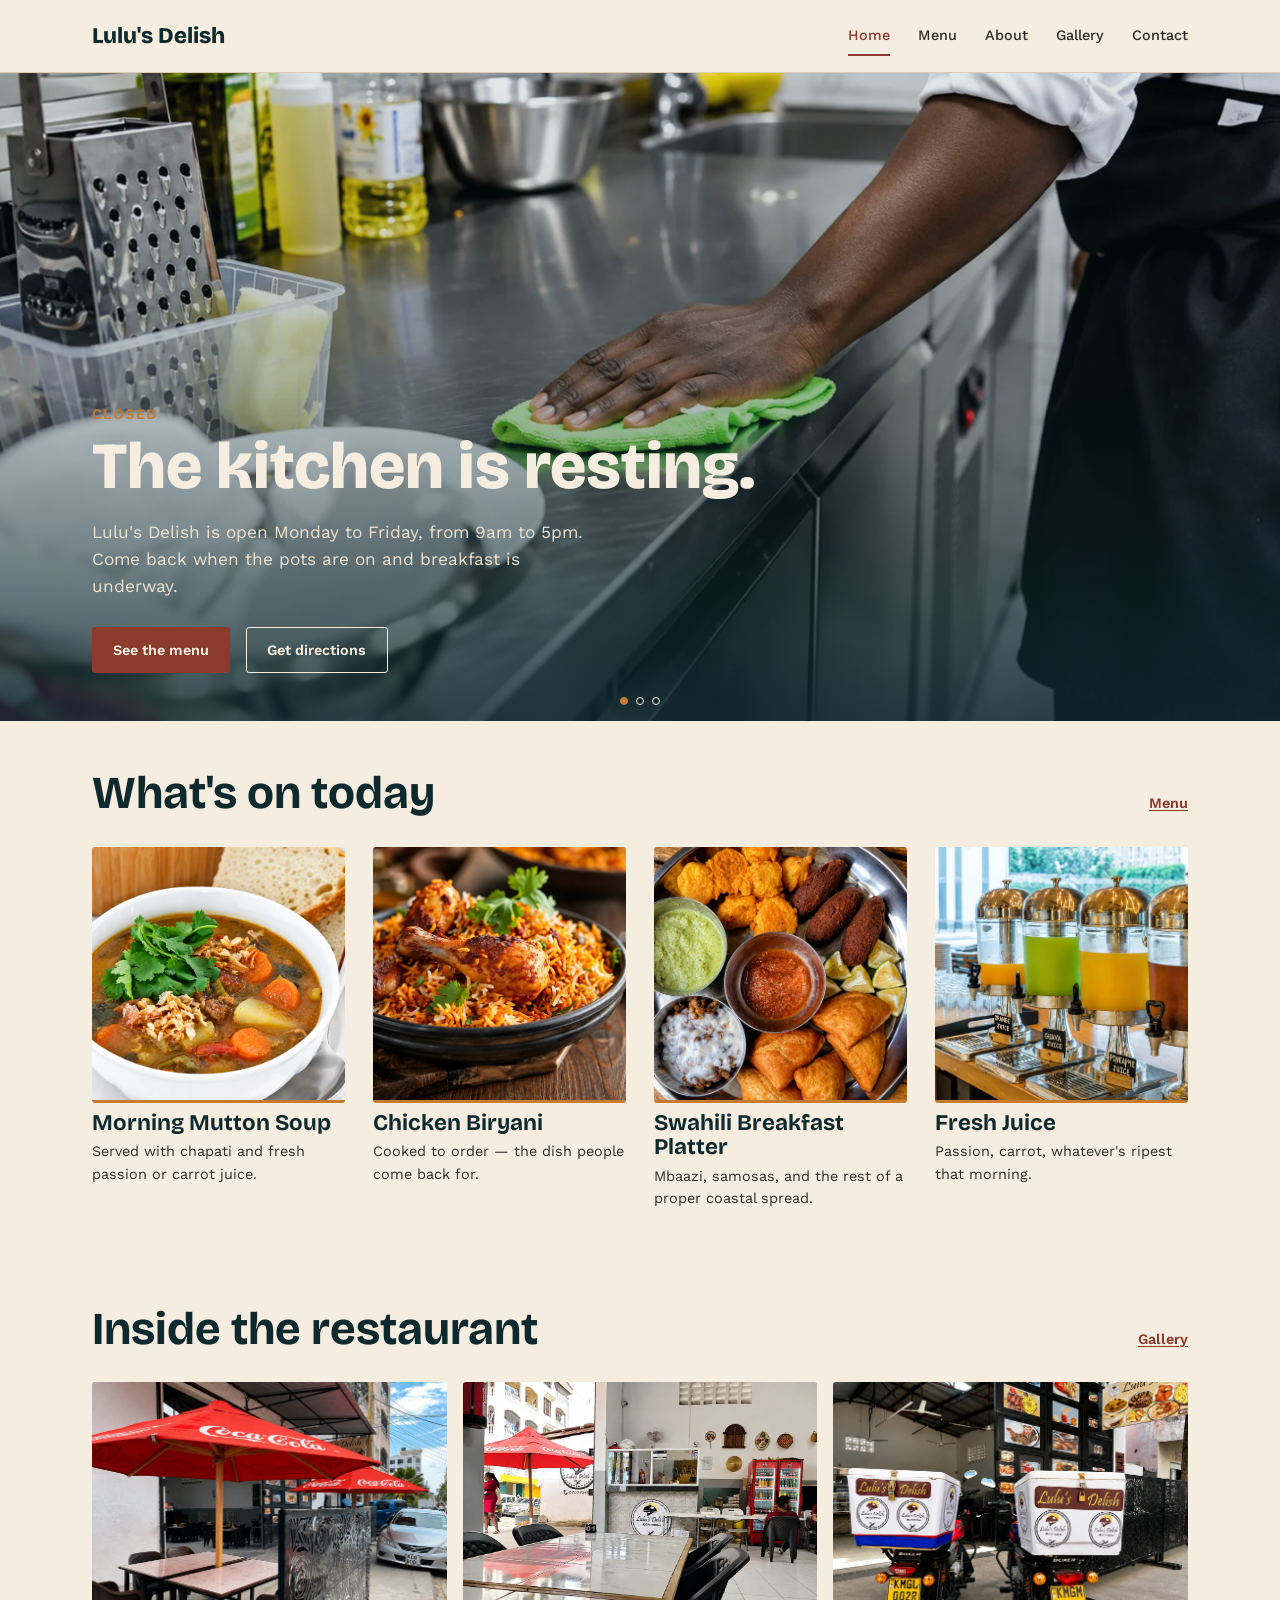
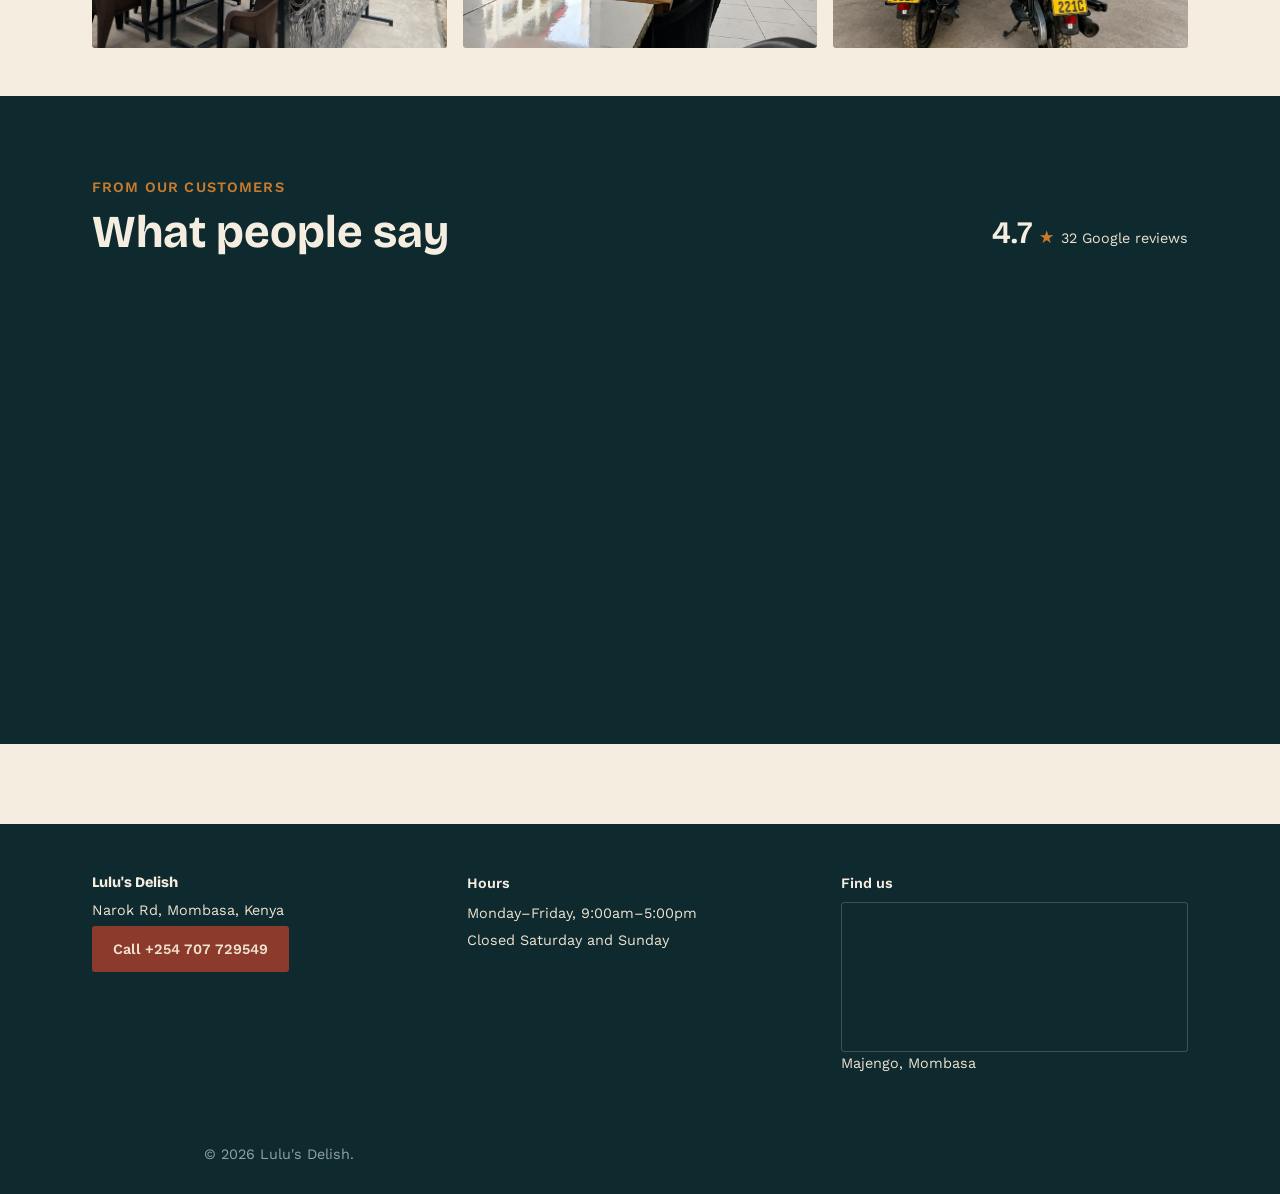
<file: index.html>
<!DOCTYPE html>
<html lang="en">
<head>
    <meta charset="UTF-8">
    <meta name="viewport" content="width=device-width, initial-scale=1.0">
    <title>Lulu's Delish | Mombasa's Coastal Breakfast</title>
    <meta name="description"
          content="Lulu's Delish serves Swahili coastal breakfast, mutton soup, chicken biryani, wali wa vitungu and fresh juice in Majengo, Mombasa.">
    <link rel="icon" type="image/webp" href="images-webp/icons/favicon.webp">

    <link rel="preconnect" href="https://fonts.googleapis.com">
    <link rel="preconnect" href="https://fonts.gstatic.com" crossorigin>
    <link href="https://fonts.googleapis.com/css2?family=Bricolage+Grotesque:opsz,wght@12..96,400..800&family=Work+Sans:wght@400;500;600&display=swap" rel="stylesheet">

    <link rel="canonical" href="https://lulus-delish.netlify.app/">
    <meta name="theme-color" content="#173C42">
    
    <!-- Open Graph -->
    <meta property="og:type" content="website">
    <meta property="og:title" content="Lulu's Delish — Mombasa's Coastal Breakfast">
    <meta property="og:description" content="Swahili coastal breakfast, mutton soup, chicken biryani, wali wa vitungu, fresh juice and more at Lulu's Delish in Majengo, Mombasa.">
    <meta property="og:image" content="https://lulus-delish.netlify.app/images-webp/hero/og-image.webp">
    <meta property="og:image:width" content="1200">
    <meta property="og:image:height" content="630">
    <meta property="og:url" content="https://lulus-delish.netlify.app/">
    
    <!-- X Card -->
    <meta name="twitter:card" content="summary_large_image">
    <meta name="twitter:title" content="Lulu's Delish — Mombasa's Coastal Breakfast">
    <meta name="twitter:description" content="Swahili coastal breakfast, mutton soup, chicken biryani, wali wa vitungu, fresh juice and more at Lulu's Delish in Majengo, Mombasa.">
    <meta name="twitter:image" content="https://lulus-delish.netlify.app/images-webp/hero/og-image.webp">
    
    <link rel="stylesheet" href="css/index.css">
    <noscript><style>[data-reveal]{opacity:1!important;transform:none!important}</style></noscript>
    <script type="application/ld+json">
    {
      "@context": "https://schema.org",
      "@type": "Restaurant",
      "name": "Lulu's Delish",
      "image": "https://lulus-delish.netlify.app/images-webp/hero/og-image.webp",
      "url": "https://lulus-delish.netlify.app/",
      "telephone": "+254707729549",
      "servesCuisine": ["Swahili", "Kenyan", "Coastal"],
      "priceRange": "KSh 500\u20131,000",
      "address": {
        "@type": "PostalAddress",
        "streetAddress": "Narok Rd, Majengo",
        "addressLocality": "Mombasa",
        "addressCountry": "KE"
      },
      "geo": {
        "@type": "GeoCoordinates",
        "latitude": -4.0506726,
        "longitude": 39.6610266
      },
      "openingHoursSpecification": {
        "@type": "OpeningHoursSpecification",
        "dayOfWeek": [
          "Monday", "Tuesday", "Wednesday", "Thursday", "Friday"
        ],
        "opens": "09:00",
        "closes": "17:00"
      },
      "aggregateRating": {
        "@type": "AggregateRating",
        "ratingValue": "4.7",
        "reviewCount": "32"
      }
    }
    </script>
</head>

<body>
    <!-- Navigation -->
    <input type="checkbox" id="nav-toggle" class="nav-toggle-input" hidden>
    <header class="site-header">
        <div class="site-header__inner">
            <a href="index.html" class="wordmark">
                Lulu's Delish
            </a>
            <label for="nav-toggle" class="nav-toggle" aria-label="Open menu">
                <span></span>
                <span></span>
                <span></span>
            </label>
            <nav class="site-nav" aria-label="Primary">
                <a href="index.html" class="is-active">Home</a>
                <a href="menu.html">Menu</a>
                <a href="about.html">About</a>
                <a href="gallery.html">Gallery</a>
                <a href="contact.html">Contact</a>
            </nav>
        </div>
    </header>


    <main>
    <!-- ============================================
     Hero
     ============================================ -->
<section class="hero">
    <div class="hero__carousel"
         data-carousel
         aria-roledescription="carousel"
         aria-label="Photos of Lulu's Delish">

        <ul class="hero__slides">

            <li class="hero__slide is-active">
                <img
                    id="hero-image-1"
                    src="images-webp/hero/morning-a.webp"
                    alt="Mutton soup served at Lulu's Delish">
            </li>

            <li class="hero__slide">
                <img
                    id="hero-image-2"
                    src="images-webp/hero/morning-2.webp"
                    alt="Mahamri and mbaazi breakfast at Lulu's Delish">
            </li>

            <li class="hero__slide">
                <img
                    id="hero-image-3"
                    src="images-webp/hero/morning-3.webp"
                    alt="Coastal breakfast served at Lulu's Delish">
            </li>

        </ul>

        <div class="hero__scrim" aria-hidden="true"></div>

        <div class="hero__overlay wrap">

            <p class="hero__period" id="hero-period">
                Morning
            </p>

            <h1 id="hero-title">
                Mornings taste better here.
            </h1>

            <p class="hero__lede" id="hero-description">
                The first plates come out warm. Mutton soup, mahamri,
                mbaazi and fresh juice. The kind of breakfast that sets
                the pace for the day.
            </p>

            <div class="hero__actions">
                <a class="btn btn--primary" href="menu.html">
                    See the menu
                </a>

                <a
                    class="btn btn--ghost"
                    href="https://maps.app.goo.gl/cxGqMgV8AGxuhGaVA"
                    target="_blank"
                    rel="noopener">
                    Get directions
                </a>
            </div>

        </div>

        <div class="hero__dots"
             role="tablist"
             aria-label="Slide navigation">

            <button
                type="button"
                class="hero__dot is-active"
                role="tab"
                aria-selected="true"
                aria-label="Show photo 1">
            </button>

            <button
                type="button"
                class="hero__dot"
                role="tab"
                aria-selected="false"
                aria-label="Show photo 2">
            </button>

            <button
                type="button"
                class="hero__dot"
                role="tab"
                aria-selected="false"
                aria-label="Show photo 3">
            </button>

        </div>

    </div>
</section>

        <!-- ============================================
             Today's dishes
             ============================================ -->
        <section class="dishes">
            <div class="wrap">
                <div class="section-head">
                    <h2>What's on today</h2>
                    <a href="menu.html" class="text-link">
                        Menu
                    </a>
                </div>
                <div class="dishes__grid">
                    <article class="dish-card" data-reveal>
                        <div class="dish-card__media">
                            <img
                                src="images-webp/food/mutton-soup.webp"
                                alt="Morning Mutton Soup">
                        </div>
                        <h3>Morning Mutton Soup</h3>
                        <p>
                            Served with chapati and fresh passion or carrot juice.
                        </p>
                    </article>
                    <article class="dish-card" data-reveal>
                        <div class="dish-card__media">
                            <img
                                src="images-webp/food/biryani.webp"
                                alt="Chicken Biryani">
                        </div>
                        <h3>Chicken Biryani</h3>
                        <p>
                            Cooked to order — the dish people come back for.
                        </p>
                    </article>
                    <article class="dish-card" data-reveal>
                        <div class="dish-card__media">
                            <img
                                src="images-webp/food/breakfast.webp"
                                alt="Swahili Breakfast Platter">
                        </div>
                        <h3>Swahili Breakfast Platter</h3>
                        <p>
                            Mbaazi, samosas, and the rest of a proper coastal spread.
                        </p>
                    </article>
                    <article class="dish-card" data-reveal>
                        <div class="dish-card__media">
                            <img
                                src="images-webp/food/drinks.webp"
                                alt="Fresh Juice">
                        </div>
                        <h3>Fresh Juice</h3>
                        <p>
                            Passion, carrot, whatever's ripest that morning.
                        </p>
                    </article>
                </div>
            </div>
        </section>

        <!-- ============================================
             Gallery preview
             ============================================ -->
        <section class="gallery-preview">
            <div class="wrap">
                <div class="section-head">
                    <h2>Inside the restaurant</h2>
                    <a href="gallery.html" class="text-link">
                        Gallery
                    </a>
                </div>
                <div class="gallery-preview__strip" data-reveal>
                    <img
                        src="images-webp/gallery/restaurant.webp"
                        alt="Dining area at Lulu's Delish">
                    <img
                        src="images-webp/gallery/restaurant-2.webp"
                        alt="Kitchen preparation at Lulu's Delish">
                    <img
                        src="images-webp/gallery/restaurant-3.webp"
                        alt="A table set at Lulu's Delish">
                </div>
            </div>
        </section>

        <!-- ============================================
             Reviews
             ============================================ -->
        <section class="reviews">
            <div class="wrap">
                <div class="reviews__header">
                    <div>
                        <p class="reviews__eyebrow">
                            From our customers
                        </p>
                        <h2>
                            What people say
                        </h2>
                    </div>
                    <div
                        class="reviews__rating"
                        aria-label="4.7 out of 5 stars from 32 reviews">
                        <strong>4.7</strong>
                        <span>★</span>
                        <small>
                            32 Google reviews
                        </small>
                    </div>
                </div>
                <div class="reviews__layout">
                    <!-- Featured review -->
                    <blockquote class="review-featured" data-reveal>
                        <span
                            class="review-featured__mark"
                            aria-hidden="true">
                            "
                        </span>
                        <p>
                            Fresh and delicious food, excellent service, a quiet atmosphere, no waiting time, and convenient free street parking; especially loved the morning mutton soup with chapati and fresh juice!
                        </p>
                        <cite>
                            Hamza Farooque
                        </cite>
                    </blockquote>
                    <!-- Supporting reviews -->
                    <div class="reviews__list" data-reveal="delay">
                        <blockquote class="review-card">
                            <p>
                                "I absolutely loved the wali wa vitungu and chicken biryani – packed with flavor and cooked to perfection! Paired with a cold passion juice, it was the perfect combo."
                            </p>
                            <cite>
                                Elham Fey · Google review
                            </cite>
                        </blockquote>
                        <blockquote class="review-card">
                            <p>
                                "For traditional Swahili coastal breakfast try
                                this place. Their platter is amazing and
                                extremely filling."
                            </p>
                            <cite>
                                The Ghost · Google review
                            </cite>
                        </blockquote>
                    </div>
                </div>
            </div>
        </section>
    </main>

    <!-- Footer -->
    <footer class="site-footer">
        <div class="site-footer__inner">
            <div class="site-footer__block">
                <p class="wordmark wordmark--footer">Lulu's Delish</p>
                <p>Narok Rd, Mombasa, Kenya</p>
                <p>
                    <a class="btn btn--primary" href="tel:+254707729549">
                        Call +254 707 729549
                    </a>
                </p>
            </div>

            <div class="site-footer__block">
                <p class="footer-heading">Hours</p>
                <p>Monday–Friday, 9:00am–5:00pm</p>
                <p>Closed Saturday and Sunday</p>
            </div>

            <div class="site-footer__block">
            <p class="footer-heading">Find us</p>
            <div class="footer-map">
                <iframe
                    src="https://www.google.com/maps?q=Lulu%27s+Delish,+Mombasa&output=embed"
                    loading="lazy"
                    referrerpolicy="no-referrer-when-downgrade"
                    title="Map showing Lulu's Delish in Mombasa">
                </iframe>
            </div>

            <p class="footer-location">Majengo, Mombasa</p>
            </div>

        </div>
        <p class="site-footer__fine">
            &copy; 2026 Lulu's Delish.
        </p>
    </footer>
    <script src="js/main.js"></script>
</body>
</html>
</file>
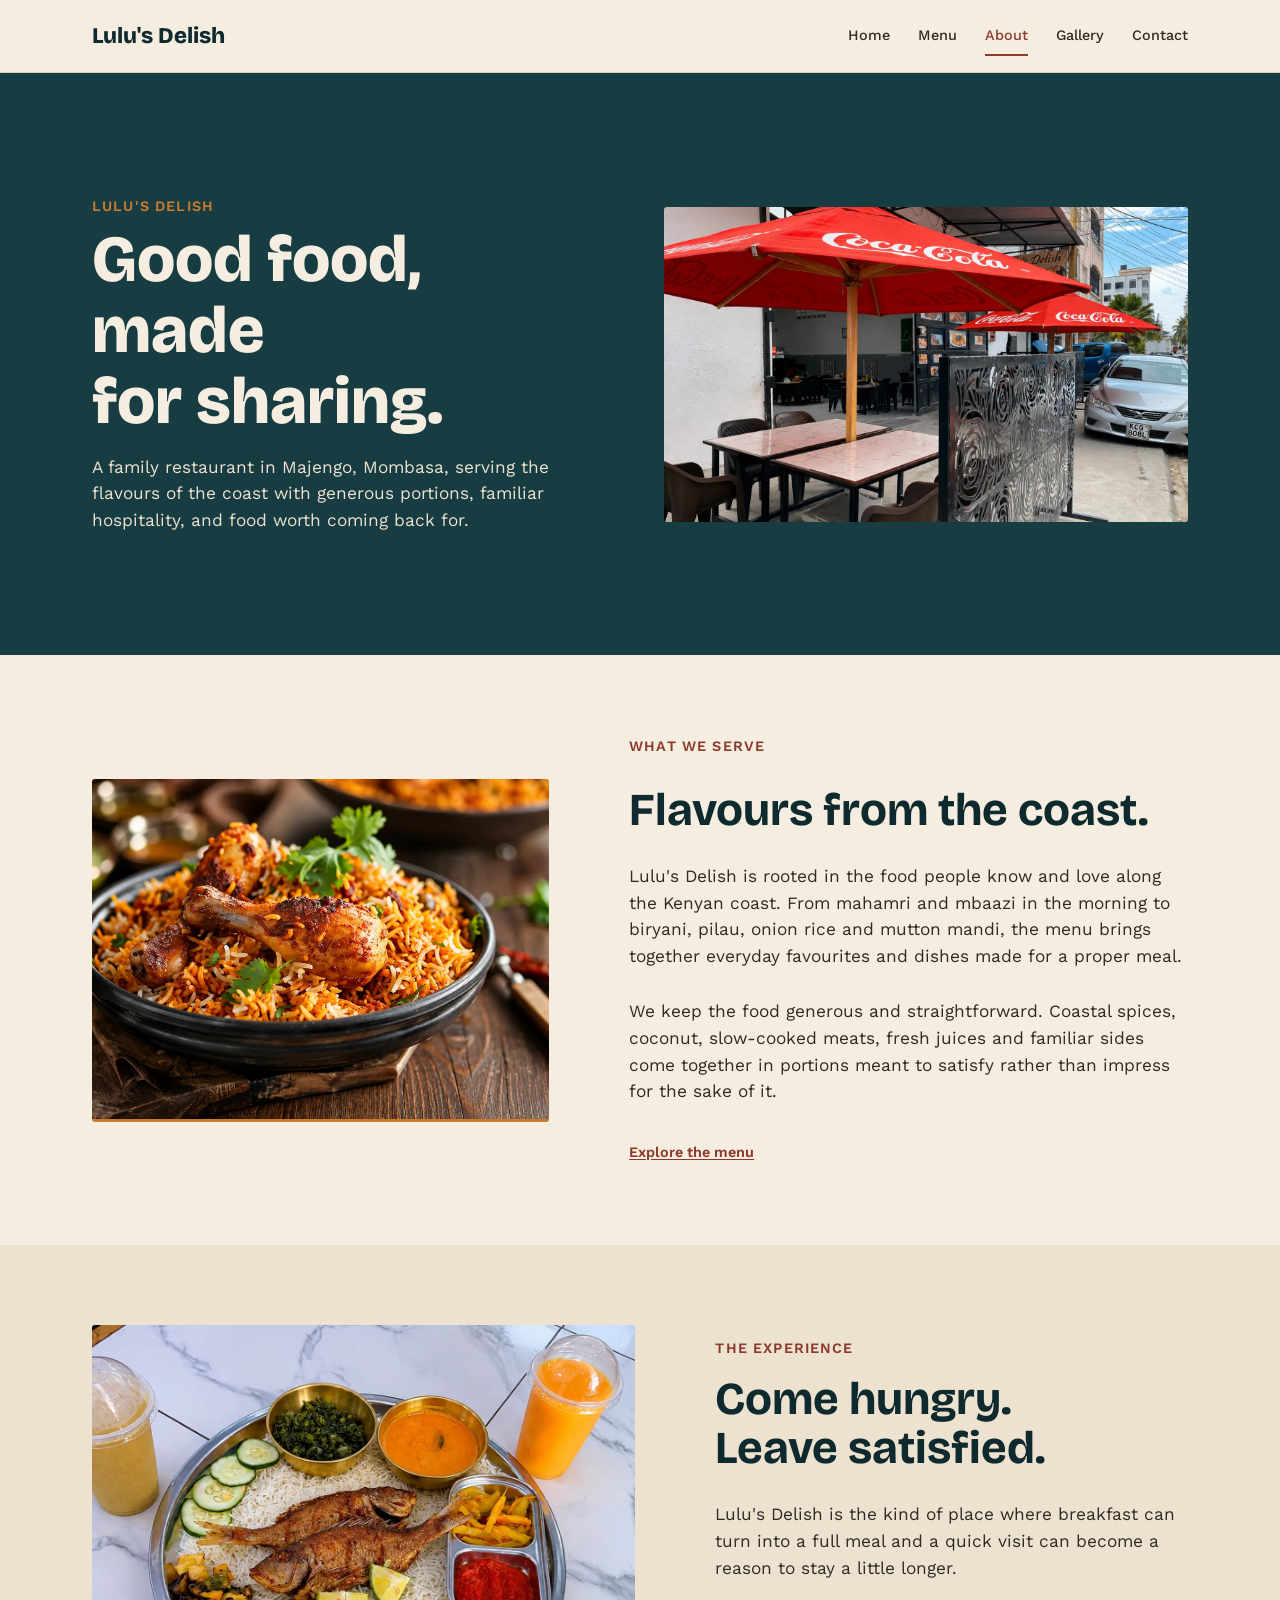
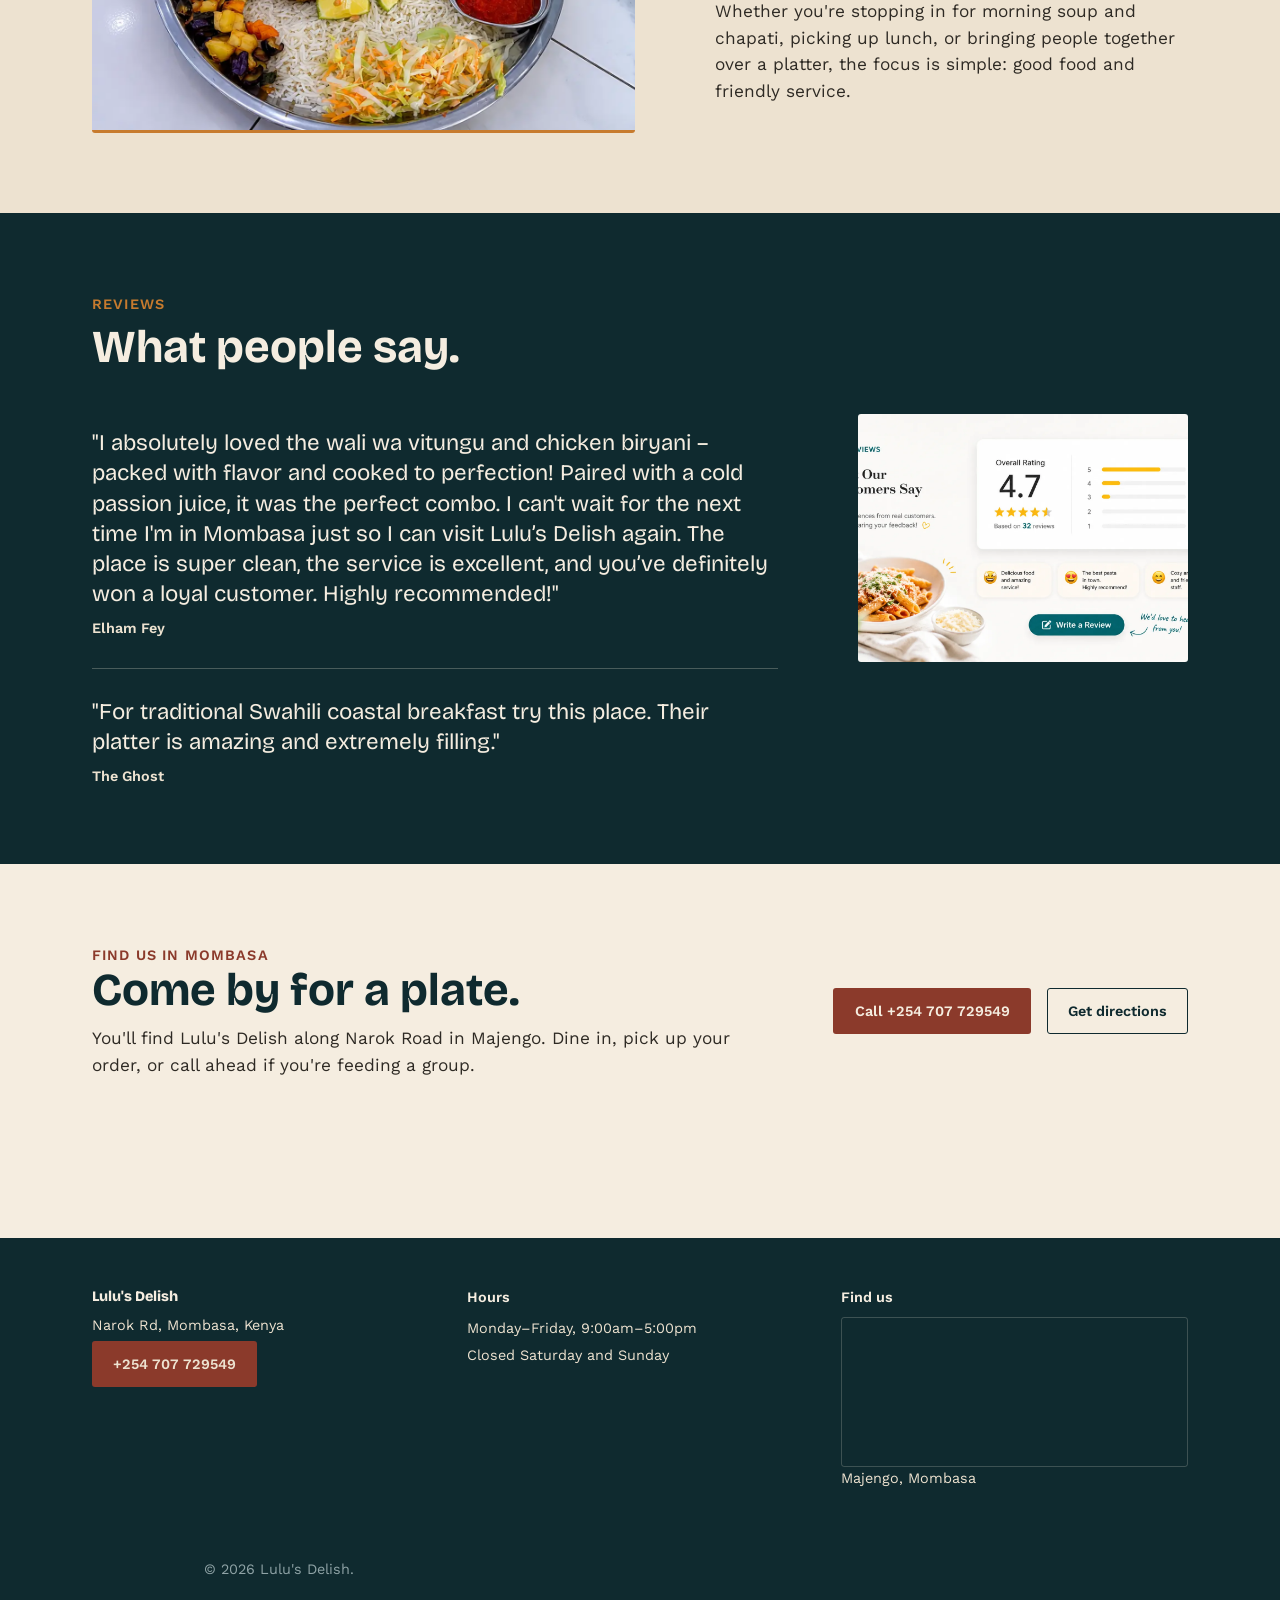
<file: about.html>
<!DOCTYPE html>
<html lang="en">
<head>
    <meta charset="UTF-8">
    <meta name="viewport" content="width=device-width, initial-scale=1.0">
    <title>About | Lulu's Delish</title>
    <meta
        name="description"
        content="About Lulu's Delish, a family restaurant in Majengo, Mombasa serving traditional Swahili coastal breakfast, generous meals, fresh juices, and food made for sharing."
    >
    <link rel="icon" type="image/webp" href="images-webp/icons/favicon.webp">

    <link rel="preconnect" href="https://fonts.googleapis.com">
    <link rel="preconnect" href="https://fonts.gstatic.com" crossorigin>
    <link href="https://fonts.googleapis.com/css2?family=Bricolage+Grotesque:opsz,wght@12..96,400..800&family=Work+Sans:wght@400;500;600&display=swap" rel="stylesheet">

    <link rel="canonical" href="https://lulus-delish.netlify.app/about.html">
    <meta name="theme-color" content="#173C42">

    <meta property="og:type" content="restaurant.restaurant">
    <meta property="og:title" content="About | Lulu's Delish">
    <meta property="og:description" content="About Lulu's Delish, a family restaurant in Majengo, Mombasa serving traditional Swahili coastal breakfast, generous meals, fresh juices, and food made for sharing.">
    <meta property="og:url" content="https://lulus-delish.netlify.app/about.html">
    <meta property="og:image" content="https://lulus-delish.netlify.app/images-webp/hero/og-image.webp">
    <meta property="og:locale" content="en_KE">
    <meta property="og:site_name" content="Lulu's Delish">

    <meta name="twitter:card" content="summary_large_image">
    <meta name="twitter:title" content="About | Lulu's Delish">
    <meta name="twitter:description" content="About Lulu's Delish, a family restaurant in Majengo, Mombasa serving traditional Swahili coastal breakfast, generous meals, fresh juices, and food made for sharing.">
    <meta name="twitter:image" content="https://lulus-delish.netlify.app/images-webp/hero/og-image.webp">

    <!-- Open Graph -->
    <meta property="og:type" content="website">
    <meta property="og:title" content="About Lulu's Delish — Mombasa">
    <meta property="og:description" content="Discover Lulu's Delish, a Mombasa restaurant serving authentic Swahili coastal dishes, breakfast, biryani, fresh juices and more.">
    <meta property="og:image" content="https://lulus-delish.netlify.app/images-webp/hero/og-image.webp">
    <meta property="og:image:width" content="1200">
    <meta property="og:image:height" content="630">
    <meta property="og:url" content="https://lulus-delish.netlify.app/about.html">
    
    <!-- X Card -->
    <meta name="twitter:card" content="summary_large_image">
    <meta name="twitter:title" content="About Lulu's Delish — Mombasa">
    <meta name="twitter:description" content="Discover Lulu's Delish, a Mombasa restaurant serving authentic Swahili coastal dishes, breakfast, biryani, fresh juices and more.">
    <meta name="twitter:image" content="https://lulus-delish.netlify.app/images-webp/hero/og-image.webp">
    <link rel="stylesheet" href="css/about.css">
    <noscript><style>[data-reveal]{opacity:1!important;transform:none!important}</style></noscript>
</head>

<body>
    <!-- Navigation -->
    <input type="checkbox" id="nav-toggle" class="nav-toggle-input" hidden>
    <header class="site-header">
        <div class="site-header__inner">
            <a href="index.html" class="wordmark">
                Lulu's Delish
            </a>
            <label for="nav-toggle" class="nav-toggle" aria-label="Open menu">
                <span></span>
                <span></span>
                <span></span>
            </label>
            <nav class="site-nav" aria-label="Primary">
                <a href="index.html">Home</a>
                <a href="menu.html">Menu</a>
                <a href="about.html" class="is-active">About</a>
                <a href="gallery.html">Gallery</a>
                <a href="contact.html">Contact</a>
            </nav>
        </div>
    </header>

    <main>
        <!-- ============================================
             About introduction
             ============================================ -->
        <section class="about-hero">
            <div class="wrap about-hero__inner">
                <div class="about-hero__content">
                    <p class="about-hero__eyebrow">Lulu's Delish</p>

                    <h1>Good food, made<br>for sharing.</h1>

                    <p class="about-hero__lede">
                        A family restaurant in Majengo, Mombasa, serving the flavours of the coast with generous portions, familiar hospitality, and food worth coming back for.
                    </p>
                </div>

                <div class="about-hero__image">
                    <img
                        src="images-webp/gallery/restaurant.webp"
                        alt="Lulu's Delish restaurant in Majengo, Mombasa"
                    >
                </div>
            </div>
        </section>

        <!-- ============================================
             Our food
             ============================================ -->
        <section class="about-story">
            <div class="wrap about-story__grid">

                <div class="about-story__image" data-reveal>
                    <img
                        src="images-webp/gallery/coastal-food.webp"
                        alt="Coastal food served at Lulu's Delish"
                    >
                </div>

                <div class="about-story__copy" data-reveal="delay">
                    <p class="section-eyebrow">What we serve</p>

                    <h2>Flavours from the coast.</h2>

                    <p>
                        Lulu's Delish is rooted in the food people know and love along the Kenyan coast. From mahamri and mbaazi in the morning to biryani, pilau, onion rice and mutton mandi, the menu brings together everyday favourites and dishes made for a proper meal.
                    </p>

                    <p>
                        We keep the food generous and straightforward. Coastal spices, coconut, slow-cooked meats, fresh juices and familiar sides come together in portions meant to satisfy rather than impress for the sake of it.
                    </p>

                    <a href="menu.html" class="text-link">
                        Explore the menu
                    </a>
                </div>

            </div>
        </section>

        <!-- ============================================
             Hospitality
             ============================================ -->
        <section class="about-hospitality">
            <div class="wrap about-hospitality__grid">
                <div class="about-hospitality__image" data-reveal>
                    <img
                        src="images-webp/gallery/food-drink.webp"
                        alt="Food and drink at Lulu's Delish"
                    >
                </div>

                <div class="about-hospitality__content" data-reveal="delay">
                    <p class="section-eyebrow">The experience</p>
                    <h2>Come hungry.<br>Leave satisfied.</h2>
                    <p>
                        Lulu's Delish is the kind of place where breakfast can
                        turn into a full meal and a quick visit can become a
                        reason to stay a little longer.
                    </p>
                    <p>
                        Whether you're stopping in for morning soup and
                        chapati, picking up lunch, or bringing people together
                        over a platter, the focus is simple: good food and
                        friendly service.
                    </p>
                </div>
            </div>
        </section>


        <!-- ============================================
             What people say
             ============================================ -->
        <section class="about-reviews">
            <div class="wrap about-reviews__grid">

                <div class="about-reviews__content" data-reveal>
                    <p class="section-eyebrow">Reviews</p>

                    <h2>What people say.</h2>

                    <div class="reviews-carousel" aria-label="Customer reviews">
                        <div class="reviews-carousel__viewport">
                            <div class="reviews-carousel__track">

                                <article class="review">
                                    <p class="review__text">
                                        "I absolutely loved the wali wa vitungu and chicken biryani – packed with flavor and cooked to perfection! Paired with a cold passion juice, it was the perfect combo. I can't wait for the next time I'm in Mombasa just so I can visit Lulu’s Delish again. The place is super clean, the service is excellent, and you’ve definitely won a loyal customer. Highly recommended!"
                                    </p>
                                    <p class="review__author">Elham Fey</p>
                                </article>

                                <article class="review">
                                    <p class="review__text">
                                        "For traditional Swahili coastal breakfast
                                        try this place. Their platter is amazing
                                        and extremely filling."
                                    </p>
                                    <p class="review__author">The Ghost</p>
                                </article>

                                <article class="review">
                                    <p class="review__text">
                                        "Food was great, and owner is very kind.
                                        Breakfast was amazing, and would definitely
                                        recommend travelers to Mombasa find their
                                        way over."
                                    </p>
                                    <p class="review__author">Liz Wimmer</p>
                                </article>

                                <article class="review">
                                    <p class="review__text">
                                        "Very nice and fresh food served. Morning
                                        mutton soup was the best served with chapati
                                        and fresh passion and carrot juice."
                                    </p>
                                    <p class="review__author">Hamza Farooque</p>
                                </article>

                                <article class="review">
                                    <p class="review__text">
                                        "Ordered Eid ul Adha biriani from here and it was amazing ma sha Allah tabarakaAllah keep up the amazing work"
                                    </p>
                                    <p class="review__author">Wiam Mandhry</p>
                                </article>

                                <article class="review">
                                    <p class="review__text">
                                        "The food was very delicious! And quite affordable too!!!"
                                    </p>
                                    <p class="review__author">Alex Tibwitta</p>
                                </article>

                                <article class="review">
                                    <p class="review__text">
                                        "Fantastic food, exceptional service, neat and cool place!"
                                    </p>
                                    <p class="review__author">Derrick Nzyoki</p>
                                </article>

                                <article class="review">
                                    <p class="review__text">
                                        "Great food and very friendly staff!"
                                    </p>
                                    <p class="review__author">GMatthias Raemaekers</p>
                                </article>

                                <article class="review">
                                    <p class="review__text">
                                        "Best food 😋"
                                    </p>
                                    <p class="review__author">Feisal Khan</p>
                                </article>

                                <article class="review">
                                    <p class="review__text">
                                        "The best place in Mombasa for an affordable and authentic Swahili breakfast. The staff are great, the atmosphere is quite good, the restaurant is clean the toilets are clean too and it was totally worth the drive."
                                    </p>
                                    <p class="review__author">Nassir Mohamed</p>
                                </article>

                                <!-- Duplicate set for seamless looping -->

                                <article class="review" aria-hidden="true">
                                    <p class="review__text">
                                        "Very, very friendly owner and delicious food. Definitely recommended!"
                                    </p>
                                    <p class="review__author">Sonja Topp</p>
                                </article>

                                <article class="review" aria-hidden="true">
                                    <p class="review__text">
                                        "For traditional Swahili coastal breakfast
                                        try this place. Their platter is amazing
                                        and extremely filling."
                                    </p>
                                    <p class="review__author">The Ghost</p>
                                </article>

                                <article class="review" aria-hidden="true">
                                    <p class="review__text">
                                        "Food was great, and owner is very kind.
                                        Breakfast was amazing, and would definitely
                                        recommend travelers to Mombasa find their
                                        way over."
                                    </p>
                                    <p class="review__author">Liz Wimmer</p>
                                </article>

                                <article class="review" aria-hidden="true">
                                    <p class="review__text">
                                        "Very nice and fresh food served. Morning
                                        mutton soup was the best served with chapati
                                        and fresh passion and carrot juice."
                                    </p>
                                    <p class="review__author">Hamza Farooque</p>
                                </article>

                                <article class="review" aria-hidden="true">
                                    <p class="review__text">
                                        "Very nice biryani"
                                    </p>
                                    <p class="review__author">Julius Ndumbi</p>
                                </article>

                                <article class="review" aria-hidden="true">
                                    <p class="review__text">
                                        "A great spot for authentic coastal food.
                                        The flavours are familiar, comforting and
                                        very well prepared."
                                    </p>
                                    <p class="review__author">Google reviewer</p>
                                </article>

                                <article class="review" aria-hidden="true">
                                    <p class="review__text">
                                        "The portions are generous and the service
                                        is friendly. Definitely worth coming back
                                        to."
                                    </p>
                                    <p class="review__author">Google reviewer</p>
                                </article>

                                <article class="review" aria-hidden="true">
                                    <p class="review__text">
                                        "Loved the breakfast platter. Everything
                                        tasted fresh and the food was very filling."
                                    </p>
                                    <p class="review__author">Google reviewer</p>
                                </article>

                                <article class="review" aria-hidden="true">
                                    <p class="review__text">
                                        "Good food, good portions and welcoming
                                        service. A solid place to eat in Mombasa."
                                    </p>
                                    <p class="review__author">Google reviewer</p>
                                </article>

                                <article class="review" aria-hidden="true">
                                    <p class="review__text">
                                        "The traditional dishes were delicious and
                                        full of flavour. Would happily visit again."
                                    </p>
                                    <p class="review__author">Google reviewer</p>
                                </article>

                            </div>
                        </div>
                    </div>
                </div>

                <div class="about-reviews__image" data-reveal="delay">
                    <img
                        src="images-webp/gallery/google-reviews.webp"
                        alt="Lulu's Delish Google Reviews"
                    >
                </div>

            </div>
        </section>

        <!-- ============================================
             Visit
             ============================================ -->
        <section class="about-visit">
            <div class="wrap about-visit__inner">
                <div>
                    <p class="section-eyebrow">Find us in Mombasa</p>

                    <h2>Come by for a plate.</h2>
                    <p>
                        You'll find Lulu's Delish along Narok Road in
                        Majengo. Dine in, pick up your order, or call ahead
                        if you're feeding a group.
                    </p>
                </div>

                <div class="about-visit__actions">
                    <a
                        class="btn btn--primary"
                        href="tel:+254707729549"
                    >
                        Call +254 707 729549
                    </a>

                    <a
                        class="btn btn--ghost"
                        href="https://maps.app.goo.gl/cxGqMgV8AGxuhGaVA"
                        target="_blank"
                        rel="noopener"
                    >
                        Get directions
                    </a>
                </div>
            </div>
        </section>
    </main>

    <!-- Footer -->
    <footer class="site-footer">
        <div class="site-footer__inner">
            <div class="site-footer__block">
                <p class="wordmark wordmark--footer">
                    Lulu's Delish
                </p>
                <p>Narok Rd, Mombasa, Kenya</p>
                <p>
                    <a
                        class="btn btn--primary"
                        href="tel:+254707729549"
                    >
                        +254 707 729549
                    </a>
                </p>
            </div>

            <div class="site-footer__block">
                <p class="footer-heading">Hours</p>
                <p>Monday–Friday, 9:00am–5:00pm</p>
                <p>Closed Saturday and Sunday</p>
            </div>

            <div class="site-footer__block">
            <p class="footer-heading">Find us</p>
            <div class="footer-map">
                <iframe
                    src="https://www.google.com/maps?q=Lulu%27s+Delish,+Mombasa&output=embed"
                    loading="lazy"
                    referrerpolicy="no-referrer-when-downgrade"
                    title="Map showing Lulu's Delish in Mombasa">
                </iframe>
            </div>

            <p class="footer-location">Majengo, Mombasa</p>
            </div>
        </div>
        <p class="site-footer__fine">
            &copy; 2026 Lulu's Delish.
        </p>
    </footer>

    <script src="js/main.js"></script>
</body>
</html>
</file>
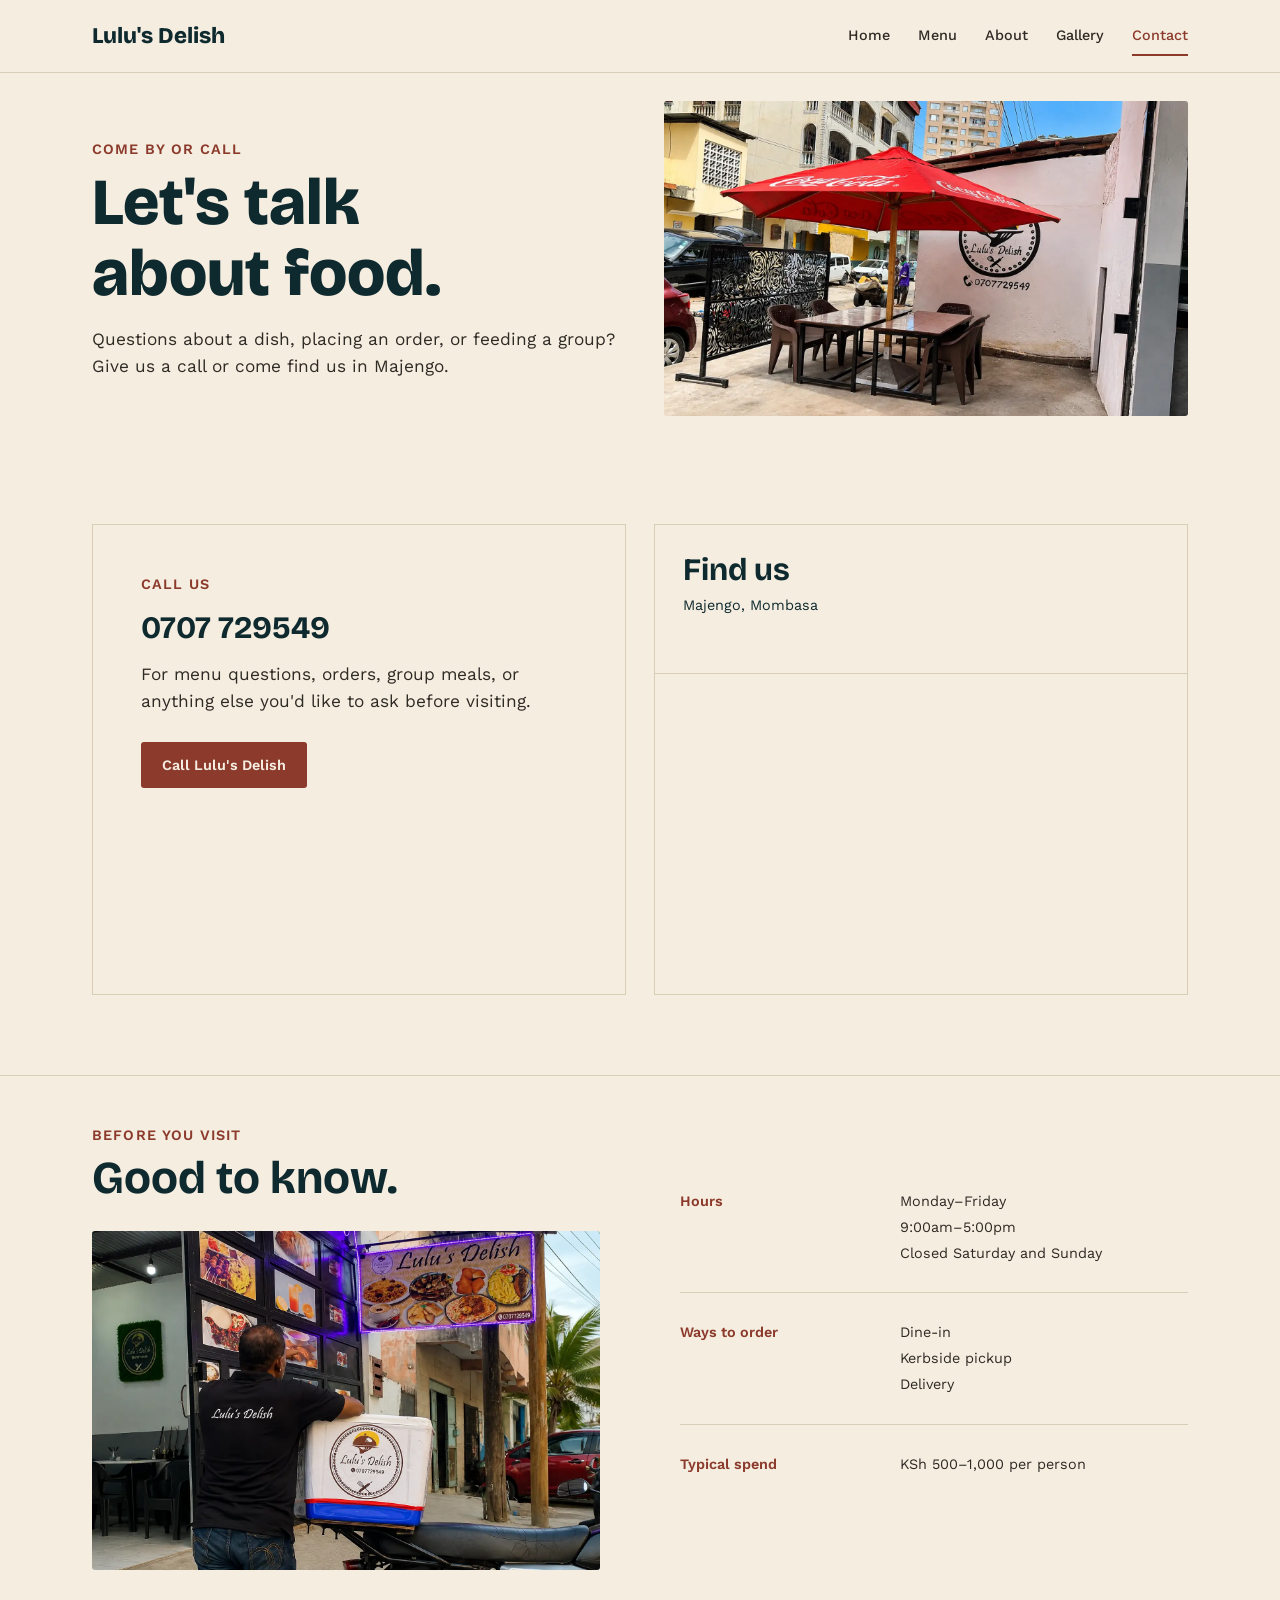
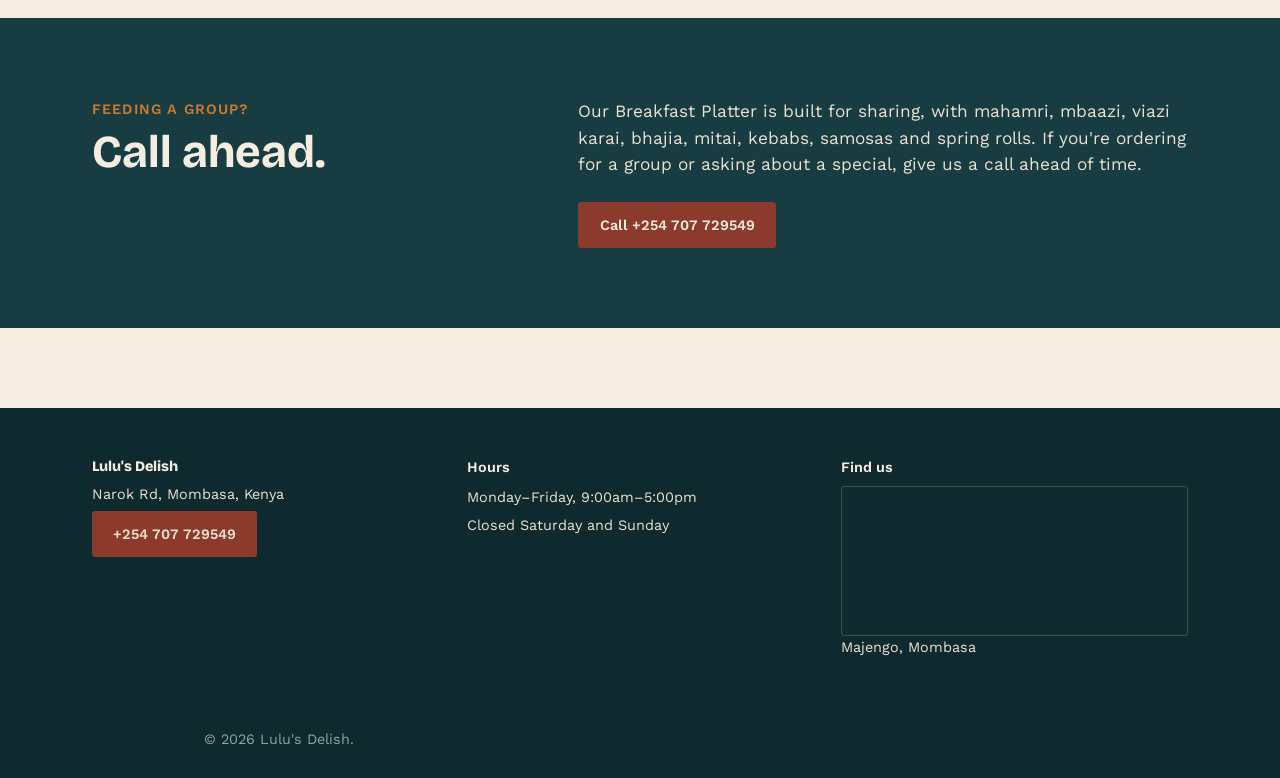
<file: contact.html>
<!DOCTYPE html>
<html lang="en">
<head>
    <meta charset="UTF-8">
    <meta name="viewport" content="width=device-width, initial-scale=1.0">
    <title>Contact | Lulu's Delish</title>
    <meta
        name="description"
        content="Contact Lulu's Delish in Majengo, Mombasa. Call for orders, questions about the menu, directions, or group meals."
    >
    <link rel="icon" type="image/webp" href="images-webp/icons/favicon.webp">
    
    <link rel="preconnect" href="https://fonts.googleapis.com">
    <link rel="preconnect" href="https://fonts.gstatic.com" crossorigin>
    <link href="https://fonts.googleapis.com/css2?family=Bricolage+Grotesque:opsz,wght@12..96,400..800&family=Work+Sans:wght@400;500;600&display=swap" rel="stylesheet">

    <link rel="canonical" href="https://lulus-delish.netlify.app/contact.html">
    <meta name="theme-color" content="#173C42">

    <meta property="og:type" content="restaurant.restaurant">
    <meta property="og:title" content="Contact | Lulu's Delish">
    <meta property="og:description" content="Contact Lulu's Delish in Majengo, Mombasa. Call for orders, questions about the menu, directions, or group meals.">
    <meta property="og:url" content="https://lulus-delish.netlify.app/contact.html">
    <meta property="og:image" content="https://lulus-delish.netlify.app/images-webp/hero/og-image.webp">
    <meta property="og:locale" content="en_KE">
    <meta property="og:site_name" content="Lulu's Delish">

    <meta name="twitter:card" content="summary_large_image">
    <meta name="twitter:title" content="Contact | Lulu's Delish">
    <meta name="twitter:description" content="Contact Lulu's Delish in Majengo, Mombasa. Call for orders, questions about the menu, directions, or group meals.">
    <meta name="twitter:image" content="https://lulus-delish.netlify.app/images-webp/hero/og-image.webp">

    <!-- Open Graph -->
    <meta property="og:type" content="website">
    <meta property="og:title" content="Contact Lulu's Delish — Mombasa">
    <meta property="og:description" content="Get in touch with Lulu's Delish in Majengo, Mombasa. Find our location, contact details and restaurant information.">
    <meta property="og:image" content="https://lulus-delish.netlify.app/images-webp/hero/og-image.webp">
    <meta property="og:image:width" content="1200">
    <meta property="og:image:height" content="630">
    <meta property="og:url" content="https://lulus-delish.netlify.app/contact.html">
    
    <!-- X Card -->
    <meta name="twitter:card" content="summary_large_image">
    <meta name="twitter:title" content="Contact Lulu's Delish — Mombasa">
    <meta name="twitter:description" content="Get in touch with Lulu's Delish in Majengo, Mombasa. Find our location, contact details and restaurant information.">
    <meta name="twitter:image" content="https://lulus-delish.netlify.app/images-webp/hero/og-image.webp">
    <link rel="stylesheet" href="css/contact.css">
    <noscript><style>[data-reveal]{opacity:1!important;transform:none!important}</style></noscript>
</head>

<body>
    <!--- ================ Navigation ================== --->
    <input type="checkbox" id="nav-toggle" class="nav-toggle-input" hidden>
    <header class="site-header">
        <div class="site-header__inner">
            <a href="index.html" class="wordmark">
                Lulu's Delish
            </a>
            <label for="nav-toggle" class="nav-toggle" aria-label="Open menu">
                <span></span>
                <span></span>
                <span></span>
            </label>
            <nav class="site-nav" aria-label="Primary">
                <a href="index.html">Home</a>
                <a href="menu.html">Menu</a>
                <a href="about.html">About</a>
                <a href="gallery.html">Gallery</a>
                <a href="contact.html" class="is-active">Contact</a>
            </nav>
        </div>
    </header>

    <main>
        <!-- ============================================
             Contact introduction
             ============================================ -->
        <section class="contact-hero">
            <div class="wrap contact-hero__inner">

                <div class="contact-hero__content">
                    <p class="contact-hero__eyebrow">Come by or call</p>

                    <h1>Let's talk<br>about food.</h1>

                    <p class="contact-hero__lede">
                        Questions about a dish, placing an order, or feeding
                        a group? Give us a call or come find us in Majengo.
                    </p>
                </div>

                <div class="contact-hero__image">
                    <img
                        src="images-webp/gallery/restaurant-contact.webp"
                        alt="Lulu's Delish restaurant in Majengo, Mombasa"
                    >
                </div>

            </div>
        </section>

        <!-- ============================================
             Contact details
             ============================================ -->
        <section class="contact-details">
            <div class="wrap contact-details__grid">
                <!-- Phone -->
                <div class="contact-card">
                    <p class="contact-card__label">Call us</p>
                    <h2>0707 729549</h2>
                    <p>
                        For menu questions, orders, group meals, or anything
                        else you'd like to ask before visiting.
                    </p>
                    <a
                        class="btn btn--primary"
                        href="tel:+254707729549"
                    >
                        Call Lulu's Delish
                    </a>
                </div>

                <!-- Location -->
                <div class="contact-card contact-card--map">
                <div class="contact-card__heading">
                    <h2>Find us</h2>
                    <p>Majengo, Mombasa</p>
                </div>

                <div class="map-frame">
                    <iframe
                        src="https://www.google.com/maps?q=Lulu%27s+Delish,+Mombasa&output=embed"
                        loading="lazy"
                        referrerpolicy="no-referrer-when-downgrade"
                        title="Map showing Lulu's Delish in Mombasa">
                    </iframe>
                </div>
            </div>
            </div>
        </section>

        <!-- ===========================================
             Visit information
             ============================================ -->
        <section class="contact-visit">
            <div class="wrap contact-visit__grid">

                <div class="contact-visit__left">
                    <div class="contact-visit__heading">
                        <p class="contact-section-eyebrow">
                            Before you visit
                        </p>
                        <h2>Good to know.</h2>
                    </div>

                    <div class="contact-visit__image" data-reveal>
                        <img
                            src="images-webp/gallery/restaurant-interior.webp"
                            alt="Inside Lulu's Delish restaurant in Mombasa"
                        >
                    </div>
                </div>

                <div class="contact-visit__information" data-reveal="delay">

                    <div class="contact-info-row">
                        <div>
                            <p class="contact-info-row__label">Hours</p>
                        </div>

                        <div>
                            <p>Monday–Friday</p>
                            <p>9:00am–5:00pm</p>
                            <p>Closed Saturday and Sunday</p>
                        </div>
                    </div>

                    <div class="contact-info-row">
                        <div>
                            <p class="contact-info-row__label">Ways to order</p>
                        </div>

                        <div>
                            <p>Dine-in</p>
                            <p>Kerbside pickup</p>
                            <p>Delivery</p>
                        </div>
                    </div>

                    <div class="contact-info-row">
                        <div>
                            <p class="contact-info-row__label">Typical spend</p>
                        </div>

                        <div>
                            <p>KSh 500–1,000 per person</p>
                        </div>
                    </div>

                </div>

            </div>
        </section>

        <!-- ===========================================
             Group meals
             ============================================ -->
        <section class="contact-group">
            <div class="wrap contact-group__inner">
                <div>
                    <p class="contact-section-eyebrow">
                        Feeding a group?
                    </p>

                    <h2>Call ahead.</h2>
                </div>
                <div>
                    <p>
                        Our Breakfast Platter is built for sharing, with
                        mahamri, mbaazi, viazi karai, bhajia, mitai, kebabs,
                        samosas and spring rolls. If you're ordering for a
                        group or asking about a special, give us a call
                        ahead of time.
                    </p>
                    <a
                        class="btn btn--primary"
                        href="tel:+254707729549"
                    >
                        Call +254 707 729549
                    </a>
                </div>
            </div>
        </section>
    </main>

    <!-- Footer -->
    <footer class="site-footer">
        <div class="site-footer__inner">
            <div class="site-footer__block">
                <p class="wordmark wordmark--footer">
                    Lulu's Delish
                </p>
                <p>Narok Rd, Mombasa, Kenya</p>
                <p>
                    <a
                        class="btn btn--primary"
                        href="tel:+254707729549"
                    >
                        +254 707 729549
                    </a>
                </p>
            </div>

            <div class="site-footer__block">
                <p class="footer-heading">Hours</p>
                <p>Monday–Friday, 9:00am–5:00pm</p>
                <p>Closed Saturday and Sunday</p>
            </div>

            <div class="site-footer__block">
            <p class="footer-heading">Find us</p>

            <div class="footer-map">
                <iframe
                    src="https://www.google.com/maps?q=Lulu%27s+Delish,+Mombasa&output=embed"
                    loading="lazy"
                    referrerpolicy="no-referrer-when-downgrade"
                    title="Map showing Lulu's Delish in Mombasa">
                </iframe>
            </div>

            <p class="footer-location">Majengo, Mombasa</p>
            </div>
        </div>
        <p class="site-footer__fine">
            &copy; 2026 Lulu's Delish.
        </p>
    </footer>

    <script src="js/main.js"></script>
</body>
</html>
</file>
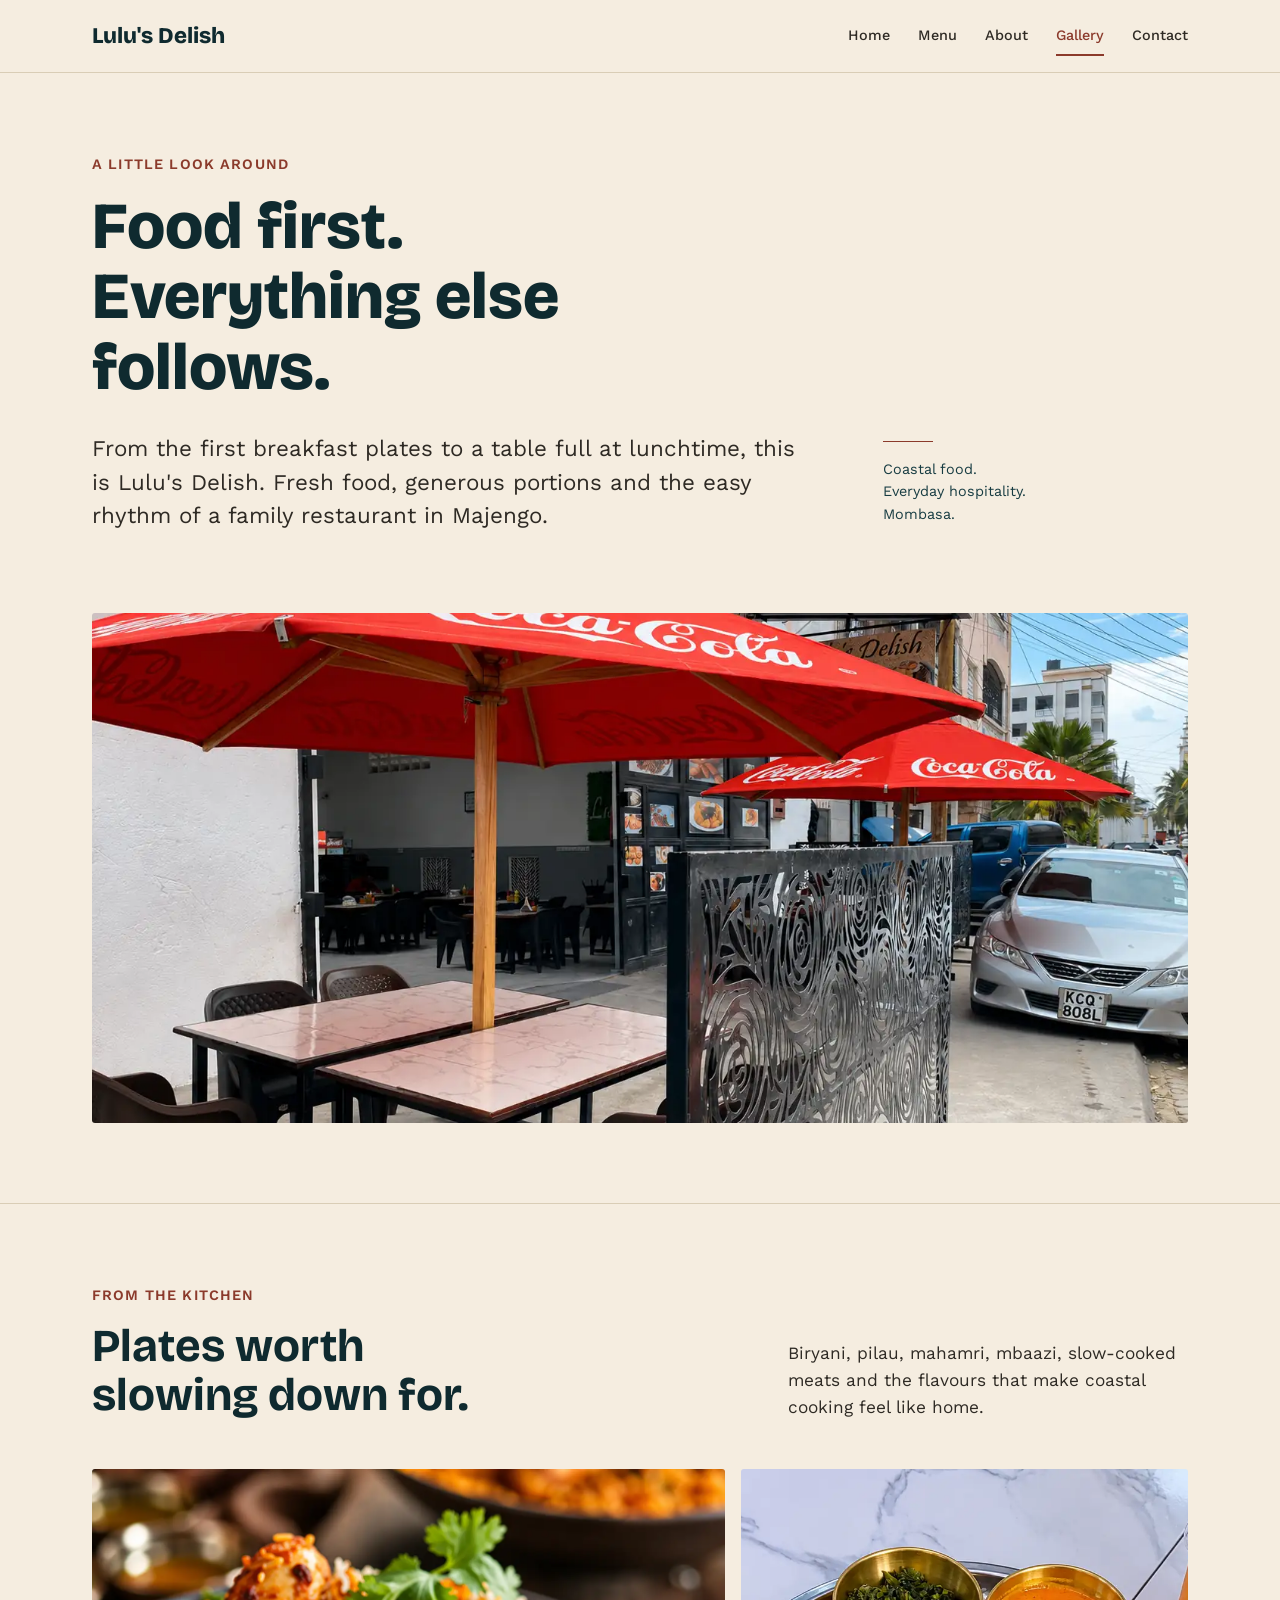
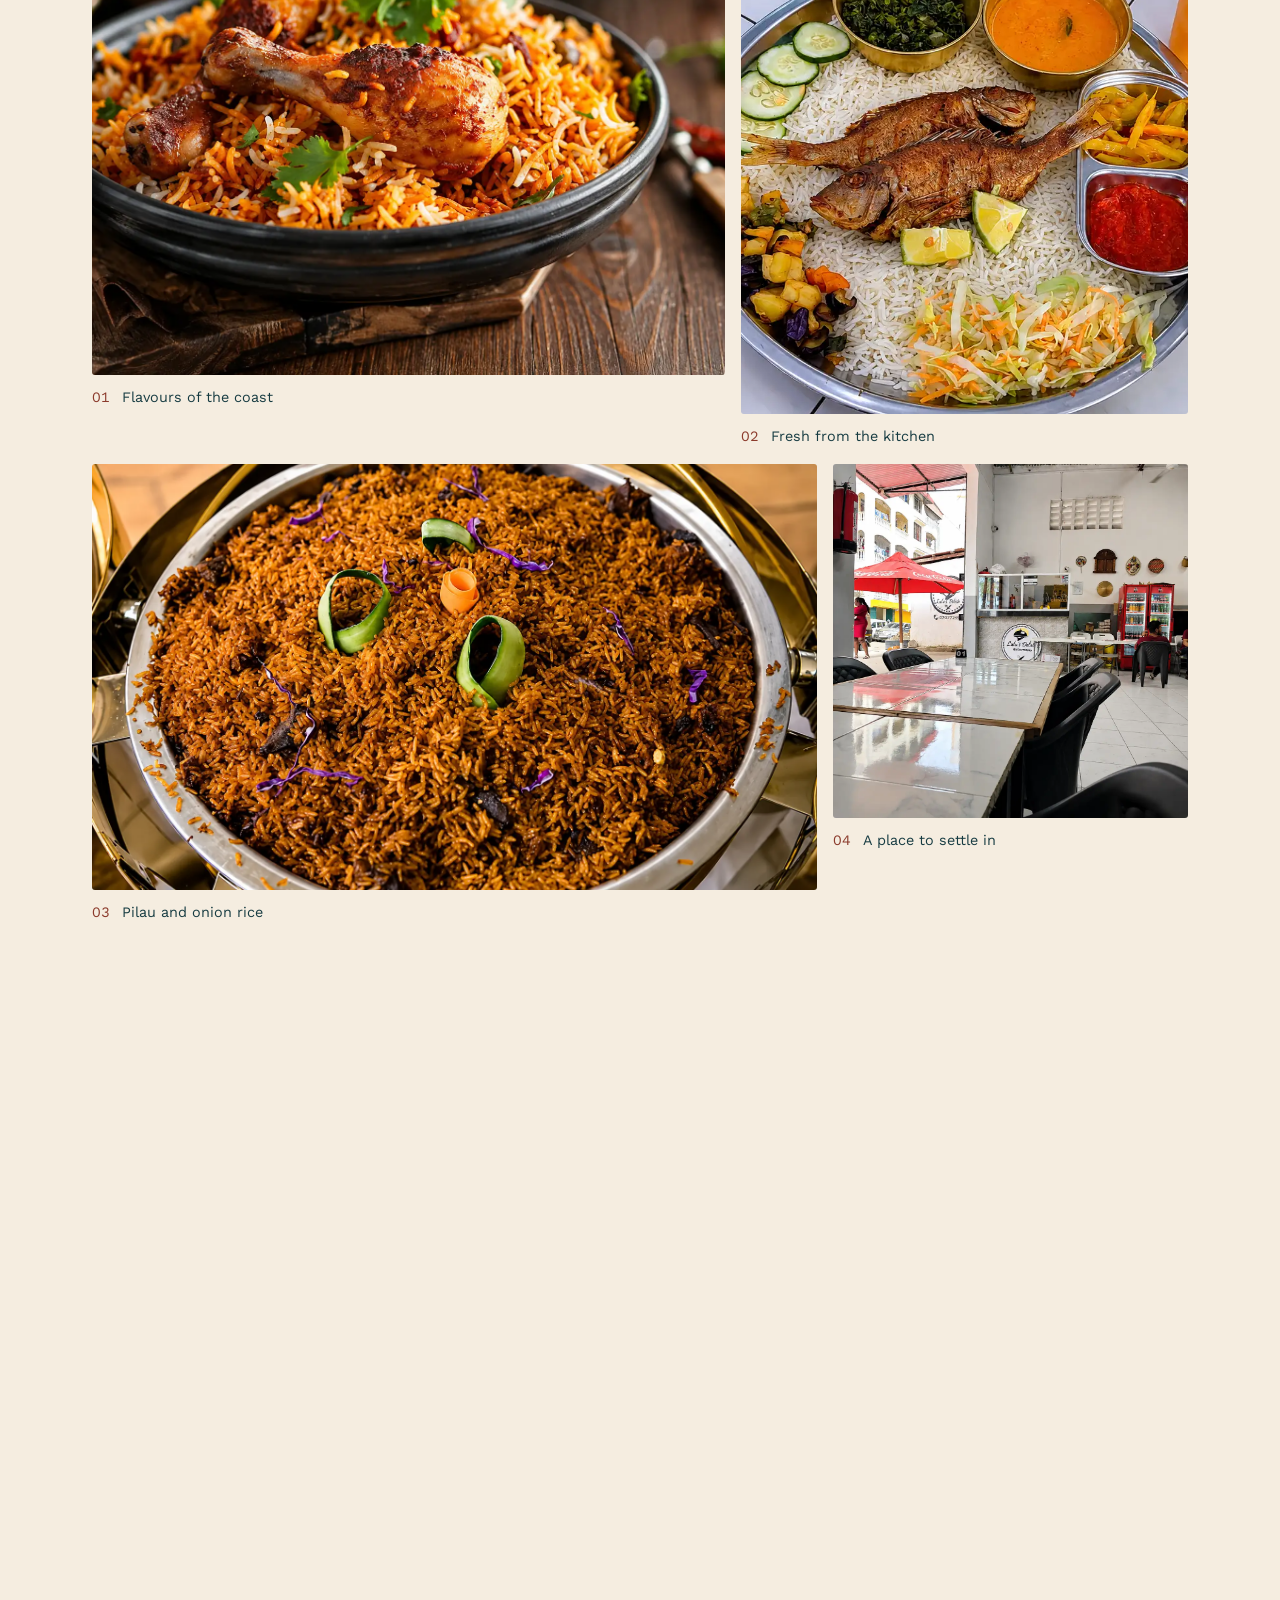
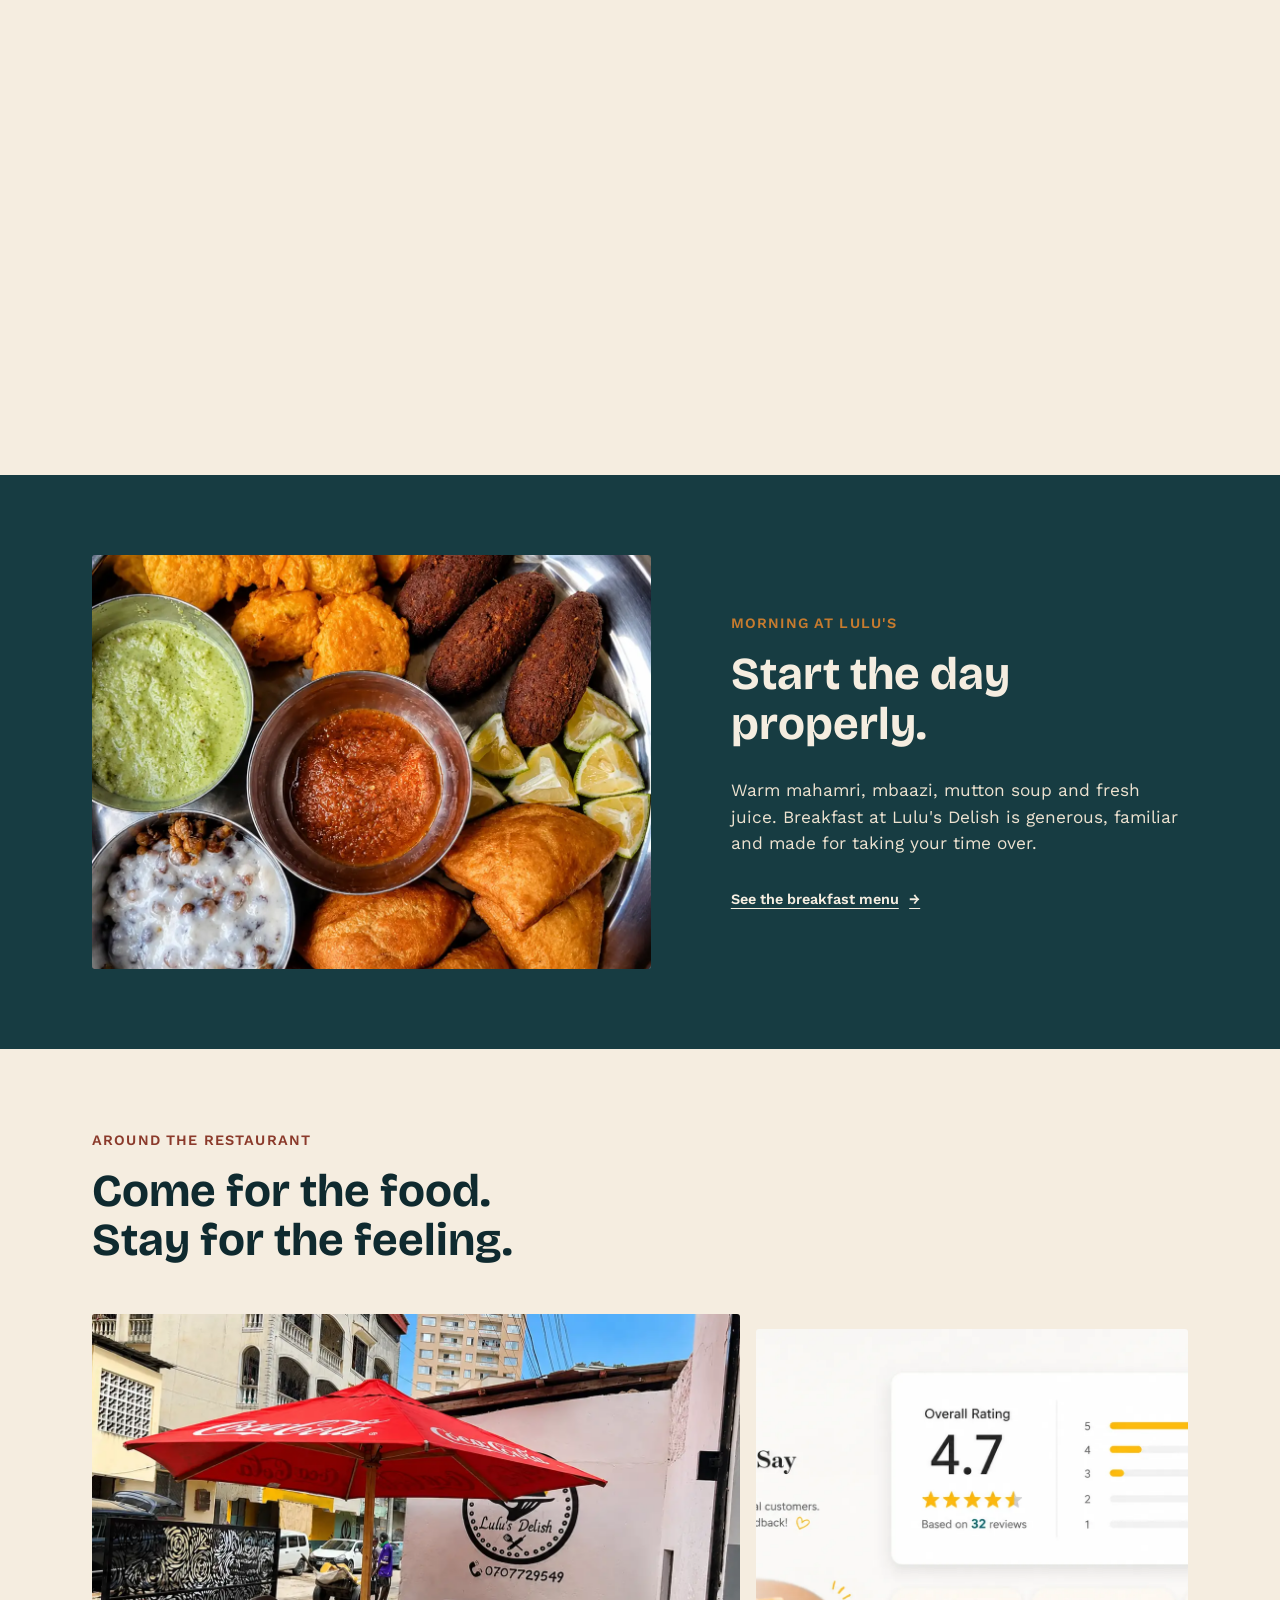
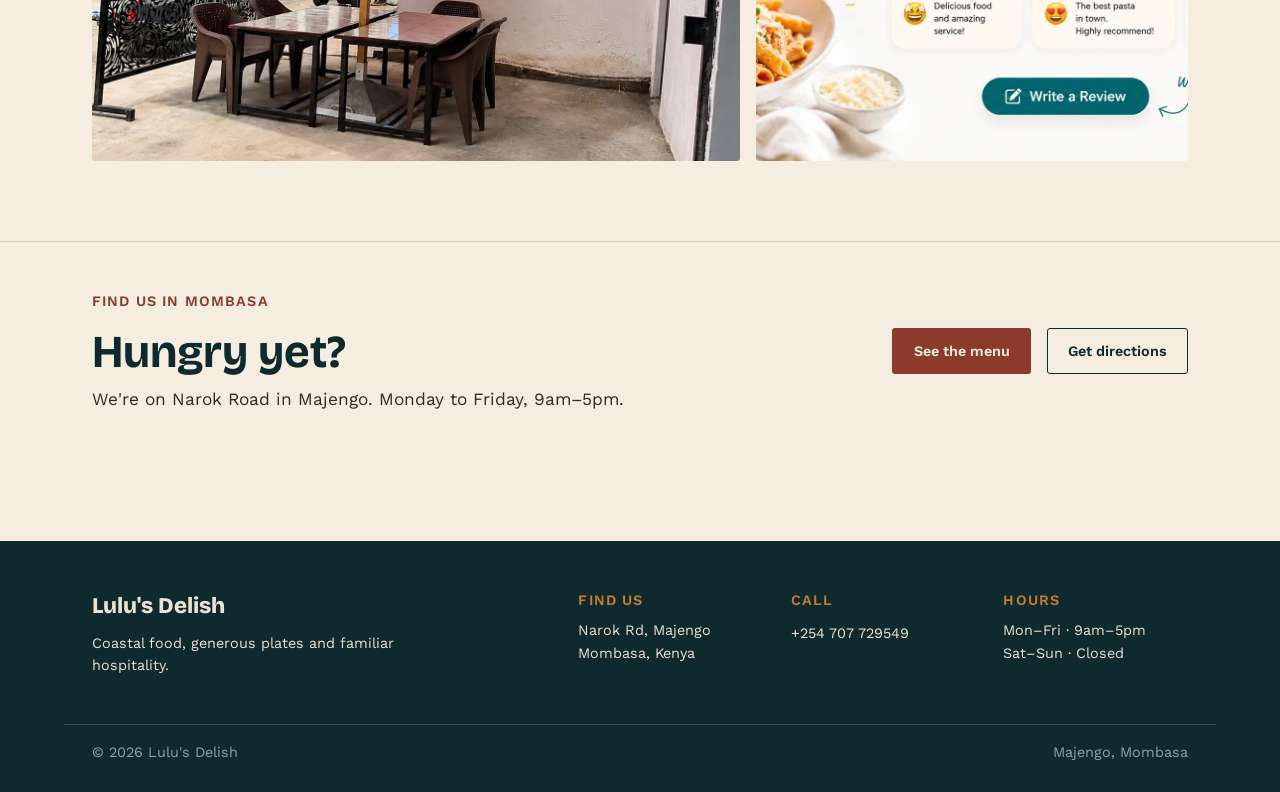
<file: gallery.html>
<!DOCTYPE html>
<html lang="en">
<head>
    <meta charset="UTF-8">
    <meta
        name="viewport"
        content="width=device-width, initial-scale=1.0">

    <title>Gallery | Lulu's Delish</title>

    <meta
        name="description"
        content="A look inside Lulu's Delish in Majengo, Mombasa — coastal food, generous plates, fresh juices and the everyday atmosphere of the restaurant.">

    <link
        rel="icon"
        type="image/png"
        href="images-webp/icons/favicon.webp">

    <link rel="preconnect" href="https://fonts.googleapis.com">
    <link rel="preconnect" href="https://fonts.gstatic.com" crossorigin>

    <link
        href="https://fonts.googleapis.com/css2?family=Bricolage+Grotesque:opsz,wght@12..96,400..800&family=Work+Sans:wght@400;500;600&display=swap"
        rel="stylesheet">

    <link rel="canonical" href="https://lulus-delish.netlify.app/gallery.html">
    <meta name="theme-color" content="#173C42">

    <meta property="og:type" content="restaurant.restaurant">
    <meta property="og:title" content="Gallery | Lulu's Delish">
    <meta property="og:description" content="A look inside Lulu's Delish in Majengo, Mombasa — coastal food, generous plates, fresh juices and the everyday atmosphere of the restaurant.">
    <meta property="og:url" content="https://lulus-delish.netlify.app/gallery.html">
    <meta property="og:image" content="https://lulus-delish.netlify.app/images-webp/hero/og-image.webp">
    <meta property="og:locale" content="en_KE">
    <meta property="og:site_name" content="Lulu's Delish">

    <meta name="twitter:card" content="summary_large_image">
    <meta name="twitter:title" content="Gallery | Lulu's Delish">
    <meta name="twitter:description" content="A look inside Lulu's Delish in Majengo, Mombasa — coastal food, generous plates, fresh juices and the everyday atmosphere of the restaurant.">
    <meta name="twitter:image" content="https://lulus-delish.netlify.app/images-webp/hero/og-image.webp">

    <!-- Open Graph -->
    <meta property="og:type" content="website">
    <meta property="og:title" content="Gallery — Lulu's Delish">
    <meta property="og:description" content="Take a look at the food, drinks and restaurant atmosphere at Lulu's Delish in Majengo, Mombasa.">
    <meta property="og:image" content="https://lulus-delish.netlify.app/images-webp/hero/og-image.webp">
    <meta property="og:image:width" content="1200">
    <meta property="og:image:height" content="630">
    <meta property="og:url" content="https://lulus-delish.netlify.app/gallery.html">
    
    <!-- X Card -->
    <meta name="twitter:card" content="summary_large_image">
    <meta name="twitter:title" content="Gallery — Lulu's Delish">
    <meta name="twitter:description" content="Take a look at the food, drinks and restaurant atmosphere at Lulu's Delish in Majengo, Mombasa.">
    <meta name="twitter:image" content="https://lulus-delish.netlify.app/images-webp/hero/og-image.webp">
    <link rel="stylesheet" href="css/gallery.css">
    <noscript><style>[data-reveal]{opacity:1!important;transform:none!important}</style></noscript>
</head>

<body>

    <!-- =====================================================
         MOBILE NAVIGATION
         ===================================================== -->

    <input
        type="checkbox"
        id="nav-toggle"
        class="nav-toggle-input"
        hidden>

    <header class="site-header">
        <div class="site-header__inner wrap">

            <a
                href="index.html"
                class="wordmark">
                Lulu's Delish
            </a>

            <label
                for="nav-toggle"
                class="nav-toggle"
                aria-label="Open menu">

                <span></span>
                <span></span>
                <span></span>

            </label>

            <nav
                class="site-nav"
                aria-label="Primary">

                <a href="index.html">Home</a>
                <a href="menu.html">Menu</a>
                <a href="about.html">About</a>
                <a
                    href="gallery.html"
                    aria-current="page">
                    Gallery
                </a>
                <a href="contact.html">Contact</a>

            </nav>

        </div>
    </header>


    <main>

        <!-- =================================================
             GALLERY INTRODUCTION
             ================================================= -->

        <section class="gallery-intro">
            <div class="wrap gallery-intro__inner">

                <div class="gallery-intro__content">

                    <p class="eyebrow">
                        A little look around
                    </p>

                    <h1>
                        Food first.<br>
                        Everything else follows.
                    </h1>

                    <p class="gallery-intro__lede">
                        From the first breakfast plates to a table
                        full at lunchtime, this is Lulu's Delish.
                        Fresh food, generous portions and the easy
                        rhythm of a family restaurant in Majengo.
                    </p>

                </div>

                <div class="gallery-intro__note">

                    <span class="gallery-intro__line"></span>

                    <p>
                        Coastal food.<br>
                        Everyday hospitality.<br>
                        Mombasa.
                    </p>

                </div>

            </div>
        </section>


        <!-- =================================================
             FEATURED IMAGE
             ================================================= -->

        <section class="gallery-feature">
            <div class="wrap">

                <figure class="gallery-feature__image">
                    <img
                        src="images-webp/gallery/restaurant.webp"
                        alt="Inside Lulu's Delish restaurant in Majengo, Mombasa"
                        loading="eager">
                </figure>

            </div>
        </section>


        <!-- =================================================
             FOOD GALLERY
             ================================================= -->

        <section class="gallery-grid-section">
            <div class="wrap">

                <div class="section-heading" data-reveal>
                    <div>
                        <p class="eyebrow">
                            From the kitchen
                        </p>

                        <h2>
                            Plates worth<br>
                            slowing down for.
                        </h2>
                    </div>

                    <p class="section-heading__text">
                        Biryani, pilau, mahamri, mbaazi, slow-cooked
                        meats and the flavours that make coastal
                        cooking feel like home.
                    </p>
                </div>


                <div class="gallery-grid">

                    <figure class="gallery-card gallery-card--large" data-reveal>
                        <img
                            src="images-webp/gallery/coastal-food.webp"
                            alt="Coastal food served at Lulu's Delish"
                            loading="lazy">
                        <figcaption>
                            <span>01</span>
                            Flavours of the coast
                        </figcaption>
                    </figure>


                    <figure class="gallery-card gallery-card--portrait" data-reveal>
                        <img
                            src="images-webp/gallery/food-drink.webp"
                            alt="Food and fresh drink served at Lulu's Delish"
                            loading="lazy">
                        <figcaption>
                            <span>02</span>
                            Fresh from the kitchen
                        </figcaption>
                    </figure>


                    <figure class="gallery-card gallery-card--wide" data-reveal>
                        <img
                            src="images-webp/gallery/pilau-onion-rice.webp"
                            alt="Pilau and onion rice served at Lulu's Delish"
                            loading="lazy">
                        <figcaption>
                            <span>03</span>
                            Pilau and onion rice
                        </figcaption>
                    </figure>


                    <figure class="gallery-card gallery-card--square" data-reveal>
                        <img
                            src="images-webp/gallery/restaurant-interior2.webp"
                            alt="Restaurant interior at Lulu's Delish"
                            loading="lazy">
                        <figcaption>
                            <span>04</span>
                            A place to settle in
                        </figcaption>
                    </figure>


                    <figure class="gallery-card gallery-card--wide" data-reveal>
                        <img
                            src="images-webp/gallery/food.webp"
                            alt="A freshly prepared meal at Lulu's Delish"
                            loading="lazy">
                        <figcaption>
                            <span>05</span>
                            Made to be enjoyed
                        </figcaption>
                    </figure>


                    <figure class="gallery-card gallery-card--portrait" data-reveal>
                        <img
                            src="images-webp/gallery/juice.webp"
                            alt="Fresh juice served at Lulu's Delish"
                            loading="lazy">
                        <figcaption>
                            <span>06</span>
                            Fresh juice
                        </figcaption>
                    </figure>

                </div>

            </div>
        </section>


        <!-- =================================================
             BREAKFAST FEATURE
             ================================================= -->

        <section class="gallery-breakfast">
            <div class="wrap gallery-breakfast__inner">

                <figure class="gallery-breakfast__image" data-reveal>
                    <img
                        src="images-webp/gallery/breakfast.webp"
                        alt="Traditional coastal breakfast at Lulu's Delish"
                        loading="lazy">
                </figure>

                <div class="gallery-breakfast__content" data-reveal style="--delay: 0.2s;">

                    <p class="eyebrow">
                        Morning at Lulu's
                    </p>

                    <h2>
                        Start the day<br>
                        properly.
                    </h2>

                    <p>
                        Warm mahamri, mbaazi, mutton soup and fresh
                        juice. Breakfast at Lulu's Delish is generous,
                        familiar and made for taking your time over.
                    </p>

                    <a
                        href="menu.html"
                        class="text-link">
                        See the breakfast menu
                        <span aria-hidden="true">→</span>
                    </a>

                </div>

            </div>
        </section>


        <!-- =================================================
             ATMOSPHERE
             ================================================= -->

        <section class="gallery-atmosphere">
            <div class="wrap">

                <div class="gallery-atmosphere__heading">

                    <p class="eyebrow">
                        Around the restaurant
                    </p>

                    <h2>
                        Come for the food.<br>
                        Stay for the feeling.
                    </h2>

                </div>

                <div class="gallery-atmosphere__images">

                    <figure data-reveal>
                        <img
                            src="images-webp/gallery/restaurant-contact.webp"
                            alt="Lulu's Delish restaurant in Mombasa"
                            loading="lazy">
                    </figure>

                    <figure data-reveal>
                        <img
                            src="images-webp/gallery/google-reviews.webp"
                            alt="Customers and reviews of Lulu's Delish"
                            loading="lazy">
                    </figure>

                </div>

            </div>
        </section>


        <!-- =================================================
             VISIT CTA
             ================================================= -->

        <section class="gallery-visit">
            <div class="wrap gallery-visit__inner">

                <div>
                    <p class="eyebrow">
                        Find us in Mombasa
                    </p>

                    <h2>
                        Hungry yet?
                    </h2>

                    <p>
                        We're on Narok Road in Majengo.
                        Monday to Friday, 9am–5pm.
                    </p>
                </div>

                <div class="gallery-visit__actions">

                    <a
                        href="menu.html"
                        class="btn btn--primary">
                        See the menu
                    </a>

                    <a
                        href="https://maps.app.goo.gl/cxGqMgV8AGxuhGaVA"
                        class="btn btn--ghost"
                        target="_blank"
                        rel="noopener">
                        Get directions
                    </a>

                </div>

            </div>
        </section>

    </main>


    <!-- =====================================================
         FOOTER
         ===================================================== -->

    <footer class="site-footer">

        <div class="wrap site-footer__grid">

            <div class="site-footer__brand">

                <a
                    href="index.html"
                    class="wordmark wordmark--footer">
                    Lulu's Delish
                </a>

                <p>
                    Coastal food, generous plates
                    and familiar hospitality.
                </p>

            </div>


            <div class="site-footer__details">

                <div>
                    <span class="footer-label">
                        Find us
                    </span>

                    <p>
                        Narok Rd, Majengo<br>
                        Mombasa, Kenya
                    </p>
                </div>

                <div>
                    <span class="footer-label">
                        Call
                    </span>

                    <a
                        href="tel:+254707729549">
                        +254 707 729549
                    </a>
                </div>

                <div>
                    <span class="footer-label">
                        Hours
                    </span>

                    <p>
                        Mon–Fri · 9am–5pm<br>
                        Sat–Sun · Closed
                    </p>
                </div>

            </div>

        </div>


        <div class="site-footer__bottom wrap">

            <span>
                © 2026 Lulu's Delish
            </span>

            <a
                href="https://maps.app.goo.gl/cxGqMgV8AGxuhGaVA"
                target="_blank"
                rel="noopener">
                Majengo, Mombasa
            </a>

        </div>

    </footer>

    <script src="js/main.js"></script>
</body>
</html>
</file>
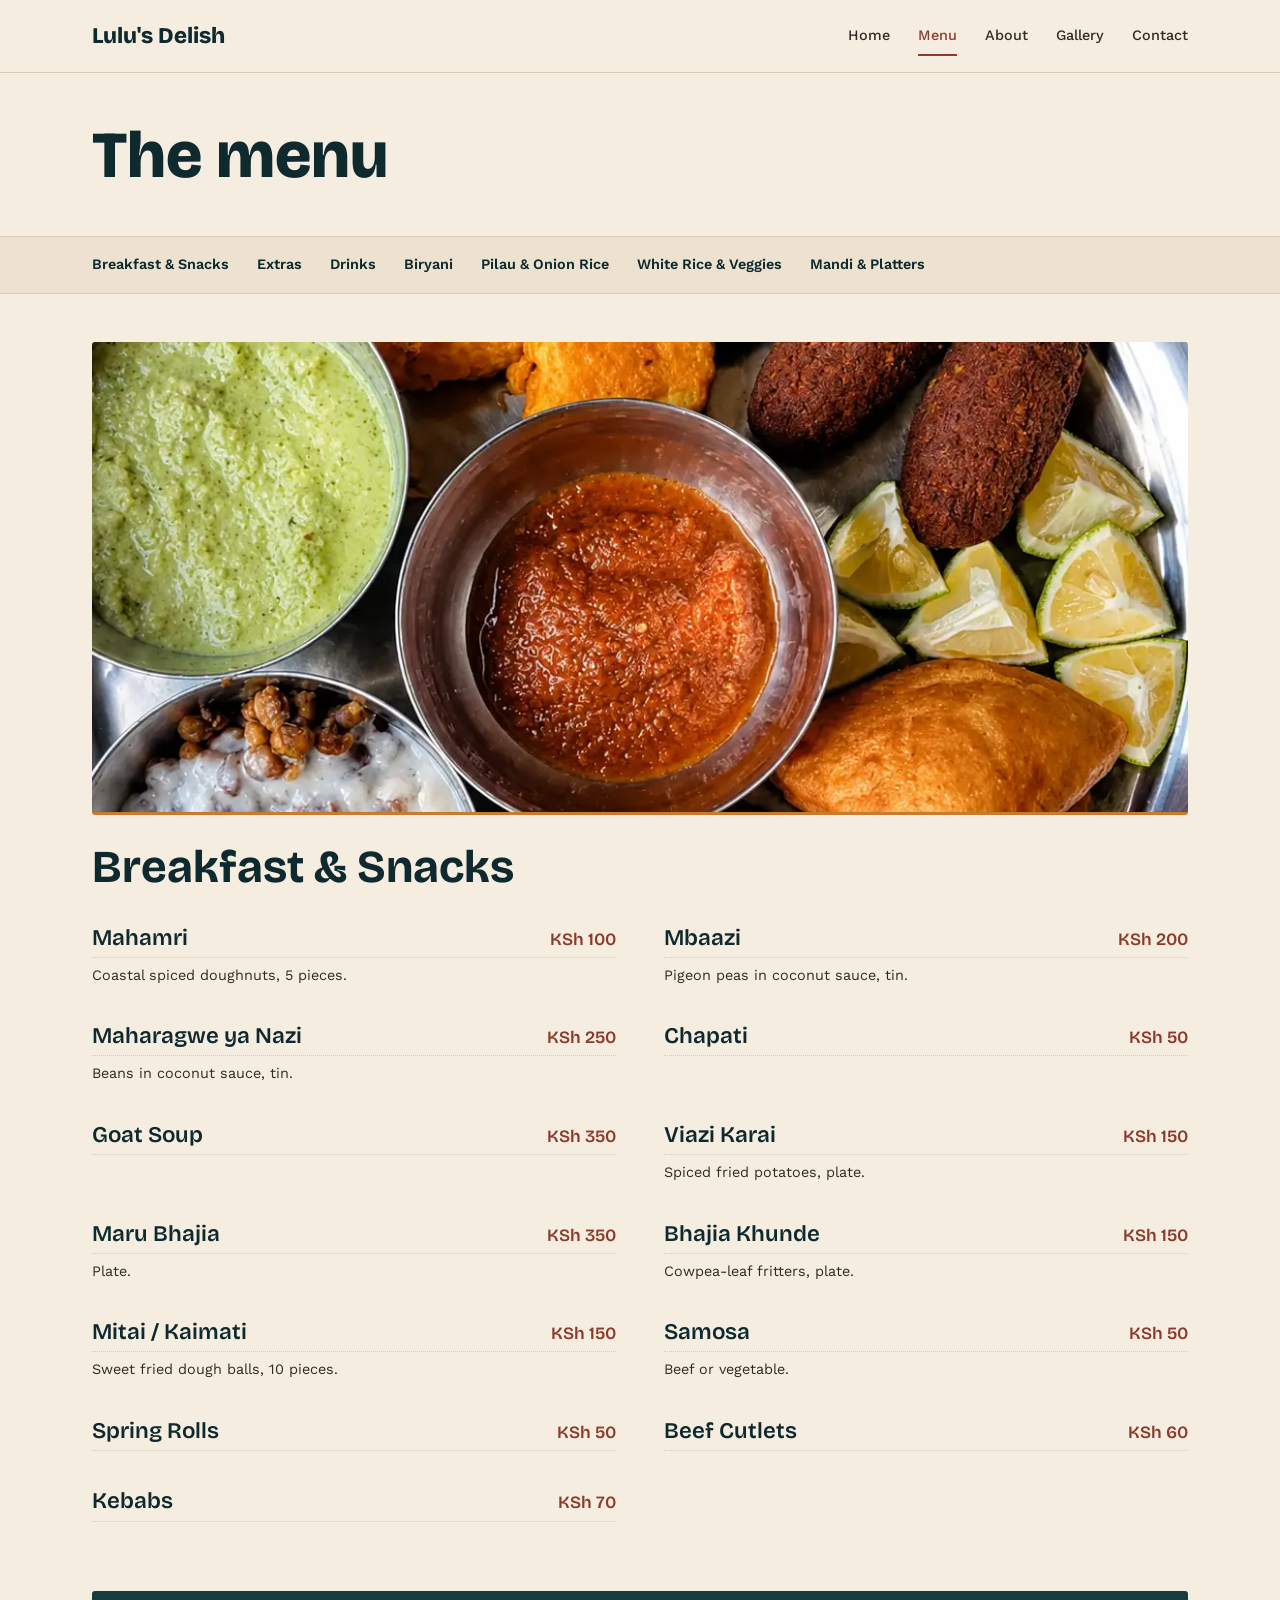
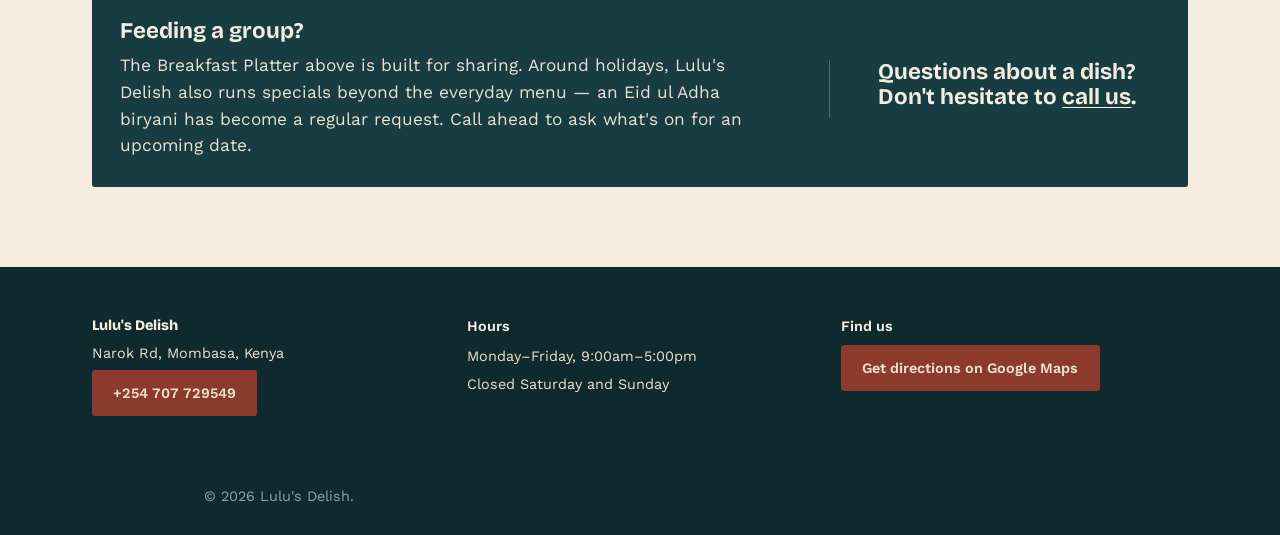
<file: menu.html>
<!DOCTYPE html>
<html lang="en">
<head>
    <meta charset="UTF-8">
    <meta name="viewport" content="width=device-width, initial-scale=1.0">
    <title>Menu | Lulu's Delish</title>
    <meta
        name="description"
        content="The full Lulu's Delish menu | Breakfast, snacks, biryani, pilau, onion rice, and mutton mandi. Prices in Kenyan shillings."
    >
    <link rel="preconnect" href="https://fonts.googleapis.com">
    <link rel="preconnect" href="https://fonts.gstatic.com" crossorigin>
    <link href="https://fonts.googleapis.com/css2?family=Bricolage+Grotesque:opsz,wght@12..96,400..800&family=Work+Sans:wght@400;500;600&display=swap" rel="stylesheet">
    <link rel="icon" type="image/webp" href="images-webp/icons/favicon.webp">

    <link rel="canonical" href="https://lulus-delish.netlify.app/menu.html">
    <meta name="theme-color" content="#173C42">

    <meta property="og:type" content="restaurant.restaurant">
    <meta property="og:title" content="Menu | Lulu's Delish">
    <meta property="og:description" content="The full Lulu's Delish menu | Breakfast, snacks, biryani, pilau, onion rice, and mutton mandi. Prices in Kenyan shillings.">
    <meta property="og:url" content="https://lulus-delish.netlify.app/menu.html">
    <meta property="og:image" content="https://lulus-delish.netlify.app/images-webp/hero/og-image.webp">
    <meta property="og:locale" content="en_KE">
    <meta property="og:site_name" content="Lulu's Delish">

    <meta name="twitter:card" content="summary_large_image">
    <meta name="twitter:title" content="Menu | Lulu's Delish">
    <meta name="twitter:description" content="The full Lulu's Delish menu | Breakfast, snacks, biryani, pilau, onion rice, and mutton mandi. Prices in Kenyan shillings.">
    <meta name="twitter:image" content="https://lulus-delish.netlify.app/images-webp/hero/og-image.webp">
    <!-- Open Graph -->
    <meta property="og:type" content="website">
    <meta property="og:title" content="Menu — Lulu's Delish">
    <meta property="og:description" content="Explore the Lulu's Delish menu featuring coastal breakfast, snacks, biryani, pilau, onion rice, mutton mandi and refreshing drinks in Mombasa.">
    <meta property="og:image" content="https://lulus-delish.netlify.app/images-webp/hero/og-image.webp">
    <meta property="og:image:width" content="1200">
    <meta property="og:image:height" content="630">
    <meta property="og:url" content="https://lulus-delish.netlify.app/menu.html">
    
    <!-- X Card -->
    <meta name="twitter:card" content="summary_large_image">
    <meta name="twitter:title" content="Menu — Lulu's Delish">
    <meta name="twitter:description" content="Explore the Lulu's Delish menu featuring coastal breakfast, snacks, biryani, pilau, onion rice, mutton mandi and refreshing drinks in Mombasa.">
    <meta name="twitter:image" content="https://lulus-delish.netlify.app/images-webp/hero/og-image.webp">
    <link rel="stylesheet" href="css/menu.css">
    <noscript><style>[data-reveal]{opacity:1!important;transform:none!important}</style></noscript>
</head>

<body>
    <!-- Navigation -->
    <input type="checkbox" id="nav-toggle" class="nav-toggle-input" hidden>
    <header class="site-header">
        <div class="site-header__inner">
            <a href="index.html" class="wordmark">
                Lulu's Delish
            </a>
            <label for="nav-toggle" class="nav-toggle" aria-label="Open menu">
                <span></span>
                <span></span>
                <span></span>
            </label>
            <nav class="site-nav" aria-label="Primary">
                <a href="index.html">Home</a>
                <a href="menu.html" class="is-active">Menu</a>
                <a href="about.html">About</a>
                <a href="gallery.html">Gallery</a>
                <a href="contact.html">Contact</a>
            </nav>
        </div>
    </header>

    <main>
        <!-- ============================================
             Menu introduction
             ============================================ -->
        <section class="menu-intro">
            <div class="wrap">
                <h1>The menu</h1>
            </div>
        </section>
        <!-- ============================================
             Menu category navigation
             ============================================ -->
        <nav class="menu-nav" aria-label="Menu categories">
            <div class="wrap menu-nav__inner">
                <a href="#breakfast-snacks">Breakfast &amp; Snacks</a>
                <a href="#extras">Extras</a>
                <a href="#drinks">Drinks</a>
                <a href="#biryani">Biryani</a>
                <a href="#pilau-onion-rice">Pilau &amp; Onion Rice</a>
                <a href="#white-rice-veggies">White Rice &amp; Veggies</a>
                <a href="#mandi-platters">Mandi &amp; Platters</a>

            </div>
        </nav>

        <div class="wrap">
            <div class="menu-sections">
            <!-- ============================================
                 Breakfast & Snacks
                 ============================================ -->
            <section class="menu-section" id="breakfast-snacks">

                <div class="menu-section__media" data-reveal>
                    <img src="images-webp/food/breakfast.webp" alt="Swahili breakfast platter at Lulu's Delish — mbaazi, samosas, and mahamri" loading="lazy">
                </div>

                <h2>Breakfast &amp; Snacks</h2>

                <ul class="menu-list">

                    <li class="menu-item">
                        <div class="menu-item__row">
                            <h3>Mahamri</h3>
                            <span class="menu-item__price">KSh 100</span>
                        </div>
                        <p>Coastal spiced doughnuts, 5 pieces.</p>
                    </li>

                    <li class="menu-item">
                        <div class="menu-item__row">
                            <h3>Mbaazi</h3>
                            <span class="menu-item__price">KSh 200</span>
                        </div>
                        <p>Pigeon peas in coconut sauce, tin.</p>
                    </li>

                    <li class="menu-item">
                        <div class="menu-item__row">
                            <h3>Maharagwe ya Nazi</h3>
                            <span class="menu-item__price">KSh 250</span>
                        </div>
                        <p>Beans in coconut sauce, tin.</p>
                    </li>

                    <li class="menu-item">
                        <div class="menu-item__row">
                            <h3>Chapati</h3>
                            <span class="menu-item__price">KSh 50</span>
                        </div>
                    </li>

                    <li class="menu-item">
                        <div class="menu-item__row">
                            <h3>Goat Soup</h3>
                            <span class="menu-item__price">KSh 350</span>
                        </div>
                    </li>

                    <li class="menu-item">
                        <div class="menu-item__row">
                            <h3>Viazi Karai</h3>
                            <span class="menu-item__price">KSh 150</span>
                        </div>
                        <p>Spiced fried potatoes, plate.</p>
                    </li>

                    <li class="menu-item">
                        <div class="menu-item__row">
                            <h3>Maru Bhajia</h3>
                            <span class="menu-item__price">KSh 350</span>
                        </div>
                        <p>Plate.</p>
                    </li>

                    <li class="menu-item">
                        <div class="menu-item__row">
                            <h3>Bhajia Khunde</h3>
                            <span class="menu-item__price">KSh 150</span>
                        </div>
                        <p>Cowpea-leaf fritters, plate.</p>
                    </li>

                    <li class="menu-item">
                        <div class="menu-item__row">
                            <h3>Mitai / Kaimati</h3>
                            <span class="menu-item__price">KSh 150</span>
                        </div>
                        <p>Sweet fried dough balls, 10 pieces.</p>
                    </li>

                    <li class="menu-item">
                        <div class="menu-item__row">
                            <h3>Samosa</h3>
                            <span class="menu-item__price">KSh 50</span>
                        </div>
                        <p>Beef or vegetable.</p>
                    </li>

                    <li class="menu-item">
                        <div class="menu-item__row">
                            <h3>Spring Rolls</h3>
                            <span class="menu-item__price">KSh 50</span>
                        </div>
                    </li>

                    <li class="menu-item">
                        <div class="menu-item__row">
                            <h3>Beef Cutlets</h3>
                            <span class="menu-item__price">KSh 60</span>
                        </div>
                    </li>

                    <li class="menu-item">
                        <div class="menu-item__row">
                            <h3>Kebabs</h3>
                            <span class="menu-item__price">KSh 70</span>
                        </div>
                    </li>

                </ul>

            </section>

            <!-- ============================================
                 Extras
                 ============================================ -->
            <section class="menu-section" id="extras">

                <div class="menu-section__media" data-reveal>
                    <img src="images-webp/food/extras.webp" alt="Dry-fried beef, fried fish, and masala chips at Lulu's Delish" loading="lazy">
                </div>

                <h2>Extras</h2>

                <ul class="menu-list">

                    <li class="menu-item">
                        <div class="menu-item__row">
                            <h3>Nyama Kavu</h3>
                            <span class="menu-item__price">KSh 450</span>
                        </div>
                        <p>Dry-fried beef, tin.</p>
                    </li>

                    <li class="menu-item">
                        <div class="menu-item__row">
                            <h3>Kuku Kavu</h3>
                            <span class="menu-item__price">KSh 450</span>
                        </div>
                        <p>Dry-fried chicken, tin.</p>
                    </li>

                    <li class="menu-item">
                        <div class="menu-item__row">
                            <h3>Samaki Fry</h3>
                            <span class="menu-item__price">KSh 400</span>
                        </div>
                        <p>1 piece, fried fish.</p>
                    </li>

                    <li class="menu-item">
                        <div class="menu-item__row">
                            <h3>Plain Rice</h3>
                            <span class="menu-item__price">KSh 250</span>
                        </div>
                    </li>

                    <li class="menu-item">
                        <div class="menu-item__row">
                            <h3>Plain Chips</h3>
                            <span class="menu-item__price">KSh 200</span>
                        </div>
                    </li>

                    <li class="menu-item">
                        <div class="menu-item__row">
                            <h3>Masala Chips</h3>
                            <span class="menu-item__price">KSh 250</span>
                        </div>
                    </li>

                </ul>

            </section>

            <!-- ============================================
                 Drinks
                 ============================================ -->
            <section class="menu-section" id="drinks">

                <div class="menu-section__media" data-reveal>
                    <img src="images-webp/food/drinks.webp" alt="Fresh passion and carrot juice at Lulu's Delish" loading="lazy">
                </div>

                <h2>Drinks</h2>

                <ul class="menu-list">

                    <li class="menu-item">
                        <div class="menu-item__row">
                            <h3>Passion Juice</h3>
                            <span class="menu-item__price">KSh 200</span>
                        </div>
                    </li>

                    <li class="menu-item">
                        <div class="menu-item__row">
                            <h3>Mango Juice</h3>
                            <span class="menu-item__price">KSh 200</span>
                        </div>
                    </li>

                    <li class="menu-item">
                        <div class="menu-item__row">
                            <h3>Ukwaju</h3>
                            <span class="menu-item__price">KSh 200</span>
                        </div>
                        <p>Tamarind juice.</p>
                    </li>

                    <li class="menu-item">
                        <div class="menu-item__row">
                            <h3>Soda</h3>
                            <span class="menu-item__price">KSh 100</span>
                        </div>
                    </li>

                    <li class="menu-item">
                        <div class="menu-item__row">
                            <h3>Keringet Water</h3>
                            <span class="menu-item__price">KSh 100</span>
                        </div>
                    </li>

                    <li class="menu-item">
                        <div class="menu-item__row">
                            <h3>Mineral Water</h3>
                            <span class="menu-item__price">KSh 50</span>
                        </div>
                    </li>

                    <li class="menu-item">
                        <div class="menu-item__row">
                            <h3>Tea</h3>
                            <span class="menu-item__price">KSh 70</span>
                        </div>
                    </li>

                    <li class="menu-item">
                        <div class="menu-item__row">
                            <h3>Tea Special</h3>
                            <span class="menu-item__price">KSh 150</span>
                        </div>
                    </li>

                    <li class="menu-item">
                        <div class="menu-item__row">
                            <h3>Black Tea</h3>
                            <span class="menu-item__price">KSh 60</span>
                        </div>
                    </li>

                </ul>

            </section>

            <!-- ============================================
                 Biryani
                 ============================================ -->
            <section class="menu-section" id="biryani">

                <div class="menu-section__media" data-reveal>
                    <img src="images-webp/food/biryani.webp" alt="Chicken biryani at Lulu's Delish" loading="lazy">
                </div>

                <h2>Biryani</h2>

                <ul class="menu-list">

                    <li class="menu-item">
                        <div class="menu-item__row">
                            <h3>Beef Biryani <span class="menu-item__portion">Half</span></h3>
                            <span class="menu-item__price">KSh 550</span>
                        </div>
                    </li>

                    <li class="menu-item">
                        <div class="menu-item__row">
                            <h3>Beef Biryani <span class="menu-item__portion">Full</span></h3>
                            <span class="menu-item__price">KSh 750</span>
                        </div>
                    </li>

                    <li class="menu-item">
                        <div class="menu-item__row">
                            <h3>Chicken Biryani <span class="menu-item__portion">Half</span></h3>
                            <span class="menu-item__price">KSh 650</span>
                        </div>
                    </li>

                    <li class="menu-item">
                        <div class="menu-item__row">
                            <h3>Chicken Biryani <span class="menu-item__portion">Full</span></h3>
                            <span class="menu-item__price">KSh 850</span>
                        </div>
                    </li>

                </ul>

            </section>

            <!-- ============================================
                 Pilau & Onion Rice
                 ============================================ -->
            <section class="menu-section" id="pilau-onion-rice">

                <div class="menu-section__media" data-reveal>
                    <img src="images-webp/food/pilau-onion-rice.webp" alt="Pilau rice with beef at Lulu's Delish" loading="lazy">
                </div>

                <h2>Pilau &amp; Onion Rice</h2>

                <ul class="menu-list">

                    <li class="menu-item">
                        <div class="menu-item__row">
                            <h3>Pilau Nyama <span class="menu-item__portion">Half</span></h3>
                            <span class="menu-item__price">KSh 450</span>
                        </div>
                    </li>

                    <li class="menu-item">
                        <div class="menu-item__row">
                            <h3>Pilau Nyama <span class="menu-item__portion">Full</span></h3>
                            <span class="menu-item__price">KSh 650</span>
                        </div>
                    </li>

                    <li class="menu-item">
                        <div class="menu-item__row">
                            <h3>Onion Rice &amp; Beef <span class="menu-item__portion">Half</span></h3>
                            <span class="menu-item__price">KSh 650</span>
                        </div>
                    </li>

                    <li class="menu-item">
                        <div class="menu-item__row">
                            <h3>Onion Rice &amp; Beef <span class="menu-item__portion">Full</span></h3>
                            <span class="menu-item__price">KSh 850</span>
                        </div>
                    </li>

                    <li class="menu-item">
                        <div class="menu-item__row">
                            <h3>Onion Rice &amp; Chicken <span class="menu-item__portion">Half</span></h3>
                            <span class="menu-item__price">KSh 650</span>
                        </div>
                    </li>

                    <li class="menu-item">
                        <div class="menu-item__row">
                            <h3>Onion Rice &amp; Chicken <span class="menu-item__portion">Full</span></h3>
                            <span class="menu-item__price">KSh 850</span>
                        </div>
                    </li>

                    <li class="menu-item">
                        <div class="menu-item__row">
                            <h3>Onion Rice &amp; Fish <span class="menu-item__portion">Half</span></h3>
                            <span class="menu-item__price">KSh 750</span>
                        </div>
                    </li>

                    <li class="menu-item">
                        <div class="menu-item__row">
                            <h3>Onion Rice &amp; Fish <span class="menu-item__portion">Full</span></h3>
                            <span class="menu-item__price">KSh 1,000</span>
                        </div>
                    </li>

                    <li class="menu-item">
                        <div class="menu-item__row">
                            <h3>Onion Rice &amp; Jodari <span class="menu-item__portion">Half</span></h3>
                            <span class="menu-item__price">KSh 800</span>
                        </div>
                        <p>Kingfish.</p>
                    </li>

                    <li class="menu-item">
                        <div class="menu-item__row">
                            <h3>Onion Rice &amp; Jodari <span class="menu-item__portion">Full</span></h3>
                            <span class="menu-item__price">KSh 1,200</span>
                        </div>
                        <p>Kingfish.</p>
                    </li>

                </ul>

            </section>

            <!-- ============================================
                 White Rice & Veggies
                 ============================================ -->
            <section class="menu-section" id="white-rice-veggies">

                <div class="menu-section__media" data-reveal>
                    <img src="images-webp/food/white-rice-veggies.webp" alt="White rice with vegetables and stew at Lulu's Delish" loading="lazy">
                </div>

                <h2>White Rice &amp; Veggies</h2>

                <ul class="menu-list">

                    <li class="menu-item">
                        <div class="menu-item__row">
                            <h3>White Rice, Veggies &amp; Beef <span class="menu-item__portion">Half</span></h3>
                            <span class="menu-item__price">KSh 550</span>
                        </div>
                    </li>

                    <li class="menu-item">
                        <div class="menu-item__row">
                            <h3>White Rice, Veggies &amp; Beef <span class="menu-item__portion">Full</span></h3>
                            <span class="menu-item__price">KSh 750</span>
                        </div>
                    </li>

                    <li class="menu-item">
                        <div class="menu-item__row">
                            <h3>White Rice, Veggies &amp; Chicken <span class="menu-item__portion">Half</span></h3>
                            <span class="menu-item__price">KSh 650</span>
                        </div>
                    </li>

                    <li class="menu-item">
                        <div class="menu-item__row">
                            <h3>White Rice, Veggies &amp; Chicken <span class="menu-item__portion">Full</span></h3>
                            <span class="menu-item__price">KSh 850</span>
                        </div>
                    </li>

                    <li class="menu-item">
                        <div class="menu-item__row">
                            <h3>White Rice, Veggies &amp; Fish <span class="menu-item__portion">Half</span></h3>
                            <span class="menu-item__price">KSh 750</span>
                        </div>
                    </li>

                    <li class="menu-item">
                        <div class="menu-item__row">
                            <h3>White Rice, Veggies &amp; Fish <span class="menu-item__portion">Full</span></h3>
                            <span class="menu-item__price">KSh 1,000</span>
                        </div>
                    </li>

                </ul>

            </section>

            <!-- ============================================
                 Mandi & Platters
                 ============================================ -->
            <section class="menu-section" id="mandi-platters">

                <div class="menu-section__media" data-reveal>
                    <img src="images-webp/food/mandi-platters.webp" alt="Mutton mandi platter at Lulu's Delish" loading="lazy">
                </div>

                <h2>Mandi &amp; Platters</h2>

                <ul class="menu-list">

                    <li class="menu-item">
                        <div class="menu-item__row">
                            <h3>Mutton Mandi</h3>
                            <span class="menu-item__price">KSh 1,000</span>
                        </div>
                    </li>

                    <li class="menu-item">
                        <div class="menu-item__row">
                            <h3>Breakfast Platter</h3>
                            <span class="menu-item__price">KSh 1,000</span>
                        </div>
                        <p>
                            Serves a group — 5 mahamri, 1 tin mbaazi, 5 viazi
                            karai, 5 bhajia, 5 mitai, 3 kebabs, 3 samosas,
                            3 spring rolls.
                        </p>
                    </li>

                </ul>

            </section>
            </div>
            <!-- ============================================
                Menu call-to-action
                ============================================ -->
            <aside class="menu-callout">
                <div class="menu-callout__group">
                    <h3>Feeding a group?</h3>
                    <p>The Breakfast Platter above is built for sharing. Around holidays, Lulu's Delish also runs specials beyond the everyday menu — an Eid ul Adha biryani has become a regular request. Call ahead to ask what's on for an upcoming date.</p>
                </div>

                <div class="menu-callout__questions">
                    <h3>Questions about a dish? Don't hesitate to <a href="tel:+254707729549">call us</a>.</h3>
                </div>
            </aside>
        </div>
    </main>


    <!-- Footer -->
    <footer class="site-footer">
        <div class="site-footer__inner">
            <div class="site-footer__block">
                <p class="wordmark wordmark--footer">Lulu's Delish</p>
                <p>Narok Rd, Mombasa, Kenya</p>
                <p>
                    <a class="btn btn--primary" href="tel:+254707729549">
                        +254 707 729549
                    </a>
                </p>
            </div>
            <div class="site-footer__block">
                <p class="footer-heading">Hours</p>
                <p>Monday–Friday, 9:00am–5:00pm</p>
                <p>Closed Saturday and Sunday</p>
            </div>
            <div class="site-footer__block">
                <p class="footer-heading">Find us</p>
                <p>
                    <a class="btn btn--primary" 
                        href="https://maps.app.goo.gl/cxGqMgV8AGxuhGaVA"
                        target="_blank"
                        rel="noopener">
                        Get directions on Google Maps
                    </a>
                </p>
            </div>
        </div>
        <p class="site-footer__fine">
            &copy; 2026 Lulu's Delish.
        </p>
    </footer>


    <script src="js/main.js"></script>

</body>
</html>
</file>
<file: css/index.css>
/* ============================================
   Lulu's Delish — design tokens
   Coastal Swahili breakfast house, Mombasa.
   Grounded in kanga dye, coral-stone walls,
   turmeric and chili — not stock "African"
   or stock "restaurant" defaults.
   ============================================ */

:root {
  /* color */
  --ink:        #2E2A24;
  --teal:       #173C42;
  --teal-dark:  #0F2A2F;
  --cream:      #F5EDE0;
  --cream-soft: #EDE2D0;
  --amber:      #C77B2E;
  --chili:      #8B3A2B;
  --line:       #D9CDB6;

  /* type */
  --font-display: "Bricolage Grotesque", system-ui, sans-serif;
  --font-body:    "Work Sans", system-ui, sans-serif;

  /* scale */
  --step--1: clamp(0.83rem, 0.8rem + 0.15vw, 0.9rem);
  --step-0:  clamp(1rem, 0.96rem + 0.2vw, 1.08rem);
  --step-1:  clamp(1.2rem, 1.12rem + 0.4vw, 1.4rem);
  --step-2:  clamp(1.5rem, 1.32rem + 0.9vw, 1.95rem);
  --step-3:  clamp(1.95rem, 1.6rem + 1.75vw, 2.85rem);
  --step-4:  clamp(2.6rem, 2rem + 3vw, 4.1rem);

  --space-1: 0.5rem;
  --space-2: 1rem;
  --space-3: 1.75rem;
  --space-4: 3rem;
  --space-5: 5rem;

  --content-max: 72rem;
  --measure: 62ch;

  --radius: 3px;
}

/* ---- reset ---- */

*, *::before, *::after {
  box-sizing: border-box;
}

html {
  scroll-behavior: smooth;
}

@media (prefers-reduced-motion: reduce) {
  html {
    scroll-behavior: auto;
  }

  *, *::before, *::after {
    animation-duration: 0.01ms !important;
    animation-iteration-count: 1 !important;
    transition-duration: 0.01ms !important;
  }
}

body {
  margin: 0;
  background: var(--cream);
  color: var(--ink);
  font-family: var(--font-body);
  font-size: var(--step-0);
  line-height: 1.55;
  -webkit-font-smoothing: antialiased;
}

h1, h2, h3, h4 {
  font-family: var(--font-display);
  font-weight: 700;
  line-height: 1.08;
  margin: 0 0 var(--space-2);
  color: var(--teal-dark);
}

h1 {
  font-size: var(--step-4);
  font-weight: 800;
}

h2 {
  font-size: var(--step-3);
}

h3 {
  font-size: var(--step-2);
}

h4 {
  font-size: var(--step-1);
  font-weight: 600;
}

p {
  margin: 0 0 var(--space-2);
  max-width: var(--measure);
}

a {
  color: var(--chili);
  text-decoration-thickness: 1px;
  text-underline-offset: 0.15em;
}

a:hover {
  color: var(--amber);
}

img {
  max-width: 100%;
  display: block;
}

:focus-visible {
  outline: 2px solid var(--amber);
  outline-offset: 3px;
}

.visually-hidden {
  position: absolute;
  width: 1px;
  height: 1px;
  overflow: hidden;
  clip: rect(0 0 0 0);
  white-space: nowrap;
}

/* ---- layout helpers ---- */

.wrap {
  max-width: var(--content-max);
  margin-inline: auto;
  padding-inline: var(--space-3);
}

/* ============================================
   Scroll reveal
   Elements opt in with [data-reveal]; the
   "delay" variant lands slightly after its
   partner so paired blocks don't animate in
   perfect unison. JS adds .is-visible when the
   element enters the viewport (main.js), and
   under prefers-reduced-motion everything is
   shown immediately instead of animated.
   ============================================ */

[data-reveal] {
  opacity: 0;
  transform: translateY(20px);
  transition: opacity 0.7s ease, transform 0.7s ease;
}

[data-reveal="delay"] {
  transition-delay: 0.15s;
}

[data-reveal].is-visible {
  opacity: 1;
  transform: none;
}

/* ============================================
   Header
   ============================================ */

.site-header {
  background: var(--cream);
  border-bottom: 1px solid var(--line);
  position: sticky;
  top: 0;
  z-index: 20;
}

.site-header__inner {
  max-width: var(--content-max);
  margin-inline: auto;
  padding: var(--space-2) var(--space-3);
  display: flex;
  align-items: center;
  gap: var(--space-3);
}

.wordmark {
  font-family: var(--font-display);
  font-weight: 800;
  font-size: var(--step-1);
  color: var(--teal-dark);
  text-decoration: none;
  margin-right: auto;
}



.site-nav {
  display: flex;
  gap: var(--space-3);
}

.site-nav a {
  color: var(--ink);
  text-decoration: none;
  font-size: var(--step--1);
  font-weight: 500;
  padding: var(--space-1) 0;
  border-bottom: 2px solid transparent;
  transition: color 0.25s ease, border-color 0.25s ease;
}

.site-nav a:hover,
.site-nav a.is-active {
  color: var(--chili);
  border-bottom-color: var(--chili);
}

.site-header__hours {
  display: flex;
  align-items: center;
  gap: 0.4em;
  font-size: var(--step--1);
  color: var(--teal-dark);
  white-space: nowrap;
}

.status-dot {
  width: 7px;
  height: 7px;
  border-radius: 50%;
  background: var(--amber);
  flex-shrink: 0;
}

/* mobile nav toggle */

.nav-toggle {
  display: none;
  flex-direction: column;
  gap: 4px;
  cursor: pointer;
  padding: var(--space-1);
}

.nav-toggle span {
  width: 22px;
  height: 2px;
  background: var(--teal-dark);
}

@media (max-width: 46rem) {
  .site-nav {
    display: none;
    flex-direction: column;
    gap: 0;
    position: absolute;
    top: 100%;
    left: 0;
    right: 0;
    background: var(--cream);
    border-bottom: 1px solid var(--line);
    padding: var(--space-2) var(--space-3);
  }

  .site-nav a {
    padding: var(--space-2) 0;
    border-bottom: 1px solid var(--line);
  }

  .nav-toggle-input:checked ~ .site-header .site-nav,
  .nav-toggle-input:checked ~ header .site-nav {
    display: flex;
  }

  .nav-toggle {
    display: flex;
  }

  .site-header__hours {
    display: none;
  }
}

/* ============================================
   Footer
   ============================================ */

.site-footer {
  background: var(--teal-dark);
  color: var(--cream-soft);
  margin-top: var(--space-5);
}

.site-footer a {
  color: var(--cream-soft);
}

.site-footer a:hover {
  color: var(--amber);
}

.site-footer__inner {
  max-width: var(--content-max);
  margin-inline: auto;
  padding: var(--space-4) var(--space-3);
  display: grid;
  grid-template-columns: repeat(3, 1fr);
  gap: var(--space-3);
}

.site-footer__block p {
  margin: 0 0 0.35em;
  font-size: var(--step--1);
}

.wordmark--footer {
  font-size: var(--step-1);
  color: var(--cream);
  margin-bottom: var(--space-1);
}

.footer-heading {
  font-weight: 600;
  color: var(--cream);
  margin-bottom: var(--space-1) !important;
}

.site-footer__fine {
  text-align: center;
  font-size: var(--step--1);
  color: #8FA3A6;
  padding: var(--space-2) 0 var(--space-3);
  margin: 0;
}
.footer-map {
    width: 100%;
    height: 150px;
    overflow: hidden;
    border-radius: var(--radius);
    border: 1px solid rgba(245, 237, 224, 0.2);
}

.footer-map iframe {
    width: 100%;
    height: 100%;
    border: 0;
    display: block;
}
.footer-location {
    margin: 0.6em 0 0;
    font-size: var(--step--1);
    color: var(--cream-soft);
}

@media (max-width: 40rem) {
  .site-footer__inner {
    grid-template-columns: 1fr;
  }
}

/* ============================================
   Buttons / links
   ============================================ */

.btn {
  display: inline-block;
  padding: 0.75em 1.4em;
  border-radius: var(--radius);
  font-size: var(--step--1);
  font-weight: 600;
  text-decoration: none;
  border: 1.5px solid transparent;
  transition: transform 0.2s ease, box-shadow 0.2s ease,
              background-color 0.2s ease, color 0.2s ease,
              border-color 0.2s ease;
}

.btn:hover {
  transform: translateY(-2px);
  box-shadow: 0 6px 14px rgba(15, 42, 47, 0.18);
}

.btn--primary {
  background: var(--chili);
  color: var(--cream);
}

.btn--ghost {
  border-color: var(--teal-dark);
  color: var(--teal-dark);
}

.btn--ghost:hover {
  border-color: var(--chili);
  color: var(--chili);
  background: transparent;
}

.text-link {
  font-size: var(--step--1);
  font-weight: 600;
  text-decoration: underline;
}

/* ============================================
   Hero
   ============================================ */

.hero__carousel {
  position: relative;
  width: 100%;
  height: clamp(26rem, 72vh, 44rem);
  overflow: hidden;
  background: var(--teal-dark);
}

.hero__slides {
  list-style: none;
  margin: 0;
  padding: 0;
  position: absolute;
  inset: 0;
}

.hero__slide {
  position: absolute;
  inset: 0;
  opacity: 0;
  transition: opacity 1s ease;
}

.hero__slide.is-active {
  opacity: 1;
}

.hero__slide img {
  width: 100%;
  height: 100%;
  object-fit: cover;
  display: block;
}

/* Slow zoom on whichever slide is currently showing. Restarts
   automatically each time .is-active moves to a new slide, since
   the class is removed/re-added rather than toggled in place. */
@keyframes heroKenBurns {
  from { transform: scale(1); }
  to   { transform: scale(1.08); }
}

.hero__slide.is-active img {
  animation: heroKenBurns 7s ease-out forwards;
}

.hero__scrim {
  position: absolute;
  inset: 0;
  background: linear-gradient(
    180deg,
    rgba(15, 42, 47, 0.1) 0%,
    rgba(15, 42, 47, 0.35) 55%,
    rgba(15, 42, 47, 0.85) 100%
  );
  pointer-events: none;
}

.hero__overlay {
  position: absolute;
  left: 0;
  right: 0;
  bottom: var(--space-4);
  z-index: 2;
}

.hero__period {
  margin: 0 0 0.5em;
  color: var(--amber);
  font-size: var(--step--1);
  font-weight: 600;
  letter-spacing: 0.08em;
  text-transform: uppercase;
}

.hero__overlay h1 {
  color: var(--cream);
}

.hero__overlay .hero__lede {
  color: var(--cream-soft);
  max-width: 46ch;
}

.hero__actions {
  display: flex;
  gap: var(--space-2);
  flex-wrap: wrap;
  margin-top: var(--space-3);
}

.hero .btn--ghost {
  border-color: var(--cream);
  color: var(--cream);
}

.hero .btn--ghost:hover {
  border-color: var(--amber);
  color: var(--amber);
}

.hero__dots {
  position: absolute;
  bottom: var(--space-2);
  left: 50%;
  transform: translateX(-50%);
  display: flex;
  gap: 0.5rem;
  z-index: 2;
}

.hero__dot {
  width: 8px;
  height: 8px;
  padding: 0;
  border-radius: 50%;
  border: 1px solid var(--cream);
  background: transparent;
  cursor: pointer;
}

.hero__dot.is-active {
  background: var(--amber);
  border-color: var(--amber);
}

@media (max-width: 46rem) {
  .hero__carousel {
    height: auto;
    min-height: 34rem;
  }

  .hero__overlay {
    bottom: var(--space-3);
  }
}

/* ============================================
   Today's dishes
   ============================================ */

.dishes {
  padding-block: var(--space-4);
}

.dishes h2 {
  margin-bottom: var(--space-3);
}

.dishes__grid {
  display: grid;
  grid-template-columns: repeat(4, 1fr);
  gap: var(--space-3);
}

/* Wrapper clips the hover-zoomed image so it can't spill over
   the card's own border-radius or into the text below it. */
.dish-card__media {
  overflow: hidden;
  border-radius: var(--radius);
  border-bottom: 3px solid var(--amber);
  margin-bottom: var(--space-1);
}

.dish-card__media img {
  width: 100%;
  aspect-ratio: 1 / 1;
  object-fit: cover;
  display: block;
  transition: transform 0.5s ease;
}

.dish-card:hover .dish-card__media img {
  transform: scale(1.06);
}

.dish-card h3 {
  font-size: var(--step-1);
  margin-bottom: 0.25em;
}

.dish-card p {
  font-size: var(--step--1);
  margin: 0;
}

/* Stagger the four cards as they reveal on scroll. */
.dish-card:nth-child(1) { transition-delay: 0s; }
.dish-card:nth-child(2) { transition-delay: 0.1s; }
.dish-card:nth-child(3) { transition-delay: 0.2s; }
.dish-card:nth-child(4) { transition-delay: 0.3s; }

@media (max-width: 60rem) {
  .dishes__grid {
    grid-template-columns: repeat(2, 1fr);
  }
}

@media (max-width: 30rem) {
  .dishes__grid {
    grid-template-columns: 1fr;
  }
}

/* ============================================
   Gallery preview
   ============================================ */

.gallery-preview {
  padding-block: var(--space-4);
}

.section-head {
  display: flex;
  align-items: baseline;
  justify-content: space-between;
  gap: var(--space-2);
  margin-bottom: var(--space-3);
}

.section-head h2 {
  margin: 0;
}

.gallery-preview__strip {
  display: grid;
  grid-template-columns: repeat(3, 1fr);
  gap: var(--space-2);
}

.gallery-preview__strip img {
  width: 100%;
  aspect-ratio: 4 / 3;
  object-fit: cover;
  border-radius: var(--radius);
  transition: transform 0.5s ease;
}

.gallery-preview__strip img:hover {
  transform: scale(1.05);
}

@media (max-width: 40rem) {
  .gallery-preview__strip {
    grid-template-columns: 1fr;
  }
}

/* ============================================
   Reviews
   ============================================ */

.reviews {
  padding-block: var(--space-5);
  background: var(--teal-dark);
  color: var(--cream);
}

.reviews__header {
  display: flex;
  align-items: flex-end;
  justify-content: space-between;
  gap: var(--space-3);
  margin-bottom: var(--space-4);
}

.reviews__eyebrow {
  margin: 0 0 0.6rem;
  color: var(--amber);
  font-size: var(--step--1);
  font-weight: 600;
  letter-spacing: 0.08em;
  text-transform: uppercase;
}

.reviews h2 {
  margin: 0;
  color: var(--cream);
}

/* Rating */

.reviews__rating {
  display: flex;
  align-items: baseline;
  gap: 0.4rem;
  flex-shrink: 0;
}

.reviews__rating strong {
  font-family: var(--font-display);
  font-size: var(--step-2);
  font-weight: 600;
  color: var(--cream);
}

.reviews__rating span {
  color: var(--amber);
  font-size: 1.1rem;
}

.reviews__rating small {
  color: var(--cream-soft);
  font-size: var(--step--1);
}

/* Main review layout */

.reviews__layout {
  display: grid;
  grid-template-columns: minmax(0, 1.35fr) minmax(18rem, 0.65fr);
  gap: var(--space-5);
  align-items: start;
}

/* Featured review */

.review-featured {
  position: relative;
  margin: 0;
  padding-left: 4rem;
  max-width: 52rem;
}

.review-featured__mark {
  position: absolute;
  top: -1.2rem;
  left: 0;
  color: var(--amber);
  font-family: Georgia, serif;
  font-size: 6rem;
  line-height: 1;
}

.review-featured p {
  margin: 0 0 var(--space-2);
  color: var(--cream);
  font-family: var(--font-display);
  font-size: clamp(1.8rem, 3.2vw, 3rem);
  line-height: 1.1;
  font-weight: 400;
}

.review-featured cite {
  font-style: normal;
  font-size: var(--step--1);
  color: var(--cream-soft);
  opacity: 0.75;
}

/* Supporting reviews */

.reviews__list {
  border-top: 1px solid rgba(245, 237, 224, 0.25);
}

.review-card {
  margin: 0;
  padding: var(--space-2) 0;
  background: transparent;
  border: 0;
  border-bottom: 1px solid rgba(245, 237, 224, 0.25);
  border-radius: 0;
}

.review-card p {
  margin: 0 0 0.75rem;
  color: var(--cream-soft);
  font-family: var(--font-body);
  font-size: var(--step--1);
  line-height: 1.65;
}

.review-card cite {
  font-style: normal;
  font-size: 0.75rem;
  color: var(--cream-soft);
  opacity: 0.6;
}

/* Reviews — responsive */

@media (max-width: 50rem) {
  .reviews__header {
    align-items: flex-start;
    flex-direction: column;
    margin-bottom: var(--space-3);
  }

  .reviews__layout {
    grid-template-columns: 1fr;
    gap: var(--space-4);
  }

  .review-featured {
    padding-left: 3rem;
  }

  .review-featured p {
    font-size: clamp(1.7rem, 6vw, 2.5rem);
  }
}

@media (max-width: 30rem) {
  .reviews {
    padding-block: var(--space-4);
  }

  .review-featured {
    padding-left: 2.5rem;
  }

  .review-featured__mark {
    font-size: 5rem;
  }
}

/* ============================================
   Visit CTA
   ============================================ */

.visit-cta {
  padding-block: var(--space-5);
}

.visit-cta__inner {
  display: flex;
  align-items: center;
  justify-content: space-between;
  gap: var(--space-3);
  flex-wrap: wrap;
}

.visit-cta__inner h2 {
  margin-bottom: 0.2em;
}

.visit-cta__inner p {
  margin: 0;
}

.visit-cta .hero__actions {
  margin-top: 0;
}
</file>
<file: css/about.css>
/* ============================================
   Lulu's Delish — About
   Coastal Swahili breakfast house, Mombasa.
   Uses the same design system as index.css.
   ============================================ */


/* ============================================
   Design Tokens
   ============================================ */

:root {
  /* color */
  --ink:        #2E2A24;
  --teal:       #173C42;
  --teal-dark:  #0F2A2F;
  --cream:      #F5EDE0;
  --cream-soft: #EDE2D0;
  --amber:      #C77B2E;
  --chili:      #8B3A2B;
  --line:       #D9CDB6;

  /* type */
  --font-display: "Bricolage Grotesque", system-ui, sans-serif;
  --font-body:    "Work Sans", system-ui, sans-serif;

  /* scale */
  --step--1: clamp(0.83rem, 0.8rem + 0.15vw, 0.9rem);
  --step-0:  clamp(1rem, 0.96rem + 0.2vw, 1.08rem);
  --step-1:  clamp(1.2rem, 1.12rem + 0.4vw, 1.4rem);
  --step-2:  clamp(1.5rem, 1.32rem + 0.9vw, 1.95rem);
  --step-3:  clamp(1.95rem, 1.6rem + 1.75vw, 2.85rem);
  --step-4:  clamp(2.6rem, 2rem + 3vw, 4.1rem);

  --space-1: 0.5rem;
  --space-2: 1rem;
  --space-3: 1.75rem;
  --space-4: 3rem;
  --space-5: 5rem;

  --content-max: 72rem;
  --measure: 62ch;

  --radius: 3px;
}


/* ============================================
   Reset & Base
   ============================================ */

*, *::before, *::after {
  box-sizing: border-box;
}

html {
  scroll-behavior: smooth;
}

@media (prefers-reduced-motion: reduce) {
  html {
    scroll-behavior: auto;
  }

  *, *::before, *::after {
    animation-duration: 0.01ms !important;
    animation-iteration-count: 1 !important;
    transition-duration: 0.01ms !important;
  }
}

body {
  margin: 0;
  background: var(--cream);
  color: var(--ink);
  font-family: var(--font-body);
  font-size: var(--step-0);
  line-height: 1.55;
  -webkit-font-smoothing: antialiased;
}

h1,
h2,
h3,
h4 {
  font-family: var(--font-display);
  font-weight: 700;
  line-height: 1.08;
  margin: 0 0 var(--space-2);
  color: var(--teal-dark);
}

h1 {
  font-size: var(--step-4);
  font-weight: 800;
}

h2 {
  font-size: var(--step-3);
}

h3 {
  font-size: var(--step-2);
}

h4 {
  font-size: var(--step-1);
  font-weight: 600;
}

p {
  margin: 0 0 var(--space-2);
  max-width: var(--measure);
}

a {
  color: var(--chili);
  text-decoration-thickness: 1px;
  text-underline-offset: 0.15em;
}

a:hover {
  color: var(--amber);
}

img {
  max-width: 100%;
  display: block;
}

:focus-visible {
  outline: 2px solid var(--amber);
  outline-offset: 3px;
}

.visually-hidden {
  position: absolute;
  width: 1px;
  height: 1px;
  overflow: hidden;
  clip: rect(0 0 0 0);
  white-space: nowrap;
}


/* ============================================
   Layout Helpers
   ============================================ */

.wrap {
  max-width: var(--content-max);
  margin-inline: auto;
  padding-inline: var(--space-3);
}


/* ============================================
   Scroll Reveal
   Elements opt in with [data-reveal].
   JS adds .is-visible when the element enters
   the viewport. Reduced motion shows everything
   immediately.
   ============================================ */

[data-reveal] {
  opacity: 0;
  transform: translateY(20px);
  transition: opacity 0.7s ease, transform 0.7s ease;
}

[data-reveal="delay"] {
  transition-delay: 0.15s;
}

[data-reveal].is-visible {
  opacity: 1;
  transform: none;
}


/* ============================================
   Header
   ============================================ */

.site-header {
  background: var(--cream);
  border-bottom: 1px solid var(--line);
  position: sticky;
  top: 0;
  z-index: 20;
}

.site-header__inner {
  max-width: var(--content-max);
  margin-inline: auto;
  padding: var(--space-2) var(--space-3);
  display: flex;
  align-items: center;
  gap: var(--space-3);
}

.wordmark {
  font-family: var(--font-display);
  font-weight: 800;
  font-size: var(--step-1);
  color: var(--teal-dark);
  text-decoration: none;
  margin-right: auto;
}

.wordmark:hover {
  color: var(--teal-dark);
}

.site-nav {
  display: flex;
  gap: var(--space-3);
}

.site-nav a {
  color: var(--ink);
  text-decoration: none;
  font-size: var(--step--1);
  font-weight: 500;
  padding: var(--space-1) 0;
  border-bottom: 2px solid transparent;
  transition: color 0.25s ease, border-color 0.25s ease;
}

.site-nav a:hover,
.site-nav a.is-active {
  color: var(--chili);
  border-bottom-color: var(--chili);
}


/* ============================================
   Mobile Navigation
   ============================================ */

.nav-toggle {
  display: none;
  flex-direction: column;
  gap: 4px;
  cursor: pointer;
  padding: var(--space-1);
}

.nav-toggle span {
  width: 22px;
  height: 2px;
  background: var(--teal-dark);
}


/* ============================================
   About Hero
   ============================================ */

.about-hero {
  background: var(--teal);
  color: var(--cream);
  padding-block: var(--space-4);
}

.about-hero__inner {
  min-height: 54vh;
  display: grid;
  grid-template-columns: minmax(0, 1fr) minmax(0, 1fr);
  gap: var(--space-4);
  align-items: center;
}

.about-hero__content {
  max-width: 38rem;
}

.about-hero__eyebrow {
  margin: 0 0 var(--space-1);
  color: var(--amber);
  font-size: var(--step--1);
  font-weight: 600;
  letter-spacing: 0.08em;
  text-transform: uppercase;
}

.about-hero h1 {
  color: var(--cream);
  max-width: 12ch;
  margin-bottom: var(--space-2);
}

.about-hero__lede {
  max-width: 52ch;
  color: var(--cream-soft);
  margin: 0;
}

.about-hero__image {
  aspect-ratio: 5 / 3;
  overflow: hidden;
  border-radius: var(--radius);
}

.about-hero__image img {
  width: 100%;
  height: 100%;
  object-fit: cover;
  transition: transform 0.5s ease;
}

.about-hero__image:hover img {
  transform: scale(1.05);
}


/* ============================================
   Section Eyebrow
   ============================================ */

.section-eyebrow {
  margin: 0 0 var(--space-1);
  color: var(--chili);
  font-size: var(--step--1);
  font-weight: 600;
  letter-spacing: 0.08em;
  text-transform: uppercase;
}


/* ============================================
   Story — What We Serve
   ============================================ */

.about-story {
  padding-block: var(--space-5);
}

.about-story__grid {
  display: grid;
  grid-template-columns: minmax(0, 0.9fr) minmax(0, 1.1fr);
  gap: var(--space-5);
  align-items: center;
}

.about-story__image {
  aspect-ratio: 4 / 3;
  overflow: hidden;
  border-radius: var(--radius);
  border-bottom: 3px solid var(--amber);
}

.about-story__image img {
  width: 100%;
  height: 100%;
  object-fit: cover;
  transition: transform 0.5s ease;
}

.about-story__image:hover img {
  transform: scale(1.05);
}

.about-story__copy {
  max-width: var(--measure);
}

.about-story__copy h2 {
  margin-bottom: var(--space-3);
}

.about-story__copy p {
  margin-bottom: var(--space-3);
}

.about-story__copy .text-link {
  display: inline-block;
  margin-top: var(--space-1);
}


/* ============================================
   Hospitality — The Experience
   ============================================ */

.about-hospitality {
  background: var(--cream-soft);
  padding-block: var(--space-5);
}

.about-hospitality__grid {
  display: grid;
  grid-template-columns: minmax(0, 1.15fr) minmax(0, 1fr);
  gap: var(--space-5);
  align-items: center;
}

.about-hospitality__image {
  aspect-ratio: 4 / 3;
  overflow: hidden;
  border-radius: var(--radius);
  border-bottom: 3px solid var(--amber);
  background: var(--line);
}

.about-hospitality__image img {
  width: 100%;
  height: 100%;
  object-fit: cover;
  transition: transform 0.5s ease;
}

.about-hospitality__image:hover img {
  transform: scale(1.05);
}

.about-hospitality__content {
  max-width: var(--measure);
}

.about-hospitality__content h2 {
  margin-bottom: var(--space-3);
}

.about-hospitality__content p {
  margin-bottom: var(--space-2);
}


/* ============================================
   Reviews
   ============================================ */

.about-reviews {
  padding-block: var(--space-5);
  background: var(--teal-dark);
  color: var(--cream);
  overflow: hidden;
}

.about-reviews__grid {
  display: grid;
  grid-template-columns: minmax(0, 1.35fr) minmax(18rem, 0.65fr);
  gap: var(--space-5);
  align-items: center;
}

.about-reviews__content {
  min-width: 0;
}

.about-reviews .section-eyebrow {
  color: var(--amber);
}

.about-reviews h2 {
  margin-bottom: var(--space-3);
  color: var(--cream);
}


/* ============================================
   Reviews — Scrolling Carousel
   ============================================ */

.reviews-carousel {
  position: relative;
  height: 24rem;
  overflow: hidden;
}

.reviews-carousel__viewport {
  height: 100%;
  overflow: hidden;
}

.reviews-carousel__track {
  display: flex;
  flex-direction: column;
  animation: reviews-scroll 65s linear infinite;
}

/* Pause the carousel while the user is reading. */

.reviews-carousel:hover .reviews-carousel__track,
.reviews-carousel:focus-within .reviews-carousel__track {
  animation-play-state: paused;
}

.review {
  flex: 0 0 auto;
  padding: var(--space-3) 0;
  border-bottom: 1px solid rgba(245, 237, 224, 0.25);
}

.review__text {
  max-width: 55ch;
  margin: 0 0 var(--space-1);
  color: var(--cream);
  font-family: var(--font-display);
  font-size: var(--step-1);
  line-height: 1.35;
}

.review__author {
  margin: 0;
  color: var(--cream-soft);
  font-size: var(--step--1);
  font-weight: 600;
}

@keyframes reviews-scroll {
  from {
    transform: translateY(0);
  }

  to {
    transform: translateY(-50%);
  }
}

.about-reviews__image {
  aspect-ratio: 4 / 3;
  overflow: hidden;
  border-radius: var(--radius);
}

.about-reviews__image img {
  width: 100%;
  height: 100%;
  object-fit: cover;
  transition: transform 0.5s ease;
}

.about-reviews__image:hover img {
  transform: scale(1.05);
}


/* ============================================
   Visit CTA
   ============================================ */

.about-visit {
  padding-block: var(--space-5);
}

.about-visit__inner {
  display: flex;
  align-items: center;
  justify-content: space-between;
  gap: var(--space-3);
  flex-wrap: wrap;
}

.about-visit__inner h2 {
  margin-bottom: 0.2em;
}

.about-visit__inner p {
  margin: 0;
}

.about-visit__actions {
  display: flex;
  gap: var(--space-2);
  align-items: center;
  flex-wrap: wrap;
}


/* ============================================
   Buttons
   ============================================ */

.btn {
  display: inline-block;
  padding: 0.75em 1.4em;
  border-radius: var(--radius);
  font-size: var(--step--1);
  font-weight: 600;
  text-decoration: none;
  border: 1.5px solid transparent;
  transition:
    transform 0.2s ease,
    box-shadow 0.2s ease,
    background-color 0.2s ease,
    color 0.2s ease,
    border-color 0.2s ease;
}

.btn:hover {
  transform: translateY(-2px);
  box-shadow: 0 6px 14px rgba(15, 42, 47, 0.18);
}

.btn--primary {
  background: var(--chili);
  color: var(--cream);
}

.btn--primary:hover {
  color: var(--cream);
}

.btn--ghost {
  border-color: var(--teal-dark);
  color: var(--teal-dark);
}

.btn--ghost:hover {
  border-color: var(--chili);
  color: var(--chili);
  background: transparent;
}


/* ============================================
   Text Links
   ============================================ */

.text-link {
  font-size: var(--step--1);
  font-weight: 600;
  text-decoration: underline;
}


/* ============================================
   Footer
   ============================================ */

.site-footer {
  background: var(--teal-dark);
  color: var(--cream-soft);
  margin-top: var(--space-5);
}

.site-footer a {
  color: var(--cream-soft);
}

.site-footer a:hover {
  color: var(--amber);
}

.site-footer__inner {
  max-width: var(--content-max);
  margin-inline: auto;
  padding: var(--space-4) var(--space-3);
  display: grid;
  grid-template-columns: repeat(3, 1fr);
  gap: var(--space-3);
}

.site-footer__block p {
  margin: 0 0 0.35em;
  font-size: var(--step--1);
}

.wordmark--footer {
  font-size: var(--step-1);
  color: var(--cream);
  margin-bottom: var(--space-1);
}

.wordmark--footer:hover {
  color: var(--cream);
}

.footer-heading {
  font-weight: 600;
  color: var(--cream);
  margin-bottom: var(--space-1) !important;
}

.site-footer__fine {
  text-align: center;
  font-size: var(--step--1);
  color: #8FA3A6;
  padding: var(--space-2) 0 var(--space-3);
  margin: 0;
}


/* ============================================
   Footer — Map
   ============================================ */

.footer-map {
  width: 100%;
  height: 150px;
  overflow: hidden;
  border-radius: var(--radius);
  border: 1px solid rgba(245, 237, 224, 0.2);
}

.footer-map iframe {
  width: 100%;
  height: 100%;
  border: 0;
  display: block;
}

.footer-location {
  margin: 0.6em 0 0;
  font-size: var(--step--1);
  color: var(--cream-soft);
}


/* ============================================
   Mobile Navigation
   ============================================ */

@media (max-width: 46rem) {
  .site-nav {
    display: none;
    flex-direction: column;
    gap: 0;
    position: absolute;
    top: 100%;
    left: 0;
    right: 0;
    background: var(--cream);
    border-bottom: 1px solid var(--line);
    padding: var(--space-2) var(--space-3);
  }

  .site-nav a {
    padding: var(--space-2) 0;
    border-bottom: 1px solid var(--line);
  }

  .nav-toggle-input:checked ~ .site-header .site-nav,
  .nav-toggle-input:checked ~ header .site-nav {
    display: flex;
  }

  .nav-toggle {
    display: flex;
  }
}


/* ============================================
   Responsive — Tablet
   ============================================ */

@media (max-width: 60rem) {
  .about-story__grid {
    grid-template-columns: 1fr 1.25fr;
    gap: var(--space-4);
  }

  .about-reviews__grid {
    grid-template-columns: 1fr;
    gap: var(--space-4);
  }

  .about-reviews__image {
    max-width: 42rem;
  }
}

@media (max-width: 50rem) {
  .about-hospitality__grid {
    grid-template-columns: 1fr;
    gap: var(--space-4);
  }

  .about-visit__inner {
    align-items: flex-start;
  }
}


/* ============================================
   Responsive — Mobile
   ============================================ */

@media (max-width: 40rem) {
  .about-hero {
    padding-block: var(--space-4);
  }

  .about-hero__inner {
    min-height: auto;
    grid-template-columns: 1fr;
    gap: var(--space-3);
  }

  .about-hero__image {
    aspect-ratio: 4 / 3;
    order: 2;
  }

  .about-story,
  .about-hospitality,
  .about-reviews,
  .about-visit {
    padding-block: var(--space-4);
  }

  .about-story__grid,
  .about-hospitality__grid,
  .about-reviews__grid {
    grid-template-columns: 1fr;
    gap: var(--space-3);
  }

  .about-story__copy,
  .about-hospitality__content {
    max-width: none;
  }

  .about-reviews__grid {
    gap: var(--space-4);
  }

  .reviews-carousel {
    height: 22rem;
  }

  .about-reviews__image {
    aspect-ratio: 4 / 3;
  }

  .about-visit__inner {
    flex-direction: column;
    align-items: flex-start;
    gap: var(--space-3);
  }

  .about-visit__actions {
    width: 100%;
  }

  .site-footer__inner {
    grid-template-columns: 1fr;
  }
}


/* ============================================
   Responsive — Small Mobile
   ============================================ */

@media (max-width: 30rem) {
  .about-visit__actions {
    flex-direction: column;
    align-items: stretch;
    width: 100%;
  }

  .about-visit__actions .btn {
    text-align: center;
  }

  .reviews-carousel {
    height: 20rem;
  }
}
</file>
<file: css/contact.css>
/* ============================================
   Lulu's Delish — Contact
   Coastal Swahili breakfast house, Mombasa.
   ============================================ */

:root {
    --ink:        #2E2A24;
    --teal:       #173C42;
    --teal-dark:  #0F2A2F;
    --cream:      #F5EDE0;
    --cream-soft: #EDE2D0;
    --amber:      #C77B2E;
    --chili:      #8B3A2B;
    --line:       #D9CDB6;

    --font-display: "Bricolage Grotesque", system-ui, sans-serif;
    --font-body:    "Work Sans", system-ui, sans-serif;

    --step--1: clamp(0.83rem, 0.8rem + 0.15vw, 0.9rem);
    --step-0:  clamp(1rem, 0.96rem + 0.2vw, 1.08rem);
    --step-1:  clamp(1.2rem, 1.12rem + 0.4vw, 1.4rem);
    --step-2:  clamp(1.5rem, 1.32rem + 0.9vw, 1.95rem);
    --step-3:  clamp(1.95rem, 1.6rem + 1.75vw, 2.85rem);
    --step-4:  clamp(2.6rem, 2rem + 3vw, 4.1rem);

    --space-1: 0.5rem;
    --space-2: 1rem;
    --space-3: 1.75rem;
    --space-4: 3rem;
    --space-5: 5rem;

    --content-max: 72rem;
    --measure: 62ch;

    --radius: 3px;
}


/* ============================================
   Reset
   ============================================ */

*, *::before, *::after {
    box-sizing: border-box;
}

html {
    scroll-behavior: smooth;
}

@media (prefers-reduced-motion: reduce) {

    html {
        scroll-behavior: auto;
    }

    *, *::before, *::after {
        animation-duration: 0.01ms !important;
        animation-iteration-count: 1 !important;
        transition-duration: 0.01ms !important;
    }
}

body {
    margin: 0;
    background: var(--cream);
    color: var(--ink);
    font-family: var(--font-body);
    font-size: var(--step-0);
    line-height: 1.55;
    -webkit-font-smoothing: antialiased;
}

h1,
h2,
h3,
h4 {
    font-family: var(--font-display);
    font-weight: 700;
    line-height: 1.08;
    margin: 0 0 var(--space-2);
    color: var(--teal-dark);
}

h1 {
    font-size: var(--step-4);
    font-weight: 800;
}

h2 {
    font-size: var(--step-3);
}

h3 {
    font-size: var(--step-2);
}

p {
    margin: 0 0 var(--space-2);
    max-width: var(--measure);
}

a {
    color: var(--chili);
    text-decoration-thickness: 1px;
    text-underline-offset: 0.15em;
}

img {
    max-width: 100%;
    display: block;
}

:focus-visible {
    outline: 2px solid var(--amber);
    outline-offset: 3px;
}

.wrap {
    max-width: var(--content-max);
    margin-inline: auto;
    padding-inline: var(--space-3);
}

/* ============================================
   Scroll reveal
   Elements opt in with [data-reveal]; the
   "delay" variant lands slightly after its
   partner so paired image/copy blocks don't
   animate in perfect unison. JS adds
   .is-visible on scroll into view (main.js);
   reduced motion shows everything immediately.
   ============================================ */

[data-reveal] {
    opacity: 0;
    transform: translateY(20px);
    transition: opacity 0.7s ease, transform 0.7s ease;
}

[data-reveal="delay"] {
    transition-delay: 0.15s;
}

[data-reveal].is-visible {
    opacity: 1;
    transform: none;
}


/* ============================================
   NAVIGATION
   ============================================ */

.site-header {
    background: var(--cream);
    border-bottom: 1px solid var(--line);
    position: sticky;
    top: 0;
    z-index: 20;
}

.site-header__inner {
    max-width: var(--content-max);
    margin-inline: auto;
    padding: var(--space-2) var(--space-3);
    display: flex;
    align-items: center;
    gap: var(--space-3);
}

.wordmark {
    font-family: var(--font-display);
    font-weight: 800;
    font-size: var(--step-1);
    color: var(--teal-dark);
    text-decoration: none;
    margin-right: auto;
}

.wordmark:hover {
    color: var(--teal-dark);
}

.site-nav {
    display: flex;
    gap: var(--space-3);
}

.site-nav a {
    color: var(--ink);
    text-decoration: none;
    font-size: var(--step--1);
    font-weight: 500;
    padding: var(--space-1) 0;
    border-bottom: 2px solid transparent;
    transition: color 0.25s ease, border-color 0.25s ease;
}

.site-nav a:hover,
.site-nav a.is-active {
    color: var(--chili);
    border-bottom-color: var(--chili);
}

.nav-toggle {
    display: none;
    flex-direction: column;
    gap: 4px;
    cursor: pointer;
    padding: var(--space-1);
}

.nav-toggle span {
    width: 22px;
    height: 2px;
    background: var(--teal-dark);
}


/* ============================================
   CONTACT INTRODUCTION
   ============================================ */

.contact-hero {
    padding-block: var(--space-3);
}

.contact-hero__inner {
    display: grid;
    grid-template-columns: minmax(0, 1fr) minmax(0, 1fr);
    gap: var(--space-4);
    align-items: center;
}

.contact-hero__content {
    max-width: 38rem;
}

.contact-hero__eyebrow {
    margin-bottom: var(--space-1);
    color: var(--chili);
    font-size: var(--step--1);
    font-weight: 600;
    letter-spacing: 0.08em;
    text-transform: uppercase;
}

.contact-hero h1 {
    margin-bottom: var(--space-2);
}

.contact-hero__lede {
    max-width: 50ch;
    margin-bottom: 0;
}

.contact-hero__image {
    aspect-ratio: 5 / 3;
    overflow: hidden;
    border-radius: var(--radius);
}

.contact-hero__image img {
    width: 100%;
    height: 100%;
    object-fit: cover;
    transition: transform 0.5s ease;
}

.contact-hero__image:hover img {
    transform: scale(1.05);
}


/* ============================================
   CONTACT DETAILS
   ============================================ */

.contact-details {
    padding-block: var(--space-5);
}

.contact-details__grid {
    display: grid;
    grid-template-columns: repeat(2, 1fr);
    gap: var(--space-3);
}

.contact-card {
    padding: var(--space-4);
    border: 1px solid var(--line);
}

.contact-card__label {
    color: var(--chili);
    font-size: var(--step--1);
    font-weight: 600;
    letter-spacing: 0.08em;
    text-transform: uppercase;
    margin-bottom: var(--space-2);
}

.contact-card h2 {
    font-size: var(--step-2);
    margin-bottom: var(--space-2);
}

.contact-card p:not(.contact-card__label) {
    margin-bottom: var(--space-3);
}


/* ============================================
   CONTACT MAP
   ============================================ */

.contact-card--map {
    padding: 0;
    overflow: hidden;
}

.contact-card__heading {
    padding: var(--space-3);
    border-bottom: 1px solid var(--line);
}

.contact-card__heading h2 {
    margin-bottom: 0.25em;
}

.contact-card__heading p {
    margin: 0;
    font-size: var(--step--1);
    color: var(--teal-dark);
}

.map-frame {
    width: 100%;
    aspect-ratio: 16 / 8;
    min-height: 320px;
}

.map-frame iframe {
    width: 100%;
    height: 100%;
    border: 0;
    display: block;
}


/* ============================================
   VISIT INFORMATION
   ============================================ */

.contact-visit {
    padding-block: var(--space-4);
    border-top: 1px solid var(--line);
}

.contact-visit__grid {
    display: grid;
    grid-template-columns: minmax(0, 1fr) minmax(0, 1fr);
    gap: var(--space-5);
    align-items: stretch;
}

.contact-visit__left {
    display: grid;
    grid-template-rows: auto 1fr;
    gap: var(--space-3);
}

.contact-visit__heading h2 {
    margin-bottom: 0;
}

.contact-section-eyebrow {
    margin-bottom: var(--space-1);
    color: var(--chili);
    font-size: var(--step--1);
    font-weight: 600;
    letter-spacing: 0.08em;
    text-transform: uppercase;
}

.contact-visit__image {
    min-height: 0;
    overflow: hidden;
    border-radius: var(--radius);
}

.contact-visit__image img {
    width: 100%;
    height: 100%;
    object-fit: cover;
    transition: transform 0.5s ease;
}

.contact-visit__image:hover img {
    transform: scale(1.05);
}

.contact-visit__information {
    align-self: center;
}

.contact-info-row {
    display: grid;
    grid-template-columns: 1fr 1.5fr;
    gap: var(--space-3);
    padding-block: var(--space-3);
    border-bottom: 1px solid var(--line);
}

.contact-info-row:first-child {
    padding-top: 0;
}

.contact-info-row:last-child {
    border-bottom: none;
}

.contact-info-row p {
    margin: 0 0 0.25em;
    font-size: var(--step--1);
}

.contact-info-row p:last-child {
    margin-bottom: 0;
}

.contact-info-row__label {
    color: var(--chili);
    font-weight: 600;
}


/* ============================================
   GROUP MEALS
   ============================================ */

.contact-group {
    background: var(--teal);
    color: var(--cream);
    padding-block: var(--space-5);
}

.contact-group__inner {
    display: grid;
    grid-template-columns: 1fr 1.5fr;
    gap: var(--space-5);
    align-items: start;
}

.contact-group h2 {
    color: var(--cream);
}

.contact-group .contact-section-eyebrow {
    color: var(--amber);
}

.contact-group p {
    color: var(--cream-soft);
}

.contact-group .btn {
    margin-top: var(--space-1);
}


/* ============================================
   FOOTER
   ============================================ */

.site-footer {
    background: var(--teal-dark);
    color: var(--cream-soft);
    margin-top: var(--space-5);
}

.site-footer a {
    color: var(--cream-soft);
}

.site-footer a:hover {
    color: var(--amber);
}

.site-footer__inner {
    max-width: var(--content-max);
    margin-inline: auto;
    padding: var(--space-4) var(--space-3);
    display: grid;
    grid-template-columns: repeat(3, 1fr);
    gap: var(--space-3);
}

.site-footer__block p {
    margin: 0 0 0.35em;
    font-size: var(--step--1);
}

.wordmark--footer {
    font-size: var(--step-1);
    color: var(--cream);
    margin-bottom: var(--space-1);
}

.wordmark--footer:hover {
    color: var(--cream);
}

.footer-heading {
    font-weight: 600;
    color: var(--cream);
    margin-bottom: var(--space-1) !important;
}

.footer-map {
    width: 100%;
    height: 150px;
    overflow: hidden;
    border-radius: var(--radius);
    border: 1px solid rgba(245, 237, 224, 0.2);
}

.footer-map iframe {
    width: 100%;
    height: 100%;
    border: 0;
    display: block;
}

.footer-location {
    margin: 0.6em 0 0;
    font-size: var(--step--1);
    color: var(--cream-soft);
}

.site-footer__fine {
    text-align: center;
    font-size: var(--step--1);
    color: #8FA3A6;
    padding: var(--space-2) 0 var(--space-3);
    margin: 0;
}


/* ============================================
   BUTTONS
   ============================================ */

.btn {
    display: inline-block;
    padding: 0.75em 1.4em;
    border-radius: var(--radius);
    font-size: var(--step--1);
    font-weight: 600;
    text-decoration: none;
    border: 1.5px solid transparent;
    transition: transform 0.2s ease, box-shadow 0.2s ease,
                background-color 0.2s ease, color 0.2s ease,
                border-color 0.2s ease;
}

.btn:hover {
    transform: translateY(-2px);
    box-shadow: 0 6px 14px rgba(15, 42, 47, 0.18);
}

.btn--primary {
    background: var(--chili);
    color: var(--cream);
}

.btn--ghost {
    border-color: var(--teal-dark);
    color: var(--teal-dark);
}


/* ============================================
   RESPONSIVE
   ============================================ */

@media (max-width: 46rem) {

    .site-nav {
        display: none;
        flex-direction: column;
        gap: 0;
        position: absolute;
        top: 100%;
        left: 0;
        right: 0;
        background: var(--cream);
        border-bottom: 1px solid var(--line);
        padding: var(--space-2) var(--space-3);
    }

    .site-nav a {
        padding: var(--space-2) 0;
        border-bottom: 1px solid var(--line);
    }

    .nav-toggle-input:checked ~ .site-header .site-nav,
    .nav-toggle-input:checked ~ header .site-nav {
        display: flex;
    }

    .nav-toggle {
        display: flex;
    }
}


@media (max-width: 50rem) {

    .contact-details__grid {
        grid-template-columns: 1fr;
    }

    .contact-visit__grid,
    .contact-group__inner {
        grid-template-columns: 1fr;
        gap: var(--space-3);
    }
}


@media (max-width: 40rem) {

    .contact-hero {
        padding-block: var(--space-4);
    }

    .contact-hero__inner {
        grid-template-columns: 1fr;
        gap: var(--space-3);
    }

    .contact-hero__image {
        aspect-ratio: 4 / 3;
        order: 2;
    }

    .contact-card {
        padding: var(--space-3);
    }

    .map-frame {
        aspect-ratio: 4 / 3;
        min-height: 280px;
    }

    .contact-visit {
        padding-block: var(--space-4);
    }

    .contact-visit__grid {
        grid-template-columns: 1fr;
        gap: var(--space-4);
    }

    .contact-visit__left {
        gap: var(--space-3);
    }

    .contact-visit__image {
        aspect-ratio: 4 / 3;
    }

    .contact-info-row {
        grid-template-columns: 1fr;
        gap: var(--space-1);
    }

    .site-footer__inner {
        grid-template-columns: 1fr;
    }
}
</file>
<file: css/gallery.css>
/* ============================================
   Lulu's Delish — Gallery
   Coastal Swahili breakfast house, Mombasa.
   Gallery-specific styles built on the shared
   design system from index.css.
   ============================================ */


/* ============================================
   Design tokens
   ============================================ */

:root {
  /* color */
  --ink:        #2E2A24;
  --teal:       #173C42;
  --teal-dark:  #0F2A2F;
  --cream:      #F5EDE0;
  --cream-soft: #EDE2D0;
  --amber:      #C77B2E;
  --chili:      #8B3A2B;
  --line:       #D9CDB6;

  /* type */
  --font-display: "Bricolage Grotesque", system-ui, sans-serif;
  --font-body:    "Work Sans", system-ui, sans-serif;

  /* scale */
  --step--1: clamp(0.83rem, 0.8rem + 0.15vw, 0.9rem);
  --step-0:  clamp(1rem, 0.96rem + 0.2vw, 1.08rem);
  --step-1:  clamp(1.2rem, 1.12rem + 0.4vw, 1.4rem);
  --step-2:  clamp(1.5rem, 1.32rem + 0.9vw, 1.95rem);
  --step-3:  clamp(1.95rem, 1.6rem + 1.75vw, 2.85rem);
  --step-4:  clamp(2.6rem, 2rem + 3vw, 4.1rem);

  --space-1: 0.5rem;
  --space-2: 1rem;
  --space-3: 1.75rem;
  --space-4: 3rem;
  --space-5: 5rem;

  --content-max: 72rem;
  --measure: 62ch;

  --radius: 3px;
}


/* ============================================
   Reset
   ============================================ */

*,
*::before,
*::after {
  box-sizing: border-box;
}

html {
  scroll-behavior: smooth;
}

@media (prefers-reduced-motion: reduce) {
  html {
    scroll-behavior: auto;
  }

  *,
  *::before,
  *::after {
    animation-duration: 0.01ms !important;
    animation-iteration-count: 1 !important;
    transition-duration: 0.01ms !important;
  }
}

body {
  margin: 0;
  background: var(--cream);
  color: var(--ink);
  font-family: var(--font-body);
  font-size: var(--step-0);
  line-height: 1.55;
  -webkit-font-smoothing: antialiased;
}

h1,
h2,
h3,
h4 {
  font-family: var(--font-display);
  font-weight: 700;
  line-height: 1.08;
  margin: 0 0 var(--space-2);
  color: var(--teal-dark);
}

h1 {
  font-size: var(--step-4);
  font-weight: 800;
}

h2 {
  font-size: var(--step-3);
}

h3 {
  font-size: var(--step-2);
}

h4 {
  font-size: var(--step-1);
  font-weight: 600;
}

p {
  margin: 0 0 var(--space-2);
  max-width: var(--measure);
}

a {
  color: var(--chili);
  text-decoration-thickness: 1px;
  text-underline-offset: 0.15em;
}

a:hover {
  color: var(--amber);
}

img {
  max-width: 100%;
  display: block;
}

figure {
  margin: 0;
}

:focus-visible {
  outline: 2px solid var(--amber);
  outline-offset: 3px;
}

.visually-hidden {
  position: absolute;
  width: 1px;
  height: 1px;
  overflow: hidden;
  clip: rect(0 0 0 0);
  white-space: nowrap;
}


/* ============================================
   Layout helpers
   ============================================ */

.wrap {
  max-width: var(--content-max);
  margin-inline: auto;
  padding-inline: var(--space-3);
}


/* ============================================
   Scroll reveal
   Elements opt in with [data-reveal].
   main.js adds .is-visible when the element
   enters the viewport.

   The Gallery HTML uses --delay inline on
   selected elements, so the variable is
   preserved here.
   ============================================ */

[data-reveal] {
  opacity: 0;
  transform: translateY(20px);
  transition:
    opacity 0.7s ease,
    transform 0.7s ease;
  transition-delay: var(--delay, 0s);
}

[data-reveal="delay"] {
  transition-delay: 0.15s;
}

[data-reveal].is-visible {
  opacity: 1;
  transform: none;
}


/* ============================================
   Header
   ============================================ */

.site-header {
  background: var(--cream);
  border-bottom: 1px solid var(--line);
  position: sticky;
  top: 0;
  z-index: 20;
}

.site-header__inner {
  max-width: var(--content-max);
  margin-inline: auto;
  padding: var(--space-2) var(--space-3);
  display: flex;
  align-items: center;
  gap: var(--space-3);
}

.wordmark {
  font-family: var(--font-display);
  font-weight: 800;
  font-size: var(--step-1);
  color: var(--teal-dark);
  text-decoration: none;
  margin-right: auto;
}

.site-nav {
  display: flex;
  gap: var(--space-3);
}

.site-nav a {
  color: var(--ink);
  text-decoration: none;
  font-size: var(--step--1);
  font-weight: 500;
  padding: var(--space-1) 0;
  border-bottom: 2px solid transparent;
  transition:
    color 0.25s ease,
    border-color 0.25s ease;
}

.site-nav a:hover,
.site-nav a[aria-current="page"] {
  color: var(--chili);
  border-bottom-color: var(--chili);
}


/* ============================================
   Mobile navigation toggle
   ============================================ */

.nav-toggle {
  display: none;
  flex-direction: column;
  gap: 4px;
  cursor: pointer;
  padding: var(--space-1);
}

.nav-toggle span {
  width: 22px;
  height: 2px;
  background: var(--teal-dark);
}


/* ============================================
   Gallery introduction
   ============================================ */

.gallery-intro {
  padding-block: var(--space-5);
}

.gallery-intro__inner {
  display: grid;
  grid-template-columns: minmax(0, 1.4fr) minmax(220px, 0.6fr);
  gap: var(--space-5);
  align-items: end;
}

.gallery-intro__content {
  max-width: 760px;
}

.eyebrow {
  margin: 0 0 var(--space-2);
  color: var(--chili);
  font-size: var(--step--1);
  font-weight: 600;
  letter-spacing: 0.08em;
  text-transform: uppercase;
}

.gallery-intro h1 {
  margin-bottom: var(--space-3);
}

.gallery-intro__lede {
  max-width: 58ch;
  margin: 0;
  font-size: var(--step-1);
  line-height: 1.5;
}

.gallery-intro__note {
  align-self: end;
  padding-bottom: 0.5rem;
}

.gallery-intro__line {
  display: block;
  width: 50px;
  height: 1px;
  margin-bottom: 1rem;
  background: var(--chili);
}

.gallery-intro__note p {
  margin: 0;
  color: var(--teal);
  font-size: var(--step--1);
  line-height: 1.55;
}


/* ============================================
   Featured image
   ============================================ */

.gallery-feature {
  padding-bottom: var(--space-5);
}

.gallery-feature__image {
  aspect-ratio: 2.15 / 1;
  overflow: hidden;
  border-radius: var(--radius);
}

.gallery-feature__image img {
  width: 100%;
  height: 100%;
  object-fit: cover;
  transition: transform 0.6s ease;
}

.gallery-feature__image:hover img {
  transform: scale(1.04);
}


/* ============================================
   Food gallery
   ============================================ */

.gallery-grid-section {
  padding-block: var(--space-5);
  border-top: 1px solid var(--line);
}

.section-heading {
  display: grid;
  grid-template-columns: minmax(0, 1fr) minmax(280px, 0.65fr);
  gap: var(--space-5);
  align-items: end;
  margin-bottom: var(--space-4);
}

.section-heading h2 {
  margin: 0;
}

.section-heading__text {
  max-width: 44ch;
  margin: 0;
  line-height: 1.55;
}

.gallery-grid {
  display: grid;
  grid-template-columns: repeat(12, 1fr);
  gap: var(--space-2);
  align-items: start;
}

.gallery-card {
  overflow: hidden;
}

.gallery-card img {
  width: 100%;
  height: 100%;
  object-fit: cover;
  border-radius: var(--radius);
  transition: transform 0.5s ease;
}

.gallery-card:hover img {
  transform: scale(1.05);
}

.gallery-card--large {
  grid-column: span 7;
}

.gallery-card--large img {
  aspect-ratio: 1.25 / 1;
}

.gallery-card--portrait {
  grid-column: span 5;
}

.gallery-card--portrait img {
  aspect-ratio: 0.82 / 1;
}

.gallery-card--wide {
  grid-column: span 8;
}

.gallery-card--wide img {
  aspect-ratio: 1.7 / 1;
}

.gallery-card--square {
  grid-column: span 4;
}

.gallery-card--square img {
  aspect-ratio: 1 / 1;
}

.gallery-card figcaption {
  display: flex;
  align-items: center;
  gap: 0.75rem;
  padding-top: 0.7rem;
  color: var(--teal);
  font-size: var(--step--1);
}

.gallery-card figcaption span {
  color: var(--chili);
  font-variant-numeric: tabular-nums;
}


/* ============================================
   Gallery card reveal stagger
   ============================================ */

.gallery-card:nth-child(1) {
  transition-delay: 0s;
}

.gallery-card:nth-child(2) {
  transition-delay: 0.1s;
}

.gallery-card:nth-child(3) {
  transition-delay: 0.2s;
}

.gallery-card:nth-child(4) {
  transition-delay: 0.3s;
}

.gallery-card:nth-child(5) {
  transition-delay: 0.4s;
}

.gallery-card:nth-child(6) {
  transition-delay: 0.5s;
}


/* ============================================
   Breakfast feature
   ============================================ */

.gallery-breakfast {
  padding-block: var(--space-5);
  background: var(--teal);
  color: var(--cream);
}

.gallery-breakfast__inner {
  display: grid;
  grid-template-columns: minmax(0, 1.1fr) minmax(0, 0.9fr);
  gap: var(--space-5);
  align-items: center;
}

.gallery-breakfast__image {
  aspect-ratio: 1.35 / 1;
  overflow: hidden;
  border-radius: var(--radius);
}

.gallery-breakfast__image img {
  width: 100%;
  height: 100%;
  object-fit: cover;
  transition: transform 0.6s ease;
}

.gallery-breakfast__image:hover img {
  transform: scale(1.04);
}

.gallery-breakfast__content {
  max-width: 500px;
}

.gallery-breakfast .eyebrow {
  color: var(--amber);
}

.gallery-breakfast h2 {
  color: var(--cream);
  margin-bottom: var(--space-3);
}

.gallery-breakfast__content > p:not(.eyebrow) {
  max-width: 48ch;
  margin-bottom: var(--space-3);
  color: var(--cream-soft);
}


/* ============================================
   Text links
   ============================================ */

.text-link {
  display: inline-flex;
  align-items: center;
  gap: 0.65rem;
  color: var(--cream);
  font-size: var(--step--1);
  font-weight: 600;
  text-decoration: underline;
  text-underline-offset: 0.25em;
}

.gallery-breakfast .text-link {
  color: var(--cream);
}


/* ============================================
   Atmosphere
   ============================================ */

.gallery-atmosphere {
  padding-block: var(--space-5);
}

.gallery-atmosphere__heading {
  max-width: 650px;
  margin-bottom: var(--space-4);
}

.gallery-atmosphere h2 {
  margin: 0;
}

.gallery-atmosphere__images {
  display: grid;
  grid-template-columns: 1.2fr 0.8fr;
  gap: var(--space-2);
  align-items: end;
}

.gallery-atmosphere__images figure {
  overflow: hidden;
  border-radius: var(--radius);
}

.gallery-atmosphere__images figure:first-child {
  aspect-ratio: 1.45 / 1;
}

.gallery-atmosphere__images figure:last-child {
  aspect-ratio: 1 / 1;
}

.gallery-atmosphere__images img {
  width: 100%;
  height: 100%;
  object-fit: cover;
  transition: transform 0.6s ease;
}

.gallery-atmosphere__images figure:hover img {
  transform: scale(1.04);
}


/* ============================================
   Visit CTA
   ============================================ */

.gallery-visit {
  padding-block: var(--space-4);
  border-top: 1px solid var(--line);
}

.gallery-visit__inner {
  display: flex;
  align-items: center;
  justify-content: space-between;
  gap: var(--space-3);
  flex-wrap: wrap;
}

.gallery-visit h2 {
  margin-bottom: 0.2em;
}

.gallery-visit p:not(.eyebrow) {
  margin: 0;
}

.gallery-visit__actions {
  display: flex;
  align-items: center;
  gap: var(--space-2);
  flex-wrap: wrap;
}


/* ============================================
   Buttons
   ============================================ */

.btn {
  display: inline-block;
  padding: 0.75em 1.4em;
  border-radius: var(--radius);
  font-size: var(--step--1);
  font-weight: 600;
  text-decoration: none;
  border: 1.5px solid transparent;
  transition:
    transform 0.2s ease,
    box-shadow 0.2s ease,
    background-color 0.2s ease,
    color 0.2s ease,
    border-color 0.2s ease;
}

.btn:hover {
  transform: translateY(-2px);
  box-shadow: 0 6px 14px rgba(15, 42, 47, 0.18);
}

.btn--primary {
  background: var(--chili);
  color: var(--cream);
}

.btn--primary:hover {
  background: var(--chili);
  color: var(--cream);
}

.btn--ghost {
  border-color: var(--teal-dark);
  color: var(--teal-dark);
}

.btn--ghost:hover {
  border-color: var(--chili);
  color: var(--chili);
  background: transparent;
}


/* ============================================
   Footer
   ============================================ */

.site-footer {
  background: var(--teal-dark);
  color: var(--cream-soft);
  margin-top: var(--space-5);
}

.site-footer a {
  color: var(--cream-soft);
}

.site-footer a:hover {
  color: var(--amber);
}

.site-footer__grid {
  max-width: var(--content-max);
  margin-inline: auto;
  padding: var(--space-4) var(--space-3);
  display: grid;
  grid-template-columns: 1fr 1.5fr;
  gap: var(--space-5);
}

.site-footer__brand {
  max-width: 320px;
}

.wordmark--footer {
  display: inline-block;
  font-size: var(--step-1);
  color: var(--cream);
  margin-bottom: var(--space-1);
}

.wordmark--footer:hover {
  color: var(--cream);
}

.site-footer__brand p {
  margin: 0;
  color: var(--cream-soft);
  font-size: var(--step--1);
}

.site-footer__details {
  display: grid;
  grid-template-columns: repeat(3, 1fr);
  gap: var(--space-3);
}

.footer-label {
  display: block;
  margin-bottom: 0.5rem;
  color: var(--amber);
  font-size: var(--step--1);
  font-weight: 600;
  letter-spacing: 0.08em;
  text-transform: uppercase;
}

.site-footer__details p,
.site-footer__details a {
  margin: 0;
  color: var(--cream-soft);
  font-size: var(--step--1);
  line-height: 1.55;
  text-decoration: none;
}

.site-footer__bottom {
  max-width: var(--content-max);
  margin-inline: auto;
  padding: var(--space-2) var(--space-3) var(--space-3);
  display: flex;
  justify-content: space-between;
  gap: var(--space-2);
  border-top: 1px solid rgba(245, 237, 224, 0.2);
  color: #8FA3A6;
  font-size: var(--step--1);
}

.site-footer__bottom a {
  color: #8FA3A6;
  text-decoration: none;
}

.site-footer__bottom a:hover {
  color: var(--amber);
}


/* ============================================
   Tablet
   ============================================ */

@media (max-width: 60rem) {

  .gallery-intro {
    padding-block: var(--space-5);
  }

  .gallery-intro__inner {
    grid-template-columns: 1fr;
    gap: var(--space-3);
  }

  .gallery-intro__note {
    display: flex;
    align-items: center;
    gap: 1rem;
  }

  .gallery-intro__line {
    width: 35px;
    margin-bottom: 0;
  }

  .section-heading {
    grid-template-columns: 1fr;
    gap: var(--space-2);
  }

  .gallery-breakfast__inner {
    grid-template-columns: 1fr;
  }

  .gallery-breakfast__content {
    max-width: 650px;
  }

  .site-footer__grid {
    grid-template-columns: 1fr;
    gap: var(--space-4);
  }
}


/* ============================================
   Mobile
   ============================================ */

@media (max-width: 46rem) {

  .site-nav {
    display: none;
    flex-direction: column;
    gap: 0;
    position: absolute;
    top: 100%;
    left: 0;
    right: 0;
    background: var(--cream);
    border-bottom: 1px solid var(--line);
    padding: var(--space-2) var(--space-3);
  }

  .site-nav a {
    padding: var(--space-2) 0;
    border-bottom: 1px solid var(--line);
  }

  .nav-toggle-input:checked ~ .site-header .site-nav,
  .nav-toggle-input:checked ~ header .site-nav {
    display: flex;
  }

  .nav-toggle {
    display: flex;
  }
}


@media (max-width: 40rem) {

  /* ----------------------------------------
     Mobile layout
     ---------------------------------------- */

  .wrap {
    padding-inline: var(--space-2);
  }


  /* ----------------------------------------
     Header
     ---------------------------------------- */

  .site-header__inner {
    padding-block: var(--space-2);
  }


  /* ----------------------------------------
     Introduction
     ---------------------------------------- */

  .gallery-intro {
    padding-block: var(--space-5) var(--space-4);
  }

  .gallery-intro h1 {
    font-size: clamp(2.6rem, 12vw, 4.1rem);
  }

  .gallery-intro__lede {
    font-size: var(--step-0);
  }


  /* ----------------------------------------
     Featured image
     ---------------------------------------- */

  .gallery-feature {
    padding-bottom: var(--space-4);
  }

  .gallery-feature__image {
    aspect-ratio: 1.25 / 1;
  }


  /* ----------------------------------------
     Gallery grid
     ---------------------------------------- */

  .gallery-grid-section {
    padding-block: var(--space-4);
  }

  .gallery-grid {
    grid-template-columns: 1fr;
    gap: var(--space-3);
  }

  .gallery-card--large,
  .gallery-card--portrait,
  .gallery-card--wide,
  .gallery-card--square {
    grid-column: auto;
  }

  .gallery-card--large img,
  .gallery-card--portrait img,
  .gallery-card--wide img,
  .gallery-card--square img {
    aspect-ratio: 1.15 / 1;
  }


  /* ----------------------------------------
     Breakfast
     ---------------------------------------- */

  .gallery-breakfast {
    padding-block: var(--space-4);
  }

  .gallery-breakfast__inner {
    gap: var(--space-4);
  }


  /* ----------------------------------------
     Atmosphere
     ---------------------------------------- */

  .gallery-atmosphere {
    padding-block: var(--space-4);
  }

  .gallery-atmosphere__images {
    grid-template-columns: 1fr;
  }

  .gallery-atmosphere__images figure:first-child,
  .gallery-atmosphere__images figure:last-child {
    aspect-ratio: 1.2 / 1;
  }


  /* ----------------------------------------
     Visit CTA
     ---------------------------------------- */

  .gallery-visit {
    padding-block: var(--space-3);
  }

  .gallery-visit__inner {
    align-items: flex-start;
    flex-direction: column;
    gap: var(--space-2);
  }

  .gallery-visit__actions {
    width: 100%;
  }


  /* ----------------------------------------
     Footer
     ---------------------------------------- */

  .site-footer {
    margin-top: var(--space-4);
  }

  .site-footer__grid {
    padding-block: var(--space-4);
  }

  .site-footer__details {
    grid-template-columns: 1fr;
    gap: var(--space-3);
  }

  .site-footer__bottom {
    flex-direction: column;
  }
}


/* ============================================
   Reduced motion
   ============================================ */

@media (prefers-reduced-motion: reduce) {

  html {
    scroll-behavior: auto;
  }

  [data-reveal] {
    opacity: 1;
    transform: none;
    transition: none;
  }

  .gallery-card img,
  .gallery-feature__image img,
  .gallery-breakfast__image img,
  .gallery-atmosphere__images img {
    transition: none;
  }
}
</file>
<file: css/menu.css>
/* ============================================
   Lulu's Delish — Menu
   Coastal Swahili breakfast house, Mombasa.
   Uses the shared design system from index.css.
   ============================================ */


/* ============================================
   Design tokens
   ============================================ */

:root {
  /* color */
  --ink:        #2E2A24;
  --teal:       #173C42;
  --teal-dark:  #0F2A2F;
  --cream:      #F5EDE0;
  --cream-soft: #EDE2D0;
  --amber:      #C77B2E;
  --chili:      #8B3A2B;
  --line:       #D9CDB6;

  /* type */
  --font-display: "Bricolage Grotesque", system-ui, sans-serif;
  --font-body:    "Work Sans", system-ui, sans-serif;

  /* scale */
  --step--1: clamp(0.83rem, 0.8rem + 0.15vw, 0.9rem);
  --step-0:  clamp(1rem, 0.96rem + 0.2vw, 1.08rem);
  --step-1:  clamp(1.2rem, 1.12rem + 0.4vw, 1.4rem);
  --step-2:  clamp(1.5rem, 1.32rem + 0.9vw, 1.95rem);
  --step-3:  clamp(1.95rem, 1.6rem + 1.75vw, 2.85rem);
  --step-4:  clamp(2.6rem, 2rem + 3vw, 4.1rem);

  /* spacing */
  --space-1: 0.5rem;
  --space-2: 1rem;
  --space-3: 1.75rem;
  --space-4: 3rem;
  --space-5: 5rem;

  /* layout */
  --content-max: 72rem;
  --measure: 62ch;

  --radius: 3px;
}


/* ============================================
   Reset
   ============================================ */

*, *::before, *::after {
  box-sizing: border-box;
}

html {
  scroll-behavior: smooth;
}

@media (prefers-reduced-motion: reduce) {
  html {
    scroll-behavior: auto;
  }

  *, *::before, *::after {
    animation-duration: 0.01ms !important;
    animation-iteration-count: 1 !important;
    transition-duration: 0.01ms !important;
  }
}

body {
  margin: 0;
  background: var(--cream);
  color: var(--ink);
  font-family: var(--font-body);
  font-size: var(--step-0);
  line-height: 1.55;
  -webkit-font-smoothing: antialiased;
}

h1,
h2,
h3,
h4 {
  margin: 0 0 var(--space-2);
  color: var(--teal-dark);
  font-family: var(--font-display);
  font-weight: 700;
  line-height: 1.08;
}

h1 {
  font-size: var(--step-4);
  font-weight: 800;
}

h2 {
  font-size: var(--step-3);
}

h3 {
  font-size: var(--step-2);
}

h4 {
  font-size: var(--step-1);
  font-weight: 600;
}

p {
  margin: 0 0 var(--space-2);
  max-width: var(--measure);
}

a {
  color: var(--chili);
  text-decoration-thickness: 1px;
  text-underline-offset: 0.15em;
}

a:hover {
  color: var(--amber);
}

img {
  max-width: 100%;
  display: block;
}

:focus-visible {
  outline: 2px solid var(--amber);
  outline-offset: 3px;
}

.visually-hidden {
  position: absolute;
  width: 1px;
  height: 1px;
  overflow: hidden;
  clip: rect(0 0 0 0);
  white-space: nowrap;
}


/* ============================================
   Layout helpers
   ============================================ */

.wrap {
  max-width: var(--content-max);
  margin-inline: auto;
  padding-inline: var(--space-3);
}


/* ============================================
   Scroll reveal
   Elements opt in with [data-reveal].
   JS adds .is-visible when the element enters
   the viewport. Reduced motion shows everything
   immediately instead of animating.
   ============================================ */

[data-reveal] {
  opacity: 0;
  transform: translateY(20px);
  transition: opacity 0.7s ease, transform 0.7s ease;
}

[data-reveal].is-visible {
  opacity: 1;
  transform: none;
}


/* ============================================
   Header
   ============================================ */

.site-header {
  background: var(--cream);
  border-bottom: 1px solid var(--line);
  position: sticky;
  top: 0;
  z-index: 20;
}

.site-header__inner {
  max-width: var(--content-max);
  margin-inline: auto;
  padding: var(--space-2) var(--space-3);
  display: flex;
  align-items: center;
  gap: var(--space-3);
}

.wordmark {
  font-family: var(--font-display);
  font-weight: 800;
  font-size: var(--step-1);
  color: var(--teal-dark);
  text-decoration: none;
  margin-right: auto;
}



.site-nav {
  display: flex;
  gap: var(--space-3);
}

.site-nav a {
  color: var(--ink);
  text-decoration: none;
  font-size: var(--step--1);
  font-weight: 500;
  padding: var(--space-1) 0;
  border-bottom: 2px solid transparent;
  transition: color 0.25s ease, border-color 0.25s ease;
}

.site-nav a:hover,
.site-nav a.is-active {
  color: var(--chili);
  border-bottom-color: var(--chili);
}

.site-header__hours {
  display: flex;
  align-items: center;
  gap: 0.4em;
  font-size: var(--step--1);
  color: var(--teal-dark);
  white-space: nowrap;
}

.status-dot {
  width: 7px;
  height: 7px;
  border-radius: 50%;
  background: var(--amber);
  flex-shrink: 0;
}

/* mobile nav toggle */

.nav-toggle {
  display: none;
  flex-direction: column;
  gap: 4px;
  cursor: pointer;
  padding: var(--space-1);
}

.nav-toggle span {
  width: 22px;
  height: 2px;
  background: var(--teal-dark);
}

@media (max-width: 46rem) {
  .site-nav {
    display: none;
    flex-direction: column;
    gap: 0;
    position: absolute;
    top: 100%;
    left: 0;
    right: 0;
    background: var(--cream);
    border-bottom: 1px solid var(--line);
    padding: var(--space-2) var(--space-3);
  }

  .site-nav a {
    padding: var(--space-2) 0;
    border-bottom: 1px solid var(--line);
  }

  .nav-toggle-input:checked ~ .site-header .site-nav,
  .nav-toggle-input:checked ~ header .site-nav {
    display: flex;
  }

  .nav-toggle {
    display: flex;
  }

  .site-header__hours {
    display: none;
  }
}


/* ============================================
   Footer
   ============================================ */

.site-footer {
  margin-top: var(--space-5);

  background: var(--teal-dark);
  color: var(--cream-soft);
}

.site-footer a {
  color: var(--cream-soft);
}

.site-footer a:hover {
  color: var(--amber);
}

.site-footer__inner {
  max-width: var(--content-max);
  margin-inline: auto;
  padding: var(--space-4) var(--space-3);

  display: grid;
  grid-template-columns: repeat(3, 1fr);
  gap: var(--space-3);
}

.site-footer__block p {
  margin: 0 0 0.35em;
  font-size: var(--step--1);
}

.wordmark--footer {
  margin-bottom: var(--space-1);

  color: var(--cream);
  font-size: var(--step-1);
}

.footer-heading {
  margin-bottom: var(--space-1) !important;

  color: var(--cream);
  font-weight: 600;
}

.site-footer__fine {
  margin: 0;
  padding: var(--space-2) 0 var(--space-3);

  color: #8FA3A6;
  font-size: var(--step--1);
  text-align: center;
}

@media (max-width: 40rem) {
  .site-footer__inner {
    grid-template-columns: 1fr;
  }
}


/* ============================================
   Buttons / links
   ============================================ */

.btn {
  display: inline-block;

  padding: 0.75em 1.4em;

  border: 1.5px solid transparent;
  border-radius: var(--radius);

  font-size: var(--step--1);
  font-weight: 600;
  text-decoration: none;

  transition:
    transform 0.2s ease,
    box-shadow 0.2s ease,
    background-color 0.2s ease,
    color 0.2s ease,
    border-color 0.2s ease;
}

.btn:hover {
  transform: translateY(-2px);
  box-shadow: 0 6px 14px rgba(15, 42, 47, 0.18);
}

.btn--primary {
  background: var(--chili);
  color: var(--cream);
}

.btn--ghost {
  border-color: var(--teal-dark);
  color: var(--teal-dark);
}

.btn--ghost:hover {
  border-color: var(--chili);
  color: var(--chili);
  background: transparent;
}

.text-link {
  font-size: var(--step--1);
  font-weight: 600;
  text-decoration: underline;
}


/* ============================================
   Menu introduction
   ============================================ */

.menu-intro {
  padding-block: var(--space-4) var(--space-3);
}

.menu-intro h1 {
  margin-bottom: var(--space-2);
}


/* ============================================
   Menu category navigation
   ============================================ */

.menu-nav {
  position: sticky;
  top: 60px;
  z-index: 10;

  background: var(--cream-soft);
  border-block: 1px solid var(--line);
}

.menu-nav__inner {
  display: flex;
  gap: var(--space-3);

  overflow-x: auto;

  padding-block: var(--space-1);

  scrollbar-width: none;
}

.menu-nav__inner::-webkit-scrollbar {
  display: none;
}

.menu-nav a {
  flex-shrink: 0;

  padding: var(--space-1) 0;

  color: var(--teal-dark);
  font-size: var(--step--1);
  font-weight: 600;
  text-decoration: none;
  white-space: nowrap;

  border-bottom: 2px solid transparent;

  transition:
    color 0.25s ease,
    border-color 0.25s ease;
}

.menu-nav a:hover,
.menu-nav a.is-active {
  color: var(--chili);
}

.menu-nav a.is-active {
  border-bottom-color: var(--chili);
}


/* ============================================
   Menu sections
   ============================================ */

.menu-sections {
  display: flex;

  overflow-x: auto;

  scroll-snap-type: x mandatory;
  scroll-behavior: smooth;
  scrollbar-width: none;
}

.menu-sections::-webkit-scrollbar {
  display: none;
}

.menu-section {
  flex: 0 0 100%;

  padding-block: var(--space-4);

  scroll-snap-align: start;
}

.menu-section h2 {
  margin-bottom: var(--space-3);
}


/* ============================================
   Category banner image
   Sits above each section heading.
   ============================================ */

.menu-section__media {
  overflow: hidden;

  margin-bottom: var(--space-3);

  border-radius: var(--radius);
  border-bottom: 3px solid var(--amber);
}

.menu-section__media img {
  width: 100%;
  aspect-ratio: 21 / 9;
  object-fit: cover;

  transition: transform 0.5s ease;
}

.menu-section__media:hover img {
  transform: scale(1.05);
}

@media (max-width: 40rem) {
  .menu-section__media img {
    aspect-ratio: 16 / 9;
  }
}


/* ============================================
   Menu item list
   ============================================ */

.menu-list {
  display: grid;
  grid-template-columns: 1fr;
  gap: var(--space-3);

  margin: 0;
  padding: 0;

  list-style: none;
}

@media (min-width: 40rem) {
  .menu-list {
    grid-template-columns: repeat(2, 1fr);
    column-gap: var(--space-4);
  }
}


/* ============================================
   Menu item
   ============================================ */

.menu-item {
  margin: 0 -0.4em;
  padding: 0.3em 0.4em;

  border-radius: var(--radius);

  transition: background-color 0.15s ease;
}

@media (hover: hover) {
  .menu-item:hover {
    background: var(--cream-soft);
  }
}


/* ============================================
   Menu item row
   ============================================ */

.menu-item__row {
  display: flex;
  align-items: baseline;
  justify-content: space-between;

  gap: var(--space-2);

  padding-bottom: 0.2em;

  border-bottom: 1px dotted var(--line);
}

.menu-item h3 {
  display: inline-flex;
  align-items: baseline;
  gap: 0.5em;

  margin: 0;

  font-size: var(--step-1);
  font-weight: 600;
}


/* ============================================
   Portion labels
   ============================================ */

.menu-item__portion {
  padding: 0.05em 0.6em;

  background: var(--cream-soft);
  border: 1px solid var(--line);
  border-radius: 999px;

  color: var(--teal-dark);
  font-family: var(--font-body);
  font-size: var(--step--1);
  font-weight: 600;
}


/* ============================================
   Menu prices
   ============================================ */

.menu-item__price {
  flex-shrink: 0;

  color: var(--chili);
  font-family: var(--font-display);
  font-weight: 600;
  white-space: nowrap;
}


/* ============================================
   Menu item description
   ============================================ */

.menu-item p {
  margin: 0.4em 0 0;

  font-size: var(--step--1);
}


/* ============================================
   Menu call-to-action
   ============================================ */

.menu-callout {
  display: grid;
  grid-template-columns: 2fr 1fr;
  align-items: center;

  gap: var(--space-4);

  margin: var(--space-2) 0 var(--space-5);
  padding: var(--space-3);

  background: var(--teal);
  border-radius: var(--radius);

  color: var(--cream);
}

.menu-callout h3 {
  margin-bottom: 0.4em;

  color: var(--cream);
  font-size: var(--step-1);
}

.menu-callout p {
  margin: 0;
  color: var(--cream-soft);
}

.menu-callout a {
  color: var(--cream);
}

.menu-callout a:hover {
  color: var(--amber);
}


/* ============================================
   Callout questions
   ============================================ */

.menu-callout__questions {
  padding-left: var(--space-4);

  border-left: 1px solid rgba(245, 237, 224, 0.25);
}

@media (max-width: 40rem) {
  .menu-callout {
    grid-template-columns: 1fr;
    gap: var(--space-3);
  }

  .menu-callout__questions {
    padding-top: var(--space-3);
    padding-left: 0;

    border-top: 1px solid rgba(245, 237, 224, 0.25);
    border-left: none;
  }
}


/* ============================================
   Responsive adjustments
   ============================================ */

@media (max-width: 46rem) {
  .menu-nav {
    top: 57px;
  }
}

@media (max-width: 30rem) {
  .menu-intro {
    padding-block: var(--space-3);
  }

  .menu-section {
    padding-block: var(--space-3);
  }

  .menu-callout {
    margin-bottom: var(--space-4);
  }
}
</file>
